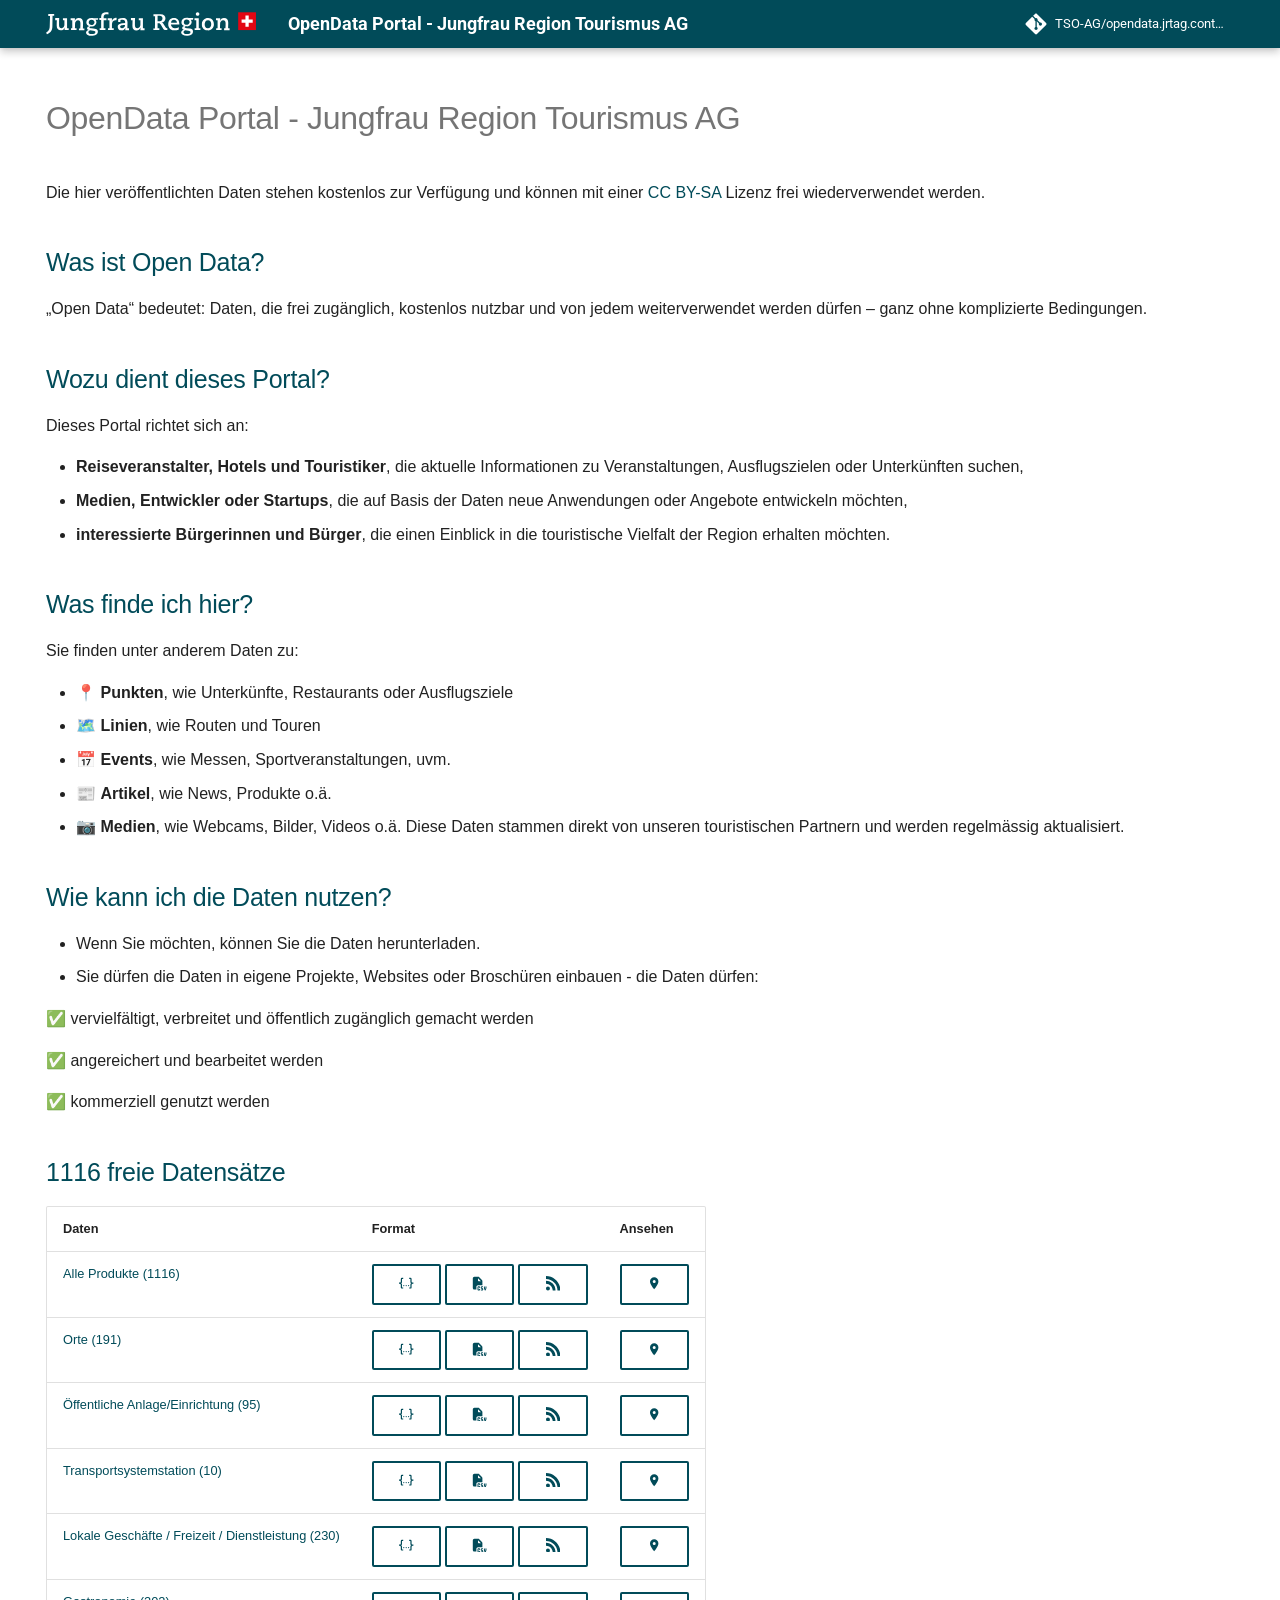
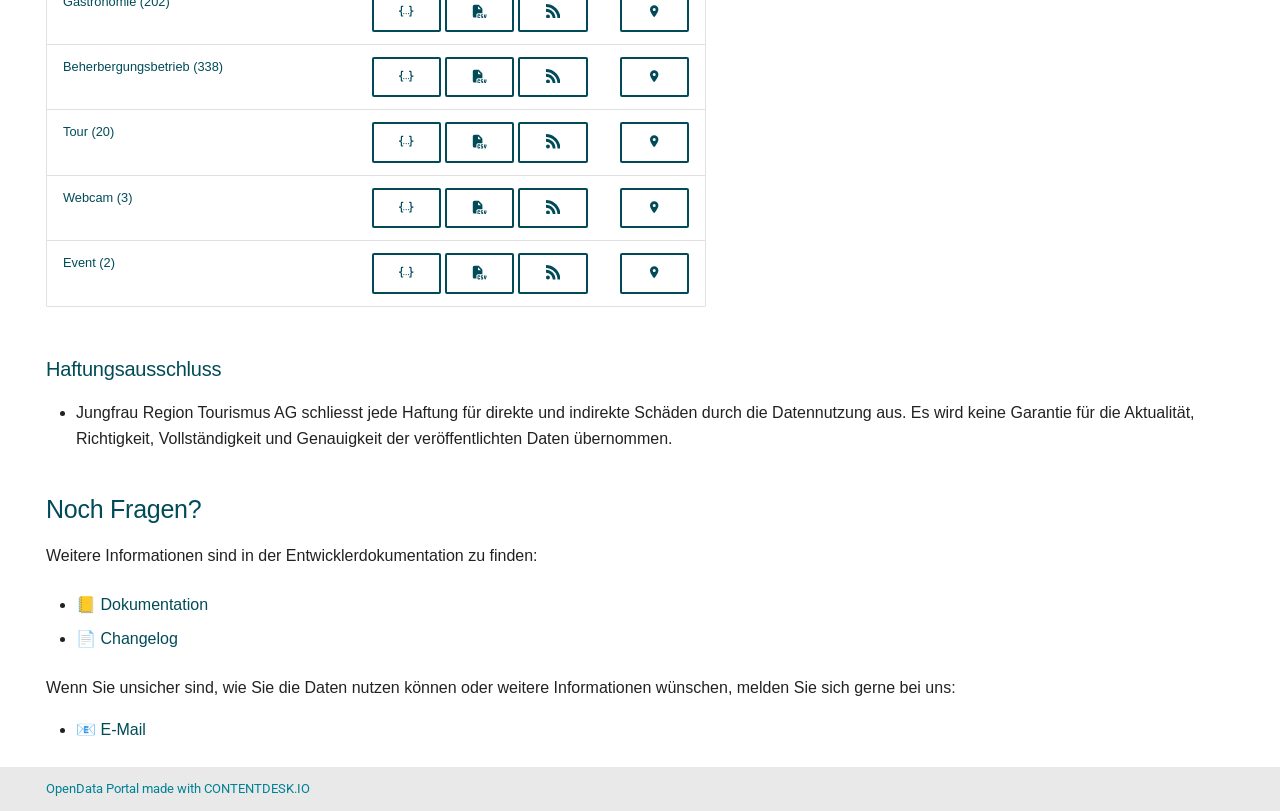
<file: index.html>
<!doctype html>
<html lang="en" class="no-js">
  <head>
    
      <meta charset="utf-8">
      <meta name="viewport" content="width=device-width,initial-scale=1">
      
        <meta name="description" content="Hier finden Sie öffentlich zugängliche touristische Datensätze wie Unterkünfte, Erlebnisse und Gastronomiebetriebe, bereitgestellt von Jungfrau Region Tourismus AG.">
      
      
      
        <link rel="canonical" href="https://opendata.jrtag.contentdesk.io/">
      
      
      
        <link rel="next" href="CHANGELOG-2.0/">
      
      
        
      
      
      <link rel="icon" href="assets/favicon-180-180.png">
      <meta name="generator" content="mkdocs-1.6.1, mkdocs-material-9.8.2">
    
    
      
        <title>OpenData Portal - Jungfrau Region Tourismus AG</title>
      
    
    
      <link rel="stylesheet" href="assets/stylesheets/main.57a0d79d.min.css">
      
      


    
    
      
    
    
      
        
        
        <link rel="preconnect" href="https://fonts.gstatic.com" crossorigin>
        <link rel="stylesheet" href="https://fonts.googleapis.com/css?family=Roboto:300,300i,400,400i,700,700i%7CRoboto+Mono:400,400i,700,700i&display=fallback">
        <style>:root{--md-text-font:"Roboto";--md-code-font:"Roboto Mono"}</style>
      
    
    
      <link rel="stylesheet" href="stylesheets/extra.css">
    
    <script>__md_scope=new URL(".",location),__md_hash=e=>[...e].reduce(((e,_)=>(e<<5)-e+_.charCodeAt(0)),0),__md_get=(e,_=localStorage,t=__md_scope)=>JSON.parse(_.getItem(t.pathname+"."+e)),__md_set=(e,_,t=localStorage,a=__md_scope)=>{try{t.setItem(a.pathname+"."+e,JSON.stringify(_))}catch(e){}}</script>
    
      

    
    
  </head>
  
  
    <body dir="ltr">
  
    
    <input class="md-toggle" data-md-toggle="drawer" type="checkbox" id="__drawer" autocomplete="off">
    <input class="md-toggle" data-md-toggle="search" type="checkbox" id="__search" autocomplete="off">
    <label class="md-overlay" for="__drawer"></label>
    <div data-md-component="skip">
      
        
        <a href="#opendata-portal-jungfrau-region-tourismus-ag" class="md-skip">
          Skip to content
        </a>
      
    </div>
    <div data-md-component="announce">
      
    </div>
    
    
      

  

<header class="md-header md-header--shadow" data-md-component="header">
  <nav class="md-header__inner md-grid" aria-label="Header">
    <a href="." title="OpenData Portal - Jungfrau Region Tourismus AG" class="md-header__button md-logo" aria-label="OpenData Portal - Jungfrau Region Tourismus AG" data-md-component="logo">
      
  <img src="assets/logo.svg" alt="logo">

    </a>
    <label class="md-header__button md-icon" for="__drawer">
      
      <svg xmlns="http://www.w3.org/2000/svg" viewBox="0 0 24 24"><path d="M3 6h18v2H3zm0 5h18v2H3zm0 5h18v2H3z"/></svg>
    </label>
    <div class="md-header__title" data-md-component="header-title">
      <div class="md-header__ellipsis">
        <div class="md-header__topic">
          <span class="md-ellipsis">
            OpenData Portal - Jungfrau Region Tourismus AG
          </span>
        </div>
        <div class="md-header__topic" data-md-component="header-topic">
          <span class="md-ellipsis">
            
              OpenData Portal - Jungfrau Region Tourismus AG
            
          </span>
        </div>
      </div>
    </div>
    
    
      <script>var palette=__md_get("__palette");if(palette&&palette.color){if("(prefers-color-scheme)"===palette.color.media){var media=matchMedia("(prefers-color-scheme: light)"),input=document.querySelector(media.matches?"[data-md-color-media='(prefers-color-scheme: light)']":"[data-md-color-media='(prefers-color-scheme: dark)']");palette.color.media=input.getAttribute("data-md-color-media"),palette.color.scheme=input.getAttribute("data-md-color-scheme"),palette.color.primary=input.getAttribute("data-md-color-primary"),palette.color.accent=input.getAttribute("data-md-color-accent")}for(var[key,value]of Object.entries(palette.color))document.body.setAttribute("data-md-color-"+key,value)}</script>
    
    
    
    
      <div class="md-header__source">
        <a href="https://github.com/TSO-AG/opendata.jrtag.contentdesk.io/" title="Go to repository" class="md-source" data-md-component="source">
  <div class="md-source__icon md-icon">
    
    <svg xmlns="http://www.w3.org/2000/svg" viewBox="0 0 448 512"><!--! Font Awesome Free 7.1.0 by @fontawesome - https://fontawesome.com License - https://fontawesome.com/license/free (Icons: CC BY 4.0, Fonts: SIL OFL 1.1, Code: MIT License) Copyright 2025 Fonticons, Inc.--><path d="M439.6 236.1 244 40.5c-5.4-5.5-12.8-8.5-20.4-8.5s-15 3-20.4 8.4L162.5 81l51.5 51.5c27.1-9.1 52.7 16.8 43.4 43.7l49.7 49.7c34.2-11.8 61.2 31 35.5 56.7-26.5 26.5-70.2-2.9-56-37.3L240.3 199v121.9c25.3 12.5 22.3 41.8 9.1 55-6.4 6.4-15.2 10.1-24.3 10.1s-17.8-3.6-24.3-10.1c-17.6-17.6-11.1-46.9 11.2-56v-123c-20.8-8.5-24.6-30.7-18.6-45L142.6 101 8.5 235.1C3 240.6 0 247.9 0 255.5s3 15 8.5 20.4l195.6 195.7c5.4 5.4 12.7 8.4 20.4 8.4s15-3 20.4-8.4l194.7-194.7c5.4-5.4 8.4-12.8 8.4-20.4s-3-15-8.4-20.4"/></svg>
  </div>
  <div class="md-source__repository">
    TSO-AG/opendata.jrtag.contentdesk.io
  </div>
</a>
      </div>
    
  </nav>
  
</header>
    
    <div class="md-container" data-md-component="container">
      
      
        
          
        
      
      <main class="md-main" data-md-component="main">
        <div class="md-main__inner md-grid">
          
            
              
                
              
              <div class="md-sidebar md-sidebar--primary" data-md-component="sidebar" data-md-type="navigation" hidden>
                <div class="md-sidebar__scrollwrap">
                  <div class="md-sidebar__inner">
                    



<nav class="md-nav md-nav--primary" aria-label="Navigation" data-md-level="0">
  <label class="md-nav__title" for="__drawer">
    <a href="." title="OpenData Portal - Jungfrau Region Tourismus AG" class="md-nav__button md-logo" aria-label="OpenData Portal - Jungfrau Region Tourismus AG" data-md-component="logo">
      
  <img src="assets/logo.svg" alt="logo">

    </a>
    OpenData Portal - Jungfrau Region Tourismus AG
  </label>
  
    <div class="md-nav__source">
      <a href="https://github.com/TSO-AG/opendata.jrtag.contentdesk.io/" title="Go to repository" class="md-source" data-md-component="source">
  <div class="md-source__icon md-icon">
    
    <svg xmlns="http://www.w3.org/2000/svg" viewBox="0 0 448 512"><!--! Font Awesome Free 7.1.0 by @fontawesome - https://fontawesome.com License - https://fontawesome.com/license/free (Icons: CC BY 4.0, Fonts: SIL OFL 1.1, Code: MIT License) Copyright 2025 Fonticons, Inc.--><path d="M439.6 236.1 244 40.5c-5.4-5.5-12.8-8.5-20.4-8.5s-15 3-20.4 8.4L162.5 81l51.5 51.5c27.1-9.1 52.7 16.8 43.4 43.7l49.7 49.7c34.2-11.8 61.2 31 35.5 56.7-26.5 26.5-70.2-2.9-56-37.3L240.3 199v121.9c25.3 12.5 22.3 41.8 9.1 55-6.4 6.4-15.2 10.1-24.3 10.1s-17.8-3.6-24.3-10.1c-17.6-17.6-11.1-46.9 11.2-56v-123c-20.8-8.5-24.6-30.7-18.6-45L142.6 101 8.5 235.1C3 240.6 0 247.9 0 255.5s3 15 8.5 20.4l195.6 195.7c5.4 5.4 12.7 8.4 20.4 8.4s15-3 20.4-8.4l194.7-194.7c5.4-5.4 8.4-12.8 8.4-20.4s-3-15-8.4-20.4"/></svg>
  </div>
  <div class="md-source__repository">
    TSO-AG/opendata.jrtag.contentdesk.io
  </div>
</a>
    </div>
  
  <ul class="md-nav__list" data-md-scrollfix>
    
      
      
  
  
    
  
  
  
    <li class="md-nav__item md-nav__item--active">
      
      <input class="md-nav__toggle md-toggle" type="checkbox" id="__toc">
      
      
        
      
      
        <label class="md-nav__link md-nav__link--active" for="__toc">
          
  
  
  <span class="md-ellipsis">
    
  
    OpenData Portal - Jungfrau Region Tourismus AG
  

    
  </span>
  
  

          <span class="md-nav__icon md-icon"></span>
        </label>
      
      <a href="." class="md-nav__link md-nav__link--active">
        
  
  
  <span class="md-ellipsis">
    
  
    OpenData Portal - Jungfrau Region Tourismus AG
  

    
  </span>
  
  

      </a>
      
        

<nav class="md-nav md-nav--secondary" aria-label="Table of contents">
  
  
  
    
  
  
    <label class="md-nav__title" for="__toc">
      <span class="md-nav__icon md-icon"></span>
      Table of contents
    </label>
    <ul class="md-nav__list" data-md-component="toc" data-md-scrollfix>
      
        <li class="md-nav__item">
  <a href="#was-ist-open-data" class="md-nav__link">
    <span class="md-ellipsis">
      
        Was ist Open Data?
      
    </span>
  </a>
  
</li>
      
        <li class="md-nav__item">
  <a href="#wozu-dient-dieses-portal" class="md-nav__link">
    <span class="md-ellipsis">
      
        Wozu dient dieses Portal?
      
    </span>
  </a>
  
</li>
      
        <li class="md-nav__item">
  <a href="#was-finde-ich-hier" class="md-nav__link">
    <span class="md-ellipsis">
      
        Was finde ich hier?
      
    </span>
  </a>
  
</li>
      
        <li class="md-nav__item">
  <a href="#wie-kann-ich-die-daten-nutzen" class="md-nav__link">
    <span class="md-ellipsis">
      
        Wie kann ich die Daten nutzen?
      
    </span>
  </a>
  
</li>
      
        <li class="md-nav__item">
  <a href="#1116-freie-datensatze" class="md-nav__link">
    <span class="md-ellipsis">
      
        1116 freie Datensätze
      
    </span>
  </a>
  
    <nav class="md-nav" aria-label="1116 freie Datensätze">
      <ul class="md-nav__list">
        
          <li class="md-nav__item">
  <a href="#haftungsausschluss" class="md-nav__link">
    <span class="md-ellipsis">
      
        Haftungsausschluss
      
    </span>
  </a>
  
</li>
        
      </ul>
    </nav>
  
</li>
      
        <li class="md-nav__item">
  <a href="#noch-fragen" class="md-nav__link">
    <span class="md-ellipsis">
      
        Noch Fragen?
      
    </span>
  </a>
  
</li>
      
    </ul>
  
</nav>
      
    </li>
  

    
      
      
  
  
  
  
    <li class="md-nav__item">
      <a href="CHANGELOG-2.0/" class="md-nav__link">
        
  
  
  <span class="md-ellipsis">
    
  
    Change log
  

    
  </span>
  
  

      </a>
    </li>
  

    
      
      
  
  
  
  
    <li class="md-nav__item">
      <a href="CHANGELOG-2.1/" class="md-nav__link">
        
  
  
  <span class="md-ellipsis">
    
  
    Changelog 2.1 - 2025-09-23
  

    
  </span>
  
  

      </a>
    </li>
  

    
      
      
  
  
  
  
    <li class="md-nav__item">
      <a href="changelog/" class="md-nav__link">
        
  
  
  <span class="md-ellipsis">
    
  
    Change log
  

    
  </span>
  
  

      </a>
    </li>
  

    
      
      
  
  
  
  
    <li class="md-nav__item">
      <a href="documentation/" class="md-nav__link">
        
  
  
  <span class="md-ellipsis">
    
  
    Documentation
  

    
  </span>
  
  

      </a>
    </li>
  

    
  </ul>
</nav>
                  </div>
                </div>
              </div>
            
            
              
                
              
              <div class="md-sidebar md-sidebar--secondary" data-md-component="sidebar" data-md-type="toc" hidden>
                <div class="md-sidebar__scrollwrap">
                  <div class="md-sidebar__inner">
                    

<nav class="md-nav md-nav--secondary" aria-label="Table of contents">
  
  
  
    
  
  
    <label class="md-nav__title" for="__toc">
      <span class="md-nav__icon md-icon"></span>
      Table of contents
    </label>
    <ul class="md-nav__list" data-md-component="toc" data-md-scrollfix>
      
        <li class="md-nav__item">
  <a href="#was-ist-open-data" class="md-nav__link">
    <span class="md-ellipsis">
      
        Was ist Open Data?
      
    </span>
  </a>
  
</li>
      
        <li class="md-nav__item">
  <a href="#wozu-dient-dieses-portal" class="md-nav__link">
    <span class="md-ellipsis">
      
        Wozu dient dieses Portal?
      
    </span>
  </a>
  
</li>
      
        <li class="md-nav__item">
  <a href="#was-finde-ich-hier" class="md-nav__link">
    <span class="md-ellipsis">
      
        Was finde ich hier?
      
    </span>
  </a>
  
</li>
      
        <li class="md-nav__item">
  <a href="#wie-kann-ich-die-daten-nutzen" class="md-nav__link">
    <span class="md-ellipsis">
      
        Wie kann ich die Daten nutzen?
      
    </span>
  </a>
  
</li>
      
        <li class="md-nav__item">
  <a href="#1116-freie-datensatze" class="md-nav__link">
    <span class="md-ellipsis">
      
        1116 freie Datensätze
      
    </span>
  </a>
  
    <nav class="md-nav" aria-label="1116 freie Datensätze">
      <ul class="md-nav__list">
        
          <li class="md-nav__item">
  <a href="#haftungsausschluss" class="md-nav__link">
    <span class="md-ellipsis">
      
        Haftungsausschluss
      
    </span>
  </a>
  
</li>
        
      </ul>
    </nav>
  
</li>
      
        <li class="md-nav__item">
  <a href="#noch-fragen" class="md-nav__link">
    <span class="md-ellipsis">
      
        Noch Fragen?
      
    </span>
  </a>
  
</li>
      
    </ul>
  
</nav>
                  </div>
                </div>
              </div>
            
          
          
            <div class="md-content" data-md-component="content">
              
              <article class="md-content__inner md-typeset">
                
                  
  



  
  


<h1 id="opendata-portal-jungfrau-region-tourismus-ag">OpenData Portal - Jungfrau Region Tourismus AG</h1>
<p>Die hier veröffentlichten Daten stehen kostenlos zur Verfügung und können mit einer <a href="https://creativecommons.org/licenses/by-sa/4.0/deed.de">CC BY-SA</a> Lizenz frei wiederverwendet werden. </p>
<h2 id="was-ist-open-data">Was ist Open Data?</h2>
<p>„Open Data“ bedeutet: Daten, die frei zugänglich, kostenlos nutzbar und von jedem weiterverwendet werden dürfen – ganz ohne komplizierte Bedingungen.</p>
<h2 id="wozu-dient-dieses-portal">Wozu dient dieses Portal?</h2>
<p>Dieses Portal richtet sich an:</p>
<ul>
<li><strong>Reiseveranstalter, Hotels und Touristiker</strong>, die aktuelle Informationen zu Veranstaltungen, Ausflugszielen oder Unterkünften suchen,</li>
<li><strong>Medien, Entwickler oder Startups</strong>, die auf Basis der Daten neue Anwendungen oder Angebote entwickeln möchten,</li>
<li><strong>interessierte Bürgerinnen und Bürger</strong>, die einen Einblick in die touristische Vielfalt der Region erhalten möchten.</li>
</ul>
<h2 id="was-finde-ich-hier">Was finde ich hier?</h2>
<p>Sie finden unter anderem Daten zu:</p>
<ul>
<li>📍 <strong>Punkten</strong>, wie Unterkünfte, Restaurants oder Ausflugsziele</li>
<li>🗺️ <strong>Linien</strong>, wie Routen und Touren</li>
<li>📅 <strong>Events</strong>, wie Messen, Sportveranstaltungen, uvm.</li>
<li>📰 <strong>Artikel</strong>, wie News, Produkte o.ä.</li>
<li>📷 <strong>Medien</strong>, wie Webcams, Bilder, Videos o.ä.
Diese Daten stammen direkt von unseren touristischen Partnern und werden regelmässig aktualisiert.</li>
</ul>
<h2 id="wie-kann-ich-die-daten-nutzen">Wie kann ich die Daten nutzen?</h2>
<ul>
<li>Wenn Sie möchten, können Sie die Daten herunterladen.</li>
<li>Sie dürfen die Daten in eigene Projekte, Websites oder Broschüren einbauen - die Daten dürfen:</li>
</ul>
<p>✅ vervielfältigt, verbreitet und öffentlich zugänglich gemacht werden</p>
<p>✅ angereichert und bearbeitet werden</p>
<p>✅ kommerziell genutzt werden</p>
<h2 id="1116-freie-datensatze">1116 freie Datensätze</h2>
<table>
<thead>
<tr>
<th>Daten</th>
<th>Format</th>
<th>Ansehen</th>
</tr>
</thead>
<tbody>
<tr>
<td><a href="/api/products.json">Alle Produkte (1116)</a></td>
<td><a class="md-button" href="/api/products.json"><span class="twemoji"><svg xmlns="http://www.w3.org/2000/svg" viewBox="0 0 24 24"><path d="M5 3h2v2H5v5a2 2 0 0 1-2 2 2 2 0 0 1 2 2v5h2v2H5c-1.07-.27-2-.9-2-2v-4a2 2 0 0 0-2-2H0v-2h1a2 2 0 0 0 2-2V5a2 2 0 0 1 2-2m14 0a2 2 0 0 1 2 2v4a2 2 0 0 0 2 2h1v2h-1a2 2 0 0 0-2 2v4a2 2 0 0 1-2 2h-2v-2h2v-5a2 2 0 0 1 2-2 2 2 0 0 1-2-2V5h-2V3zm-7 12a1 1 0 0 1 1 1 1 1 0 0 1-1 1 1 1 0 0 1-1-1 1 1 0 0 1 1-1m-4 0a1 1 0 0 1 1 1 1 1 0 0 1-1 1 1 1 0 0 1-1-1 1 1 0 0 1 1-1m8 0a1 1 0 0 1 1 1 1 1 0 0 1-1 1 1 1 0 0 1-1-1 1 1 0 0 1 1-1"/></svg></span></a> <a class="md-button" href="/api/products.csv"><span class="twemoji"><svg xmlns="http://www.w3.org/2000/svg" viewBox="0 0 576 512"><!--! Font Awesome Free 7.1.0 by @fontawesome - https://fontawesome.com License - https://fontawesome.com/license/free (Icons: CC BY 4.0, Fonts: SIL OFL 1.1, Code: MIT License) Copyright 2025 Fonticons, Inc.--><path d="M96 0C60.7 0 32 28.7 32 64v384c0 35.3 28.7 64 64 64h80V400c0-35.3 28.7-64 64-64h176V170.5c0-17-6.7-33.3-18.7-45.3L290.7 18.7C278.7 6.7 262.5 0 245.5 0zm261.5 176H264c-13.3 0-24-10.7-24-24V58.5zM264 380c-24.3 0-44 19.7-44 44v80c0 24.3 19.7 44 44 44h16c24.3 0 44-19.7 44-44v-8c0-11-9-20-20-20s-20 9-20 20v8c0 2.2-1.8 4-4 4h-16c-2.2 0-4-1.8-4-4v-80c0-2.2 1.8-4 4-4h16c2.2 0 4 1.8 4 4v8c0 11 9 20 20 20s20-9 20-20v-8c0-24.3-19.7-44-44-44zm136 0c-28.7 0-52 23.3-52 52s23.3 52 52 52c6.6 0 12 5.4 12 12s-5.4 12-12 12h-32c-11 0-20 9-20 20s9 20 20 20h32c28.7 0 52-23.3 52-52s-23.3-52-52-52c-6.6 0-12-5.4-12-12s5.4-12 12-12h24c11 0 20-9 20-20s-9-20-20-20zm96 0c-11 0-20 9-20 20v31.6c0 35.5 10.5 70.3 30.2 99.8l5.1 7.7c3.7 5.6 10 8.9 16.6 8.9s12.9-3.3 16.6-8.9l5.1-7.7c19.7-29.6 30.2-64.3 30.2-99.8V400c0-11-9-20-20-20s-20 9-20 20v31.6c0 19.6-4.1 38.9-12 56.7-7.9-17.8-12-37.1-12-56.7V400c0-11-9-20-20-20z"/></svg></span></a> <a class="md-button" href="/api/products.rss"><span class="twemoji"><svg xmlns="http://www.w3.org/2000/svg" viewBox="0 0 24 24"><path d="M19.199 24C19.199 13.467 10.533 4.8 0 4.8V0c13.165 0 24 10.835 24 24zM3.291 17.415a3.3 3.3 0 0 1 3.293 3.295A3.303 3.303 0 0 1 3.283 24C1.47 24 0 22.526 0 20.71s1.475-3.294 3.291-3.295M15.909 24h-4.665c0-6.169-5.075-11.245-11.244-11.245V8.09c8.727 0 15.909 7.184 15.909 15.91"/></svg></span></a></td>
<td><a class="md-button" href="/map/products.html"><span class="twemoji"><svg xmlns="http://www.w3.org/2000/svg" viewBox="0 0 24 24"><path d="M12 11.5A2.5 2.5 0 0 1 9.5 9 2.5 2.5 0 0 1 12 6.5 2.5 2.5 0 0 1 14.5 9a2.5 2.5 0 0 1-2.5 2.5M12 2a7 7 0 0 0-7 7c0 5.25 7 13 7 13s7-7.75 7-13a7 7 0 0 0-7-7"/></svg></span></a></td>
</tr>
<tr>
<td><a href="/api/Place.json">Orte (191)</a></td>
<td><a class="md-button" href="/api/Place.json"><span class="twemoji"><svg xmlns="http://www.w3.org/2000/svg" viewBox="0 0 24 24"><path d="M5 3h2v2H5v5a2 2 0 0 1-2 2 2 2 0 0 1 2 2v5h2v2H5c-1.07-.27-2-.9-2-2v-4a2 2 0 0 0-2-2H0v-2h1a2 2 0 0 0 2-2V5a2 2 0 0 1 2-2m14 0a2 2 0 0 1 2 2v4a2 2 0 0 0 2 2h1v2h-1a2 2 0 0 0-2 2v4a2 2 0 0 1-2 2h-2v-2h2v-5a2 2 0 0 1 2-2 2 2 0 0 1-2-2V5h-2V3zm-7 12a1 1 0 0 1 1 1 1 1 0 0 1-1 1 1 1 0 0 1-1-1 1 1 0 0 1 1-1m-4 0a1 1 0 0 1 1 1 1 1 0 0 1-1 1 1 1 0 0 1-1-1 1 1 0 0 1 1-1m8 0a1 1 0 0 1 1 1 1 1 0 0 1-1 1 1 1 0 0 1-1-1 1 1 0 0 1 1-1"/></svg></span></a> <a class="md-button" href="/api/Place.csv"><span class="twemoji"><svg xmlns="http://www.w3.org/2000/svg" viewBox="0 0 576 512"><!--! Font Awesome Free 7.1.0 by @fontawesome - https://fontawesome.com License - https://fontawesome.com/license/free (Icons: CC BY 4.0, Fonts: SIL OFL 1.1, Code: MIT License) Copyright 2025 Fonticons, Inc.--><path d="M96 0C60.7 0 32 28.7 32 64v384c0 35.3 28.7 64 64 64h80V400c0-35.3 28.7-64 64-64h176V170.5c0-17-6.7-33.3-18.7-45.3L290.7 18.7C278.7 6.7 262.5 0 245.5 0zm261.5 176H264c-13.3 0-24-10.7-24-24V58.5zM264 380c-24.3 0-44 19.7-44 44v80c0 24.3 19.7 44 44 44h16c24.3 0 44-19.7 44-44v-8c0-11-9-20-20-20s-20 9-20 20v8c0 2.2-1.8 4-4 4h-16c-2.2 0-4-1.8-4-4v-80c0-2.2 1.8-4 4-4h16c2.2 0 4 1.8 4 4v8c0 11 9 20 20 20s20-9 20-20v-8c0-24.3-19.7-44-44-44zm136 0c-28.7 0-52 23.3-52 52s23.3 52 52 52c6.6 0 12 5.4 12 12s-5.4 12-12 12h-32c-11 0-20 9-20 20s9 20 20 20h32c28.7 0 52-23.3 52-52s-23.3-52-52-52c-6.6 0-12-5.4-12-12s5.4-12 12-12h24c11 0 20-9 20-20s-9-20-20-20zm96 0c-11 0-20 9-20 20v31.6c0 35.5 10.5 70.3 30.2 99.8l5.1 7.7c3.7 5.6 10 8.9 16.6 8.9s12.9-3.3 16.6-8.9l5.1-7.7c19.7-29.6 30.2-64.3 30.2-99.8V400c0-11-9-20-20-20s-20 9-20 20v31.6c0 19.6-4.1 38.9-12 56.7-7.9-17.8-12-37.1-12-56.7V400c0-11-9-20-20-20z"/></svg></span></a> <a class="md-button" href="/api/Place.rss"><span class="twemoji"><svg xmlns="http://www.w3.org/2000/svg" viewBox="0 0 24 24"><path d="M19.199 24C19.199 13.467 10.533 4.8 0 4.8V0c13.165 0 24 10.835 24 24zM3.291 17.415a3.3 3.3 0 0 1 3.293 3.295A3.303 3.303 0 0 1 3.283 24C1.47 24 0 22.526 0 20.71s1.475-3.294 3.291-3.295M15.909 24h-4.665c0-6.169-5.075-11.245-11.244-11.245V8.09c8.727 0 15.909 7.184 15.909 15.91"/></svg></span></a></td>
<td><a class="md-button" href="/map/Place.html"><span class="twemoji"><svg xmlns="http://www.w3.org/2000/svg" viewBox="0 0 24 24"><path d="M12 11.5A2.5 2.5 0 0 1 9.5 9 2.5 2.5 0 0 1 12 6.5 2.5 2.5 0 0 1 14.5 9a2.5 2.5 0 0 1-2.5 2.5M12 2a7 7 0 0 0-7 7c0 5.25 7 13 7 13s7-7.75 7-13a7 7 0 0 0-7-7"/></svg></span></a></td>
</tr>
<tr>
<td><a href="/api/CivicStructure.json">Öffentliche Anlage/Einrichtung (95)</a></td>
<td><a class="md-button" href="/api/CivicStructure.json"><span class="twemoji"><svg xmlns="http://www.w3.org/2000/svg" viewBox="0 0 24 24"><path d="M5 3h2v2H5v5a2 2 0 0 1-2 2 2 2 0 0 1 2 2v5h2v2H5c-1.07-.27-2-.9-2-2v-4a2 2 0 0 0-2-2H0v-2h1a2 2 0 0 0 2-2V5a2 2 0 0 1 2-2m14 0a2 2 0 0 1 2 2v4a2 2 0 0 0 2 2h1v2h-1a2 2 0 0 0-2 2v4a2 2 0 0 1-2 2h-2v-2h2v-5a2 2 0 0 1 2-2 2 2 0 0 1-2-2V5h-2V3zm-7 12a1 1 0 0 1 1 1 1 1 0 0 1-1 1 1 1 0 0 1-1-1 1 1 0 0 1 1-1m-4 0a1 1 0 0 1 1 1 1 1 0 0 1-1 1 1 1 0 0 1-1-1 1 1 0 0 1 1-1m8 0a1 1 0 0 1 1 1 1 1 0 0 1-1 1 1 1 0 0 1-1-1 1 1 0 0 1 1-1"/></svg></span></a> <a class="md-button" href="/api/CivicStructure.csv"><span class="twemoji"><svg xmlns="http://www.w3.org/2000/svg" viewBox="0 0 576 512"><!--! Font Awesome Free 7.1.0 by @fontawesome - https://fontawesome.com License - https://fontawesome.com/license/free (Icons: CC BY 4.0, Fonts: SIL OFL 1.1, Code: MIT License) Copyright 2025 Fonticons, Inc.--><path d="M96 0C60.7 0 32 28.7 32 64v384c0 35.3 28.7 64 64 64h80V400c0-35.3 28.7-64 64-64h176V170.5c0-17-6.7-33.3-18.7-45.3L290.7 18.7C278.7 6.7 262.5 0 245.5 0zm261.5 176H264c-13.3 0-24-10.7-24-24V58.5zM264 380c-24.3 0-44 19.7-44 44v80c0 24.3 19.7 44 44 44h16c24.3 0 44-19.7 44-44v-8c0-11-9-20-20-20s-20 9-20 20v8c0 2.2-1.8 4-4 4h-16c-2.2 0-4-1.8-4-4v-80c0-2.2 1.8-4 4-4h16c2.2 0 4 1.8 4 4v8c0 11 9 20 20 20s20-9 20-20v-8c0-24.3-19.7-44-44-44zm136 0c-28.7 0-52 23.3-52 52s23.3 52 52 52c6.6 0 12 5.4 12 12s-5.4 12-12 12h-32c-11 0-20 9-20 20s9 20 20 20h32c28.7 0 52-23.3 52-52s-23.3-52-52-52c-6.6 0-12-5.4-12-12s5.4-12 12-12h24c11 0 20-9 20-20s-9-20-20-20zm96 0c-11 0-20 9-20 20v31.6c0 35.5 10.5 70.3 30.2 99.8l5.1 7.7c3.7 5.6 10 8.9 16.6 8.9s12.9-3.3 16.6-8.9l5.1-7.7c19.7-29.6 30.2-64.3 30.2-99.8V400c0-11-9-20-20-20s-20 9-20 20v31.6c0 19.6-4.1 38.9-12 56.7-7.9-17.8-12-37.1-12-56.7V400c0-11-9-20-20-20z"/></svg></span></a> <a class="md-button" href="/api/CivicStructure.rss"><span class="twemoji"><svg xmlns="http://www.w3.org/2000/svg" viewBox="0 0 24 24"><path d="M19.199 24C19.199 13.467 10.533 4.8 0 4.8V0c13.165 0 24 10.835 24 24zM3.291 17.415a3.3 3.3 0 0 1 3.293 3.295A3.303 3.303 0 0 1 3.283 24C1.47 24 0 22.526 0 20.71s1.475-3.294 3.291-3.295M15.909 24h-4.665c0-6.169-5.075-11.245-11.244-11.245V8.09c8.727 0 15.909 7.184 15.909 15.91"/></svg></span></a></td>
<td><a class="md-button" href="/map/CivicStructure.html"><span class="twemoji"><svg xmlns="http://www.w3.org/2000/svg" viewBox="0 0 24 24"><path d="M12 11.5A2.5 2.5 0 0 1 9.5 9 2.5 2.5 0 0 1 12 6.5 2.5 2.5 0 0 1 14.5 9a2.5 2.5 0 0 1-2.5 2.5M12 2a7 7 0 0 0-7 7c0 5.25 7 13 7 13s7-7.75 7-13a7 7 0 0 0-7-7"/></svg></span></a></td>
</tr>
<tr>
<td><a href="/api/TransportationSystem.json">Transportsystemstation (10)</a></td>
<td><a class="md-button" href="/api/TransportationSystem.json"><span class="twemoji"><svg xmlns="http://www.w3.org/2000/svg" viewBox="0 0 24 24"><path d="M5 3h2v2H5v5a2 2 0 0 1-2 2 2 2 0 0 1 2 2v5h2v2H5c-1.07-.27-2-.9-2-2v-4a2 2 0 0 0-2-2H0v-2h1a2 2 0 0 0 2-2V5a2 2 0 0 1 2-2m14 0a2 2 0 0 1 2 2v4a2 2 0 0 0 2 2h1v2h-1a2 2 0 0 0-2 2v4a2 2 0 0 1-2 2h-2v-2h2v-5a2 2 0 0 1 2-2 2 2 0 0 1-2-2V5h-2V3zm-7 12a1 1 0 0 1 1 1 1 1 0 0 1-1 1 1 1 0 0 1-1-1 1 1 0 0 1 1-1m-4 0a1 1 0 0 1 1 1 1 1 0 0 1-1 1 1 1 0 0 1-1-1 1 1 0 0 1 1-1m8 0a1 1 0 0 1 1 1 1 1 0 0 1-1 1 1 1 0 0 1-1-1 1 1 0 0 1 1-1"/></svg></span></a> <a class="md-button" href="/api/TransportationSystem.csv"><span class="twemoji"><svg xmlns="http://www.w3.org/2000/svg" viewBox="0 0 576 512"><!--! Font Awesome Free 7.1.0 by @fontawesome - https://fontawesome.com License - https://fontawesome.com/license/free (Icons: CC BY 4.0, Fonts: SIL OFL 1.1, Code: MIT License) Copyright 2025 Fonticons, Inc.--><path d="M96 0C60.7 0 32 28.7 32 64v384c0 35.3 28.7 64 64 64h80V400c0-35.3 28.7-64 64-64h176V170.5c0-17-6.7-33.3-18.7-45.3L290.7 18.7C278.7 6.7 262.5 0 245.5 0zm261.5 176H264c-13.3 0-24-10.7-24-24V58.5zM264 380c-24.3 0-44 19.7-44 44v80c0 24.3 19.7 44 44 44h16c24.3 0 44-19.7 44-44v-8c0-11-9-20-20-20s-20 9-20 20v8c0 2.2-1.8 4-4 4h-16c-2.2 0-4-1.8-4-4v-80c0-2.2 1.8-4 4-4h16c2.2 0 4 1.8 4 4v8c0 11 9 20 20 20s20-9 20-20v-8c0-24.3-19.7-44-44-44zm136 0c-28.7 0-52 23.3-52 52s23.3 52 52 52c6.6 0 12 5.4 12 12s-5.4 12-12 12h-32c-11 0-20 9-20 20s9 20 20 20h32c28.7 0 52-23.3 52-52s-23.3-52-52-52c-6.6 0-12-5.4-12-12s5.4-12 12-12h24c11 0 20-9 20-20s-9-20-20-20zm96 0c-11 0-20 9-20 20v31.6c0 35.5 10.5 70.3 30.2 99.8l5.1 7.7c3.7 5.6 10 8.9 16.6 8.9s12.9-3.3 16.6-8.9l5.1-7.7c19.7-29.6 30.2-64.3 30.2-99.8V400c0-11-9-20-20-20s-20 9-20 20v31.6c0 19.6-4.1 38.9-12 56.7-7.9-17.8-12-37.1-12-56.7V400c0-11-9-20-20-20z"/></svg></span></a> <a class="md-button" href="/api/TransportationSystem.rss"><span class="twemoji"><svg xmlns="http://www.w3.org/2000/svg" viewBox="0 0 24 24"><path d="M19.199 24C19.199 13.467 10.533 4.8 0 4.8V0c13.165 0 24 10.835 24 24zM3.291 17.415a3.3 3.3 0 0 1 3.293 3.295A3.303 3.303 0 0 1 3.283 24C1.47 24 0 22.526 0 20.71s1.475-3.294 3.291-3.295M15.909 24h-4.665c0-6.169-5.075-11.245-11.244-11.245V8.09c8.727 0 15.909 7.184 15.909 15.91"/></svg></span></a></td>
<td><a class="md-button" href="/map/TransportationSystem.html"><span class="twemoji"><svg xmlns="http://www.w3.org/2000/svg" viewBox="0 0 24 24"><path d="M12 11.5A2.5 2.5 0 0 1 9.5 9 2.5 2.5 0 0 1 12 6.5 2.5 2.5 0 0 1 14.5 9a2.5 2.5 0 0 1-2.5 2.5M12 2a7 7 0 0 0-7 7c0 5.25 7 13 7 13s7-7.75 7-13a7 7 0 0 0-7-7"/></svg></span></a></td>
</tr>
<tr>
<td><a href="/api/LocalBusiness.json">Lokale Geschäfte / Freizeit / Dienstleistung (230)</a></td>
<td><a class="md-button" href="/api/LocalBusiness.json"><span class="twemoji"><svg xmlns="http://www.w3.org/2000/svg" viewBox="0 0 24 24"><path d="M5 3h2v2H5v5a2 2 0 0 1-2 2 2 2 0 0 1 2 2v5h2v2H5c-1.07-.27-2-.9-2-2v-4a2 2 0 0 0-2-2H0v-2h1a2 2 0 0 0 2-2V5a2 2 0 0 1 2-2m14 0a2 2 0 0 1 2 2v4a2 2 0 0 0 2 2h1v2h-1a2 2 0 0 0-2 2v4a2 2 0 0 1-2 2h-2v-2h2v-5a2 2 0 0 1 2-2 2 2 0 0 1-2-2V5h-2V3zm-7 12a1 1 0 0 1 1 1 1 1 0 0 1-1 1 1 1 0 0 1-1-1 1 1 0 0 1 1-1m-4 0a1 1 0 0 1 1 1 1 1 0 0 1-1 1 1 1 0 0 1-1-1 1 1 0 0 1 1-1m8 0a1 1 0 0 1 1 1 1 1 0 0 1-1 1 1 1 0 0 1-1-1 1 1 0 0 1 1-1"/></svg></span></a> <a class="md-button" href="/api/LocalBusiness.csv"><span class="twemoji"><svg xmlns="http://www.w3.org/2000/svg" viewBox="0 0 576 512"><!--! Font Awesome Free 7.1.0 by @fontawesome - https://fontawesome.com License - https://fontawesome.com/license/free (Icons: CC BY 4.0, Fonts: SIL OFL 1.1, Code: MIT License) Copyright 2025 Fonticons, Inc.--><path d="M96 0C60.7 0 32 28.7 32 64v384c0 35.3 28.7 64 64 64h80V400c0-35.3 28.7-64 64-64h176V170.5c0-17-6.7-33.3-18.7-45.3L290.7 18.7C278.7 6.7 262.5 0 245.5 0zm261.5 176H264c-13.3 0-24-10.7-24-24V58.5zM264 380c-24.3 0-44 19.7-44 44v80c0 24.3 19.7 44 44 44h16c24.3 0 44-19.7 44-44v-8c0-11-9-20-20-20s-20 9-20 20v8c0 2.2-1.8 4-4 4h-16c-2.2 0-4-1.8-4-4v-80c0-2.2 1.8-4 4-4h16c2.2 0 4 1.8 4 4v8c0 11 9 20 20 20s20-9 20-20v-8c0-24.3-19.7-44-44-44zm136 0c-28.7 0-52 23.3-52 52s23.3 52 52 52c6.6 0 12 5.4 12 12s-5.4 12-12 12h-32c-11 0-20 9-20 20s9 20 20 20h32c28.7 0 52-23.3 52-52s-23.3-52-52-52c-6.6 0-12-5.4-12-12s5.4-12 12-12h24c11 0 20-9 20-20s-9-20-20-20zm96 0c-11 0-20 9-20 20v31.6c0 35.5 10.5 70.3 30.2 99.8l5.1 7.7c3.7 5.6 10 8.9 16.6 8.9s12.9-3.3 16.6-8.9l5.1-7.7c19.7-29.6 30.2-64.3 30.2-99.8V400c0-11-9-20-20-20s-20 9-20 20v31.6c0 19.6-4.1 38.9-12 56.7-7.9-17.8-12-37.1-12-56.7V400c0-11-9-20-20-20z"/></svg></span></a> <a class="md-button" href="/api/LocalBusiness.rss"><span class="twemoji"><svg xmlns="http://www.w3.org/2000/svg" viewBox="0 0 24 24"><path d="M19.199 24C19.199 13.467 10.533 4.8 0 4.8V0c13.165 0 24 10.835 24 24zM3.291 17.415a3.3 3.3 0 0 1 3.293 3.295A3.303 3.303 0 0 1 3.283 24C1.47 24 0 22.526 0 20.71s1.475-3.294 3.291-3.295M15.909 24h-4.665c0-6.169-5.075-11.245-11.244-11.245V8.09c8.727 0 15.909 7.184 15.909 15.91"/></svg></span></a></td>
<td><a class="md-button" href="/map/LocalBusiness.html"><span class="twemoji"><svg xmlns="http://www.w3.org/2000/svg" viewBox="0 0 24 24"><path d="M12 11.5A2.5 2.5 0 0 1 9.5 9 2.5 2.5 0 0 1 12 6.5 2.5 2.5 0 0 1 14.5 9a2.5 2.5 0 0 1-2.5 2.5M12 2a7 7 0 0 0-7 7c0 5.25 7 13 7 13s7-7.75 7-13a7 7 0 0 0-7-7"/></svg></span></a></td>
</tr>
<tr>
<td><a href="/api/FoodEstablishment.json">Gastronomie (202)</a></td>
<td><a class="md-button" href="/api/FoodEstablishment.json"><span class="twemoji"><svg xmlns="http://www.w3.org/2000/svg" viewBox="0 0 24 24"><path d="M5 3h2v2H5v5a2 2 0 0 1-2 2 2 2 0 0 1 2 2v5h2v2H5c-1.07-.27-2-.9-2-2v-4a2 2 0 0 0-2-2H0v-2h1a2 2 0 0 0 2-2V5a2 2 0 0 1 2-2m14 0a2 2 0 0 1 2 2v4a2 2 0 0 0 2 2h1v2h-1a2 2 0 0 0-2 2v4a2 2 0 0 1-2 2h-2v-2h2v-5a2 2 0 0 1 2-2 2 2 0 0 1-2-2V5h-2V3zm-7 12a1 1 0 0 1 1 1 1 1 0 0 1-1 1 1 1 0 0 1-1-1 1 1 0 0 1 1-1m-4 0a1 1 0 0 1 1 1 1 1 0 0 1-1 1 1 1 0 0 1-1-1 1 1 0 0 1 1-1m8 0a1 1 0 0 1 1 1 1 1 0 0 1-1 1 1 1 0 0 1-1-1 1 1 0 0 1 1-1"/></svg></span></a> <a class="md-button" href="/api/FoodEstablishment.csv"><span class="twemoji"><svg xmlns="http://www.w3.org/2000/svg" viewBox="0 0 576 512"><!--! Font Awesome Free 7.1.0 by @fontawesome - https://fontawesome.com License - https://fontawesome.com/license/free (Icons: CC BY 4.0, Fonts: SIL OFL 1.1, Code: MIT License) Copyright 2025 Fonticons, Inc.--><path d="M96 0C60.7 0 32 28.7 32 64v384c0 35.3 28.7 64 64 64h80V400c0-35.3 28.7-64 64-64h176V170.5c0-17-6.7-33.3-18.7-45.3L290.7 18.7C278.7 6.7 262.5 0 245.5 0zm261.5 176H264c-13.3 0-24-10.7-24-24V58.5zM264 380c-24.3 0-44 19.7-44 44v80c0 24.3 19.7 44 44 44h16c24.3 0 44-19.7 44-44v-8c0-11-9-20-20-20s-20 9-20 20v8c0 2.2-1.8 4-4 4h-16c-2.2 0-4-1.8-4-4v-80c0-2.2 1.8-4 4-4h16c2.2 0 4 1.8 4 4v8c0 11 9 20 20 20s20-9 20-20v-8c0-24.3-19.7-44-44-44zm136 0c-28.7 0-52 23.3-52 52s23.3 52 52 52c6.6 0 12 5.4 12 12s-5.4 12-12 12h-32c-11 0-20 9-20 20s9 20 20 20h32c28.7 0 52-23.3 52-52s-23.3-52-52-52c-6.6 0-12-5.4-12-12s5.4-12 12-12h24c11 0 20-9 20-20s-9-20-20-20zm96 0c-11 0-20 9-20 20v31.6c0 35.5 10.5 70.3 30.2 99.8l5.1 7.7c3.7 5.6 10 8.9 16.6 8.9s12.9-3.3 16.6-8.9l5.1-7.7c19.7-29.6 30.2-64.3 30.2-99.8V400c0-11-9-20-20-20s-20 9-20 20v31.6c0 19.6-4.1 38.9-12 56.7-7.9-17.8-12-37.1-12-56.7V400c0-11-9-20-20-20z"/></svg></span></a> <a class="md-button" href="/api/FoodEstablishment.rss"><span class="twemoji"><svg xmlns="http://www.w3.org/2000/svg" viewBox="0 0 24 24"><path d="M19.199 24C19.199 13.467 10.533 4.8 0 4.8V0c13.165 0 24 10.835 24 24zM3.291 17.415a3.3 3.3 0 0 1 3.293 3.295A3.303 3.303 0 0 1 3.283 24C1.47 24 0 22.526 0 20.71s1.475-3.294 3.291-3.295M15.909 24h-4.665c0-6.169-5.075-11.245-11.244-11.245V8.09c8.727 0 15.909 7.184 15.909 15.91"/></svg></span></a></td>
<td><a class="md-button" href="/map/FoodEstablishment.html"><span class="twemoji"><svg xmlns="http://www.w3.org/2000/svg" viewBox="0 0 24 24"><path d="M12 11.5A2.5 2.5 0 0 1 9.5 9 2.5 2.5 0 0 1 12 6.5 2.5 2.5 0 0 1 14.5 9a2.5 2.5 0 0 1-2.5 2.5M12 2a7 7 0 0 0-7 7c0 5.25 7 13 7 13s7-7.75 7-13a7 7 0 0 0-7-7"/></svg></span></a></td>
</tr>
<tr>
<td><a href="/api/LodgingBusiness.json">Beherbergungsbetrieb (338)</a></td>
<td><a class="md-button" href="/api/LodgingBusiness.json"><span class="twemoji"><svg xmlns="http://www.w3.org/2000/svg" viewBox="0 0 24 24"><path d="M5 3h2v2H5v5a2 2 0 0 1-2 2 2 2 0 0 1 2 2v5h2v2H5c-1.07-.27-2-.9-2-2v-4a2 2 0 0 0-2-2H0v-2h1a2 2 0 0 0 2-2V5a2 2 0 0 1 2-2m14 0a2 2 0 0 1 2 2v4a2 2 0 0 0 2 2h1v2h-1a2 2 0 0 0-2 2v4a2 2 0 0 1-2 2h-2v-2h2v-5a2 2 0 0 1 2-2 2 2 0 0 1-2-2V5h-2V3zm-7 12a1 1 0 0 1 1 1 1 1 0 0 1-1 1 1 1 0 0 1-1-1 1 1 0 0 1 1-1m-4 0a1 1 0 0 1 1 1 1 1 0 0 1-1 1 1 1 0 0 1-1-1 1 1 0 0 1 1-1m8 0a1 1 0 0 1 1 1 1 1 0 0 1-1 1 1 1 0 0 1-1-1 1 1 0 0 1 1-1"/></svg></span></a> <a class="md-button" href="/api/LodgingBusiness.csv"><span class="twemoji"><svg xmlns="http://www.w3.org/2000/svg" viewBox="0 0 576 512"><!--! Font Awesome Free 7.1.0 by @fontawesome - https://fontawesome.com License - https://fontawesome.com/license/free (Icons: CC BY 4.0, Fonts: SIL OFL 1.1, Code: MIT License) Copyright 2025 Fonticons, Inc.--><path d="M96 0C60.7 0 32 28.7 32 64v384c0 35.3 28.7 64 64 64h80V400c0-35.3 28.7-64 64-64h176V170.5c0-17-6.7-33.3-18.7-45.3L290.7 18.7C278.7 6.7 262.5 0 245.5 0zm261.5 176H264c-13.3 0-24-10.7-24-24V58.5zM264 380c-24.3 0-44 19.7-44 44v80c0 24.3 19.7 44 44 44h16c24.3 0 44-19.7 44-44v-8c0-11-9-20-20-20s-20 9-20 20v8c0 2.2-1.8 4-4 4h-16c-2.2 0-4-1.8-4-4v-80c0-2.2 1.8-4 4-4h16c2.2 0 4 1.8 4 4v8c0 11 9 20 20 20s20-9 20-20v-8c0-24.3-19.7-44-44-44zm136 0c-28.7 0-52 23.3-52 52s23.3 52 52 52c6.6 0 12 5.4 12 12s-5.4 12-12 12h-32c-11 0-20 9-20 20s9 20 20 20h32c28.7 0 52-23.3 52-52s-23.3-52-52-52c-6.6 0-12-5.4-12-12s5.4-12 12-12h24c11 0 20-9 20-20s-9-20-20-20zm96 0c-11 0-20 9-20 20v31.6c0 35.5 10.5 70.3 30.2 99.8l5.1 7.7c3.7 5.6 10 8.9 16.6 8.9s12.9-3.3 16.6-8.9l5.1-7.7c19.7-29.6 30.2-64.3 30.2-99.8V400c0-11-9-20-20-20s-20 9-20 20v31.6c0 19.6-4.1 38.9-12 56.7-7.9-17.8-12-37.1-12-56.7V400c0-11-9-20-20-20z"/></svg></span></a> <a class="md-button" href="/api/LodgingBusiness.rss"><span class="twemoji"><svg xmlns="http://www.w3.org/2000/svg" viewBox="0 0 24 24"><path d="M19.199 24C19.199 13.467 10.533 4.8 0 4.8V0c13.165 0 24 10.835 24 24zM3.291 17.415a3.3 3.3 0 0 1 3.293 3.295A3.303 3.303 0 0 1 3.283 24C1.47 24 0 22.526 0 20.71s1.475-3.294 3.291-3.295M15.909 24h-4.665c0-6.169-5.075-11.245-11.244-11.245V8.09c8.727 0 15.909 7.184 15.909 15.91"/></svg></span></a></td>
<td><a class="md-button" href="/map/LodgingBusiness.html"><span class="twemoji"><svg xmlns="http://www.w3.org/2000/svg" viewBox="0 0 24 24"><path d="M12 11.5A2.5 2.5 0 0 1 9.5 9 2.5 2.5 0 0 1 12 6.5 2.5 2.5 0 0 1 14.5 9a2.5 2.5 0 0 1-2.5 2.5M12 2a7 7 0 0 0-7 7c0 5.25 7 13 7 13s7-7.75 7-13a7 7 0 0 0-7-7"/></svg></span></a></td>
</tr>
<tr>
<td><a href="/api/Tour.json">Tour (20)</a></td>
<td><a class="md-button" href="/api/Tour.json"><span class="twemoji"><svg xmlns="http://www.w3.org/2000/svg" viewBox="0 0 24 24"><path d="M5 3h2v2H5v5a2 2 0 0 1-2 2 2 2 0 0 1 2 2v5h2v2H5c-1.07-.27-2-.9-2-2v-4a2 2 0 0 0-2-2H0v-2h1a2 2 0 0 0 2-2V5a2 2 0 0 1 2-2m14 0a2 2 0 0 1 2 2v4a2 2 0 0 0 2 2h1v2h-1a2 2 0 0 0-2 2v4a2 2 0 0 1-2 2h-2v-2h2v-5a2 2 0 0 1 2-2 2 2 0 0 1-2-2V5h-2V3zm-7 12a1 1 0 0 1 1 1 1 1 0 0 1-1 1 1 1 0 0 1-1-1 1 1 0 0 1 1-1m-4 0a1 1 0 0 1 1 1 1 1 0 0 1-1 1 1 1 0 0 1-1-1 1 1 0 0 1 1-1m8 0a1 1 0 0 1 1 1 1 1 0 0 1-1 1 1 1 0 0 1-1-1 1 1 0 0 1 1-1"/></svg></span></a> <a class="md-button" href="/api/Tour.csv"><span class="twemoji"><svg xmlns="http://www.w3.org/2000/svg" viewBox="0 0 576 512"><!--! Font Awesome Free 7.1.0 by @fontawesome - https://fontawesome.com License - https://fontawesome.com/license/free (Icons: CC BY 4.0, Fonts: SIL OFL 1.1, Code: MIT License) Copyright 2025 Fonticons, Inc.--><path d="M96 0C60.7 0 32 28.7 32 64v384c0 35.3 28.7 64 64 64h80V400c0-35.3 28.7-64 64-64h176V170.5c0-17-6.7-33.3-18.7-45.3L290.7 18.7C278.7 6.7 262.5 0 245.5 0zm261.5 176H264c-13.3 0-24-10.7-24-24V58.5zM264 380c-24.3 0-44 19.7-44 44v80c0 24.3 19.7 44 44 44h16c24.3 0 44-19.7 44-44v-8c0-11-9-20-20-20s-20 9-20 20v8c0 2.2-1.8 4-4 4h-16c-2.2 0-4-1.8-4-4v-80c0-2.2 1.8-4 4-4h16c2.2 0 4 1.8 4 4v8c0 11 9 20 20 20s20-9 20-20v-8c0-24.3-19.7-44-44-44zm136 0c-28.7 0-52 23.3-52 52s23.3 52 52 52c6.6 0 12 5.4 12 12s-5.4 12-12 12h-32c-11 0-20 9-20 20s9 20 20 20h32c28.7 0 52-23.3 52-52s-23.3-52-52-52c-6.6 0-12-5.4-12-12s5.4-12 12-12h24c11 0 20-9 20-20s-9-20-20-20zm96 0c-11 0-20 9-20 20v31.6c0 35.5 10.5 70.3 30.2 99.8l5.1 7.7c3.7 5.6 10 8.9 16.6 8.9s12.9-3.3 16.6-8.9l5.1-7.7c19.7-29.6 30.2-64.3 30.2-99.8V400c0-11-9-20-20-20s-20 9-20 20v31.6c0 19.6-4.1 38.9-12 56.7-7.9-17.8-12-37.1-12-56.7V400c0-11-9-20-20-20z"/></svg></span></a> <a class="md-button" href="/api/Tour.rss"><span class="twemoji"><svg xmlns="http://www.w3.org/2000/svg" viewBox="0 0 24 24"><path d="M19.199 24C19.199 13.467 10.533 4.8 0 4.8V0c13.165 0 24 10.835 24 24zM3.291 17.415a3.3 3.3 0 0 1 3.293 3.295A3.303 3.303 0 0 1 3.283 24C1.47 24 0 22.526 0 20.71s1.475-3.294 3.291-3.295M15.909 24h-4.665c0-6.169-5.075-11.245-11.244-11.245V8.09c8.727 0 15.909 7.184 15.909 15.91"/></svg></span></a></td>
<td><a class="md-button" href="/map/Tour.html"><span class="twemoji"><svg xmlns="http://www.w3.org/2000/svg" viewBox="0 0 24 24"><path d="M12 11.5A2.5 2.5 0 0 1 9.5 9 2.5 2.5 0 0 1 12 6.5 2.5 2.5 0 0 1 14.5 9a2.5 2.5 0 0 1-2.5 2.5M12 2a7 7 0 0 0-7 7c0 5.25 7 13 7 13s7-7.75 7-13a7 7 0 0 0-7-7"/></svg></span></a></td>
</tr>
<tr>
<td><a href="/api/Webcam.json">Webcam (3)</a></td>
<td><a class="md-button" href="/api/Webcam.json"><span class="twemoji"><svg xmlns="http://www.w3.org/2000/svg" viewBox="0 0 24 24"><path d="M5 3h2v2H5v5a2 2 0 0 1-2 2 2 2 0 0 1 2 2v5h2v2H5c-1.07-.27-2-.9-2-2v-4a2 2 0 0 0-2-2H0v-2h1a2 2 0 0 0 2-2V5a2 2 0 0 1 2-2m14 0a2 2 0 0 1 2 2v4a2 2 0 0 0 2 2h1v2h-1a2 2 0 0 0-2 2v4a2 2 0 0 1-2 2h-2v-2h2v-5a2 2 0 0 1 2-2 2 2 0 0 1-2-2V5h-2V3zm-7 12a1 1 0 0 1 1 1 1 1 0 0 1-1 1 1 1 0 0 1-1-1 1 1 0 0 1 1-1m-4 0a1 1 0 0 1 1 1 1 1 0 0 1-1 1 1 1 0 0 1-1-1 1 1 0 0 1 1-1m8 0a1 1 0 0 1 1 1 1 1 0 0 1-1 1 1 1 0 0 1-1-1 1 1 0 0 1 1-1"/></svg></span></a> <a class="md-button" href="/api/Webcam.csv"><span class="twemoji"><svg xmlns="http://www.w3.org/2000/svg" viewBox="0 0 576 512"><!--! Font Awesome Free 7.1.0 by @fontawesome - https://fontawesome.com License - https://fontawesome.com/license/free (Icons: CC BY 4.0, Fonts: SIL OFL 1.1, Code: MIT License) Copyright 2025 Fonticons, Inc.--><path d="M96 0C60.7 0 32 28.7 32 64v384c0 35.3 28.7 64 64 64h80V400c0-35.3 28.7-64 64-64h176V170.5c0-17-6.7-33.3-18.7-45.3L290.7 18.7C278.7 6.7 262.5 0 245.5 0zm261.5 176H264c-13.3 0-24-10.7-24-24V58.5zM264 380c-24.3 0-44 19.7-44 44v80c0 24.3 19.7 44 44 44h16c24.3 0 44-19.7 44-44v-8c0-11-9-20-20-20s-20 9-20 20v8c0 2.2-1.8 4-4 4h-16c-2.2 0-4-1.8-4-4v-80c0-2.2 1.8-4 4-4h16c2.2 0 4 1.8 4 4v8c0 11 9 20 20 20s20-9 20-20v-8c0-24.3-19.7-44-44-44zm136 0c-28.7 0-52 23.3-52 52s23.3 52 52 52c6.6 0 12 5.4 12 12s-5.4 12-12 12h-32c-11 0-20 9-20 20s9 20 20 20h32c28.7 0 52-23.3 52-52s-23.3-52-52-52c-6.6 0-12-5.4-12-12s5.4-12 12-12h24c11 0 20-9 20-20s-9-20-20-20zm96 0c-11 0-20 9-20 20v31.6c0 35.5 10.5 70.3 30.2 99.8l5.1 7.7c3.7 5.6 10 8.9 16.6 8.9s12.9-3.3 16.6-8.9l5.1-7.7c19.7-29.6 30.2-64.3 30.2-99.8V400c0-11-9-20-20-20s-20 9-20 20v31.6c0 19.6-4.1 38.9-12 56.7-7.9-17.8-12-37.1-12-56.7V400c0-11-9-20-20-20z"/></svg></span></a> <a class="md-button" href="/api/Webcam.rss"><span class="twemoji"><svg xmlns="http://www.w3.org/2000/svg" viewBox="0 0 24 24"><path d="M19.199 24C19.199 13.467 10.533 4.8 0 4.8V0c13.165 0 24 10.835 24 24zM3.291 17.415a3.3 3.3 0 0 1 3.293 3.295A3.303 3.303 0 0 1 3.283 24C1.47 24 0 22.526 0 20.71s1.475-3.294 3.291-3.295M15.909 24h-4.665c0-6.169-5.075-11.245-11.244-11.245V8.09c8.727 0 15.909 7.184 15.909 15.91"/></svg></span></a></td>
<td><a class="md-button" href="/map/Webcam.html"><span class="twemoji"><svg xmlns="http://www.w3.org/2000/svg" viewBox="0 0 24 24"><path d="M12 11.5A2.5 2.5 0 0 1 9.5 9 2.5 2.5 0 0 1 12 6.5 2.5 2.5 0 0 1 14.5 9a2.5 2.5 0 0 1-2.5 2.5M12 2a7 7 0 0 0-7 7c0 5.25 7 13 7 13s7-7.75 7-13a7 7 0 0 0-7-7"/></svg></span></a></td>
</tr>
<tr>
<td><a href="/api/Event.json">Event (2)</a></td>
<td><a class="md-button" href="/api/Event.json"><span class="twemoji"><svg xmlns="http://www.w3.org/2000/svg" viewBox="0 0 24 24"><path d="M5 3h2v2H5v5a2 2 0 0 1-2 2 2 2 0 0 1 2 2v5h2v2H5c-1.07-.27-2-.9-2-2v-4a2 2 0 0 0-2-2H0v-2h1a2 2 0 0 0 2-2V5a2 2 0 0 1 2-2m14 0a2 2 0 0 1 2 2v4a2 2 0 0 0 2 2h1v2h-1a2 2 0 0 0-2 2v4a2 2 0 0 1-2 2h-2v-2h2v-5a2 2 0 0 1 2-2 2 2 0 0 1-2-2V5h-2V3zm-7 12a1 1 0 0 1 1 1 1 1 0 0 1-1 1 1 1 0 0 1-1-1 1 1 0 0 1 1-1m-4 0a1 1 0 0 1 1 1 1 1 0 0 1-1 1 1 1 0 0 1-1-1 1 1 0 0 1 1-1m8 0a1 1 0 0 1 1 1 1 1 0 0 1-1 1 1 1 0 0 1-1-1 1 1 0 0 1 1-1"/></svg></span></a> <a class="md-button" href="/api/Event.csv"><span class="twemoji"><svg xmlns="http://www.w3.org/2000/svg" viewBox="0 0 576 512"><!--! Font Awesome Free 7.1.0 by @fontawesome - https://fontawesome.com License - https://fontawesome.com/license/free (Icons: CC BY 4.0, Fonts: SIL OFL 1.1, Code: MIT License) Copyright 2025 Fonticons, Inc.--><path d="M96 0C60.7 0 32 28.7 32 64v384c0 35.3 28.7 64 64 64h80V400c0-35.3 28.7-64 64-64h176V170.5c0-17-6.7-33.3-18.7-45.3L290.7 18.7C278.7 6.7 262.5 0 245.5 0zm261.5 176H264c-13.3 0-24-10.7-24-24V58.5zM264 380c-24.3 0-44 19.7-44 44v80c0 24.3 19.7 44 44 44h16c24.3 0 44-19.7 44-44v-8c0-11-9-20-20-20s-20 9-20 20v8c0 2.2-1.8 4-4 4h-16c-2.2 0-4-1.8-4-4v-80c0-2.2 1.8-4 4-4h16c2.2 0 4 1.8 4 4v8c0 11 9 20 20 20s20-9 20-20v-8c0-24.3-19.7-44-44-44zm136 0c-28.7 0-52 23.3-52 52s23.3 52 52 52c6.6 0 12 5.4 12 12s-5.4 12-12 12h-32c-11 0-20 9-20 20s9 20 20 20h32c28.7 0 52-23.3 52-52s-23.3-52-52-52c-6.6 0-12-5.4-12-12s5.4-12 12-12h24c11 0 20-9 20-20s-9-20-20-20zm96 0c-11 0-20 9-20 20v31.6c0 35.5 10.5 70.3 30.2 99.8l5.1 7.7c3.7 5.6 10 8.9 16.6 8.9s12.9-3.3 16.6-8.9l5.1-7.7c19.7-29.6 30.2-64.3 30.2-99.8V400c0-11-9-20-20-20s-20 9-20 20v31.6c0 19.6-4.1 38.9-12 56.7-7.9-17.8-12-37.1-12-56.7V400c0-11-9-20-20-20z"/></svg></span></a> <a class="md-button" href="/api/Event.rss"><span class="twemoji"><svg xmlns="http://www.w3.org/2000/svg" viewBox="0 0 24 24"><path d="M19.199 24C19.199 13.467 10.533 4.8 0 4.8V0c13.165 0 24 10.835 24 24zM3.291 17.415a3.3 3.3 0 0 1 3.293 3.295A3.303 3.303 0 0 1 3.283 24C1.47 24 0 22.526 0 20.71s1.475-3.294 3.291-3.295M15.909 24h-4.665c0-6.169-5.075-11.245-11.244-11.245V8.09c8.727 0 15.909 7.184 15.909 15.91"/></svg></span></a></td>
<td><a class="md-button" href="/map/Event.html"><span class="twemoji"><svg xmlns="http://www.w3.org/2000/svg" viewBox="0 0 24 24"><path d="M12 11.5A2.5 2.5 0 0 1 9.5 9 2.5 2.5 0 0 1 12 6.5 2.5 2.5 0 0 1 14.5 9a2.5 2.5 0 0 1-2.5 2.5M12 2a7 7 0 0 0-7 7c0 5.25 7 13 7 13s7-7.75 7-13a7 7 0 0 0-7-7"/></svg></span></a></td>
</tr>
</tbody>
</table>
<h3 id="haftungsausschluss">Haftungsausschluss</h3>
<ul>
<li>Jungfrau Region Tourismus AG schliesst jede Haftung für direkte und indirekte Schäden durch die Datennutzung aus. Es wird keine Garantie für die Aktualität, Richtigkeit, Vollständigkeit und Genauigkeit der veröffentlichten Daten übernommen.</li>
</ul>
<h2 id="noch-fragen">Noch Fragen?</h2>
<p>Weitere Informationen sind in der Entwicklerdokumentation zu finden:</p>
<ul>
<li>
<p><a href="documentation">📒 Dokumentation</a></p>
</li>
<li>
<p><a href="changelog">📄 Changelog </a></p>
</li>
</ul>
<p>Wenn Sie unsicher sind, wie Sie die Daten nutzen können oder weitere Informationen wünschen, melden Sie sich gerne bei uns:</p>
<ul>
<li>📧 <a href="mailto:tourismus@jungfrauregion.swiss">E-Mail</a></li>
</ul>







  
  




  



                
              </article>
            </div>
          
          
  <script>var tabs=__md_get("__tabs");if(Array.isArray(tabs))e:for(var set of document.querySelectorAll(".tabbed-set")){var labels=set.querySelector(".tabbed-labels");for(var tab of tabs)for(var label of labels.getElementsByTagName("label"))if(label.innerText.trim()===tab){var input=document.getElementById(label.htmlFor);input.checked=!0;continue e}}</script>

<script>var target=document.getElementById(location.hash.slice(1));target&&target.name&&(target.checked=target.name.startsWith("__tabbed_"))</script>
        </div>
        
      </main>
      
        <footer class="md-footer">
  
  <div class="md-footer-meta md-typeset">
    <div class="md-footer-meta__inner md-grid">
      
<!-- Copyright and theme information -->
<div class="md-copyright">
  
    <div class="md-copyright__highlight">
      OpenData Portal made with <a href="https://contentdesk.io">CONTENTDESK.IO</a>
    </div>
  
</div>
      
    </div>
  </div>
</footer>
      
    </div>
    <div class="md-dialog" data-md-component="dialog">
      <div class="md-dialog__inner md-typeset"></div>
    </div>
    
    
    
      
      
      <script id="__config" type="application/json">{"annotate": null, "base": ".", "features": ["content.tabs.link", "content.code.copy"], "search": "assets/javascripts/workers/search.a7633da7.min.js", "tags": null, "translations": {"clipboard.copied": "Copied to clipboard", "clipboard.copy": "Copy to clipboard", "search.result.more.one": "1 more on this page", "search.result.more.other": "# more on this page", "search.result.none": "No matching documents", "search.result.one": "1 matching document", "search.result.other": "# matching documents", "search.result.placeholder": "Type to start searching", "search.result.term.missing": "Missing", "select.version": "Select version"}, "version": null}</script>
    
    
      <script src="assets/javascripts/bundle.a5f9d56c.min.js"></script>
      
    
  </body>
</html>
</file>
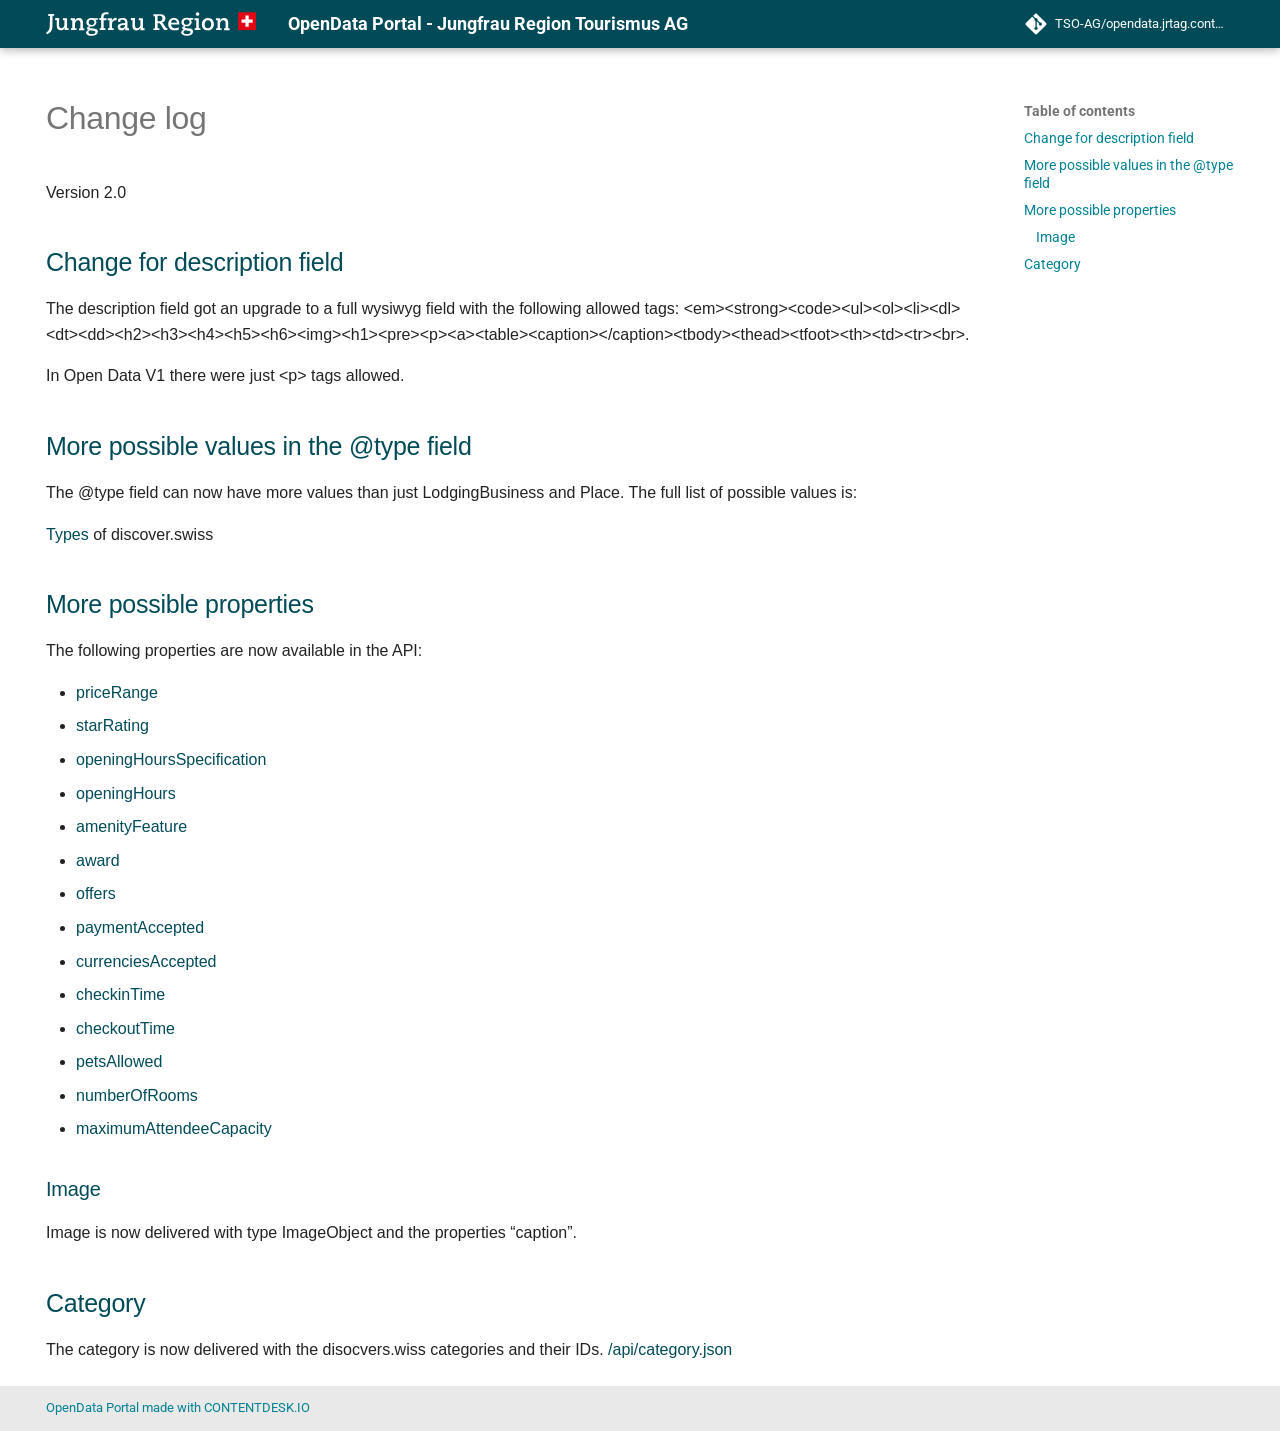
<file: CHANGELOG-2.0/index.html>
<!doctype html>
<html lang="en" class="no-js">
  <head>
    
      <meta charset="utf-8">
      <meta name="viewport" content="width=device-width,initial-scale=1">
      
      
      
        <link rel="canonical" href="https://opendata.jrtag.contentdesk.io/CHANGELOG-2.0/">
      
      
        <link rel="prev" href="..">
      
      
        <link rel="next" href="../CHANGELOG-2.1/">
      
      
        
      
      
      <link rel="icon" href="../assets/favicon-180-180.png">
      <meta name="generator" content="mkdocs-1.6.1, mkdocs-material-9.8.2">
    
    
      
        <title>Change log - OpenData Portal - Jungfrau Region Tourismus AG</title>
      
    
    
      <link rel="stylesheet" href="../assets/stylesheets/main.57a0d79d.min.css">
      
      


    
    
      
    
    
      
        
        
        <link rel="preconnect" href="https://fonts.gstatic.com" crossorigin>
        <link rel="stylesheet" href="https://fonts.googleapis.com/css?family=Roboto:300,300i,400,400i,700,700i%7CRoboto+Mono:400,400i,700,700i&display=fallback">
        <style>:root{--md-text-font:"Roboto";--md-code-font:"Roboto Mono"}</style>
      
    
    
      <link rel="stylesheet" href="../stylesheets/extra.css">
    
    <script>__md_scope=new URL("..",location),__md_hash=e=>[...e].reduce(((e,_)=>(e<<5)-e+_.charCodeAt(0)),0),__md_get=(e,_=localStorage,t=__md_scope)=>JSON.parse(_.getItem(t.pathname+"."+e)),__md_set=(e,_,t=localStorage,a=__md_scope)=>{try{t.setItem(a.pathname+"."+e,JSON.stringify(_))}catch(e){}}</script>
    
      

    
    
  </head>
  
  
    <body dir="ltr">
  
    
    <input class="md-toggle" data-md-toggle="drawer" type="checkbox" id="__drawer" autocomplete="off">
    <input class="md-toggle" data-md-toggle="search" type="checkbox" id="__search" autocomplete="off">
    <label class="md-overlay" for="__drawer"></label>
    <div data-md-component="skip">
      
        
        <a href="#change-log" class="md-skip">
          Skip to content
        </a>
      
    </div>
    <div data-md-component="announce">
      
    </div>
    
    
      

  

<header class="md-header md-header--shadow" data-md-component="header">
  <nav class="md-header__inner md-grid" aria-label="Header">
    <a href=".." title="OpenData Portal - Jungfrau Region Tourismus AG" class="md-header__button md-logo" aria-label="OpenData Portal - Jungfrau Region Tourismus AG" data-md-component="logo">
      
  <img src="../assets/logo.svg" alt="logo">

    </a>
    <label class="md-header__button md-icon" for="__drawer">
      
      <svg xmlns="http://www.w3.org/2000/svg" viewBox="0 0 24 24"><path d="M3 6h18v2H3zm0 5h18v2H3zm0 5h18v2H3z"/></svg>
    </label>
    <div class="md-header__title" data-md-component="header-title">
      <div class="md-header__ellipsis">
        <div class="md-header__topic">
          <span class="md-ellipsis">
            OpenData Portal - Jungfrau Region Tourismus AG
          </span>
        </div>
        <div class="md-header__topic" data-md-component="header-topic">
          <span class="md-ellipsis">
            
              Change log
            
          </span>
        </div>
      </div>
    </div>
    
    
      <script>var palette=__md_get("__palette");if(palette&&palette.color){if("(prefers-color-scheme)"===palette.color.media){var media=matchMedia("(prefers-color-scheme: light)"),input=document.querySelector(media.matches?"[data-md-color-media='(prefers-color-scheme: light)']":"[data-md-color-media='(prefers-color-scheme: dark)']");palette.color.media=input.getAttribute("data-md-color-media"),palette.color.scheme=input.getAttribute("data-md-color-scheme"),palette.color.primary=input.getAttribute("data-md-color-primary"),palette.color.accent=input.getAttribute("data-md-color-accent")}for(var[key,value]of Object.entries(palette.color))document.body.setAttribute("data-md-color-"+key,value)}</script>
    
    
    
    
      <div class="md-header__source">
        <a href="https://github.com/TSO-AG/opendata.jrtag.contentdesk.io/" title="Go to repository" class="md-source" data-md-component="source">
  <div class="md-source__icon md-icon">
    
    <svg xmlns="http://www.w3.org/2000/svg" viewBox="0 0 448 512"><!--! Font Awesome Free 7.1.0 by @fontawesome - https://fontawesome.com License - https://fontawesome.com/license/free (Icons: CC BY 4.0, Fonts: SIL OFL 1.1, Code: MIT License) Copyright 2025 Fonticons, Inc.--><path d="M439.6 236.1 244 40.5c-5.4-5.5-12.8-8.5-20.4-8.5s-15 3-20.4 8.4L162.5 81l51.5 51.5c27.1-9.1 52.7 16.8 43.4 43.7l49.7 49.7c34.2-11.8 61.2 31 35.5 56.7-26.5 26.5-70.2-2.9-56-37.3L240.3 199v121.9c25.3 12.5 22.3 41.8 9.1 55-6.4 6.4-15.2 10.1-24.3 10.1s-17.8-3.6-24.3-10.1c-17.6-17.6-11.1-46.9 11.2-56v-123c-20.8-8.5-24.6-30.7-18.6-45L142.6 101 8.5 235.1C3 240.6 0 247.9 0 255.5s3 15 8.5 20.4l195.6 195.7c5.4 5.4 12.7 8.4 20.4 8.4s15-3 20.4-8.4l194.7-194.7c5.4-5.4 8.4-12.8 8.4-20.4s-3-15-8.4-20.4"/></svg>
  </div>
  <div class="md-source__repository">
    TSO-AG/opendata.jrtag.contentdesk.io
  </div>
</a>
      </div>
    
  </nav>
  
</header>
    
    <div class="md-container" data-md-component="container">
      
      
        
          
        
      
      <main class="md-main" data-md-component="main">
        <div class="md-main__inner md-grid">
          
            
              
                
              
              <div class="md-sidebar md-sidebar--primary" data-md-component="sidebar" data-md-type="navigation" hidden>
                <div class="md-sidebar__scrollwrap">
                  <div class="md-sidebar__inner">
                    



<nav class="md-nav md-nav--primary" aria-label="Navigation" data-md-level="0">
  <label class="md-nav__title" for="__drawer">
    <a href=".." title="OpenData Portal - Jungfrau Region Tourismus AG" class="md-nav__button md-logo" aria-label="OpenData Portal - Jungfrau Region Tourismus AG" data-md-component="logo">
      
  <img src="../assets/logo.svg" alt="logo">

    </a>
    OpenData Portal - Jungfrau Region Tourismus AG
  </label>
  
    <div class="md-nav__source">
      <a href="https://github.com/TSO-AG/opendata.jrtag.contentdesk.io/" title="Go to repository" class="md-source" data-md-component="source">
  <div class="md-source__icon md-icon">
    
    <svg xmlns="http://www.w3.org/2000/svg" viewBox="0 0 448 512"><!--! Font Awesome Free 7.1.0 by @fontawesome - https://fontawesome.com License - https://fontawesome.com/license/free (Icons: CC BY 4.0, Fonts: SIL OFL 1.1, Code: MIT License) Copyright 2025 Fonticons, Inc.--><path d="M439.6 236.1 244 40.5c-5.4-5.5-12.8-8.5-20.4-8.5s-15 3-20.4 8.4L162.5 81l51.5 51.5c27.1-9.1 52.7 16.8 43.4 43.7l49.7 49.7c34.2-11.8 61.2 31 35.5 56.7-26.5 26.5-70.2-2.9-56-37.3L240.3 199v121.9c25.3 12.5 22.3 41.8 9.1 55-6.4 6.4-15.2 10.1-24.3 10.1s-17.8-3.6-24.3-10.1c-17.6-17.6-11.1-46.9 11.2-56v-123c-20.8-8.5-24.6-30.7-18.6-45L142.6 101 8.5 235.1C3 240.6 0 247.9 0 255.5s3 15 8.5 20.4l195.6 195.7c5.4 5.4 12.7 8.4 20.4 8.4s15-3 20.4-8.4l194.7-194.7c5.4-5.4 8.4-12.8 8.4-20.4s-3-15-8.4-20.4"/></svg>
  </div>
  <div class="md-source__repository">
    TSO-AG/opendata.jrtag.contentdesk.io
  </div>
</a>
    </div>
  
  <ul class="md-nav__list" data-md-scrollfix>
    
      
      
  
  
  
  
    <li class="md-nav__item">
      <a href=".." class="md-nav__link">
        
  
  
  <span class="md-ellipsis">
    
  
    OpenData Portal - Jungfrau Region Tourismus AG
  

    
  </span>
  
  

      </a>
    </li>
  

    
      
      
  
  
    
  
  
  
    <li class="md-nav__item md-nav__item--active">
      
      <input class="md-nav__toggle md-toggle" type="checkbox" id="__toc">
      
      
        
      
      
        <label class="md-nav__link md-nav__link--active" for="__toc">
          
  
  
  <span class="md-ellipsis">
    
  
    Change log
  

    
  </span>
  
  

          <span class="md-nav__icon md-icon"></span>
        </label>
      
      <a href="./" class="md-nav__link md-nav__link--active">
        
  
  
  <span class="md-ellipsis">
    
  
    Change log
  

    
  </span>
  
  

      </a>
      
        

<nav class="md-nav md-nav--secondary" aria-label="Table of contents">
  
  
  
    
  
  
    <label class="md-nav__title" for="__toc">
      <span class="md-nav__icon md-icon"></span>
      Table of contents
    </label>
    <ul class="md-nav__list" data-md-component="toc" data-md-scrollfix>
      
        <li class="md-nav__item">
  <a href="#change-for-description-field" class="md-nav__link">
    <span class="md-ellipsis">
      
        Change for description field
      
    </span>
  </a>
  
</li>
      
        <li class="md-nav__item">
  <a href="#more-possible-values-in-the-type-field" class="md-nav__link">
    <span class="md-ellipsis">
      
        More possible values in the @type field
      
    </span>
  </a>
  
</li>
      
        <li class="md-nav__item">
  <a href="#more-possible-properties" class="md-nav__link">
    <span class="md-ellipsis">
      
        More possible properties
      
    </span>
  </a>
  
    <nav class="md-nav" aria-label="More possible properties">
      <ul class="md-nav__list">
        
          <li class="md-nav__item">
  <a href="#image" class="md-nav__link">
    <span class="md-ellipsis">
      
        Image
      
    </span>
  </a>
  
</li>
        
      </ul>
    </nav>
  
</li>
      
        <li class="md-nav__item">
  <a href="#category" class="md-nav__link">
    <span class="md-ellipsis">
      
        Category
      
    </span>
  </a>
  
</li>
      
    </ul>
  
</nav>
      
    </li>
  

    
      
      
  
  
  
  
    <li class="md-nav__item">
      <a href="../CHANGELOG-2.1/" class="md-nav__link">
        
  
  
  <span class="md-ellipsis">
    
  
    Changelog 2.1 - 2025-09-23
  

    
  </span>
  
  

      </a>
    </li>
  

    
      
      
  
  
  
  
    <li class="md-nav__item">
      <a href="../changelog/" class="md-nav__link">
        
  
  
  <span class="md-ellipsis">
    
  
    Change log
  

    
  </span>
  
  

      </a>
    </li>
  

    
      
      
  
  
  
  
    <li class="md-nav__item">
      <a href="../documentation/" class="md-nav__link">
        
  
  
  <span class="md-ellipsis">
    
  
    Documentation
  

    
  </span>
  
  

      </a>
    </li>
  

    
  </ul>
</nav>
                  </div>
                </div>
              </div>
            
            
              
                
              
              <div class="md-sidebar md-sidebar--secondary" data-md-component="sidebar" data-md-type="toc" >
                <div class="md-sidebar__scrollwrap">
                  <div class="md-sidebar__inner">
                    

<nav class="md-nav md-nav--secondary" aria-label="Table of contents">
  
  
  
    
  
  
    <label class="md-nav__title" for="__toc">
      <span class="md-nav__icon md-icon"></span>
      Table of contents
    </label>
    <ul class="md-nav__list" data-md-component="toc" data-md-scrollfix>
      
        <li class="md-nav__item">
  <a href="#change-for-description-field" class="md-nav__link">
    <span class="md-ellipsis">
      
        Change for description field
      
    </span>
  </a>
  
</li>
      
        <li class="md-nav__item">
  <a href="#more-possible-values-in-the-type-field" class="md-nav__link">
    <span class="md-ellipsis">
      
        More possible values in the @type field
      
    </span>
  </a>
  
</li>
      
        <li class="md-nav__item">
  <a href="#more-possible-properties" class="md-nav__link">
    <span class="md-ellipsis">
      
        More possible properties
      
    </span>
  </a>
  
    <nav class="md-nav" aria-label="More possible properties">
      <ul class="md-nav__list">
        
          <li class="md-nav__item">
  <a href="#image" class="md-nav__link">
    <span class="md-ellipsis">
      
        Image
      
    </span>
  </a>
  
</li>
        
      </ul>
    </nav>
  
</li>
      
        <li class="md-nav__item">
  <a href="#category" class="md-nav__link">
    <span class="md-ellipsis">
      
        Category
      
    </span>
  </a>
  
</li>
      
    </ul>
  
</nav>
                  </div>
                </div>
              </div>
            
          
          
            <div class="md-content" data-md-component="content">
              
              <article class="md-content__inner md-typeset">
                
                  
  



  
  


<h1 id="change-log">Change log</h1>
<p>Version 2.0</p>
<h2 id="change-for-description-field">Change for description field</h2>
<p>The description field got an upgrade to a full wysiwyg field with the following allowed tags: &lt;em&gt;&lt;strong&gt;&lt;code&gt;&lt;ul&gt;&lt;ol&gt;&lt;li&gt;&lt;dl&gt;&lt;dt&gt;&lt;dd&gt;&lt;h2&gt;&lt;h3&gt;&lt;h4&gt;&lt;h5&gt;&lt;h6&gt;&lt;img&gt;&lt;h1&gt;&lt;pre&gt;&lt;p&gt;&lt;a&gt;&lt;table&gt;&lt;caption&gt;&lt;/caption&gt;&lt;tbody&gt;&lt;thead&gt;&lt;tfoot&gt;&lt;th&gt;&lt;td&gt;&lt;tr&gt;&lt;br&gt;.</p>
<p>In Open Data V1 there were just &lt;p&gt; tags allowed.</p>
<h2 id="more-possible-values-in-the-type-field">More possible values in the @type field</h2>
<p>The @type field can now have more values than just LodgingBusiness and Place. The full list of possible values is:</p>
<p><a href="https://docs.discover.swiss/dev/concepts/content-organization/types-and-additionaltypes/">Types</a> of discover.swiss</p>
<h2 id="more-possible-properties">More possible properties</h2>
<p>The following properties are now available in the API:</p>
<ul>
<li><a href="https://schema.org/priceRange">priceRange</a></li>
<li><a href="https://schema.org/starRating">starRating</a></li>
<li><a href="https://schema.org/openingHoursSpecification">openingHoursSpecification</a></li>
<li><a href="https://schema.org/openingHours">openingHours</a></li>
<li><a href="https://schema.org/amenityFeature">amenityFeature</a></li>
<li><a href="https://schema.org/award">award</a></li>
<li><a href="https://schema.org/offers">offers</a></li>
<li><a href="https://schema.org/paymentAccepted">paymentAccepted</a></li>
<li><a href="https://schema.org/currenciesAccepted">currenciesAccepted</a></li>
<li><a href="https://schema.org/checkinTime">checkinTime</a></li>
<li><a href="https://schema.org/checkoutTime">checkoutTime</a></li>
<li><a href="https://schema.org/petsAllowed">petsAllowed</a></li>
<li><a href="https://schema.org/numberOfRooms">numberOfRooms</a></li>
<li><a href="https://schema.org/maximumAttendeeCapacity">maximumAttendeeCapacity</a></li>
</ul>
<h3 id="image">Image</h3>
<p>Image is now delivered with type ImageObject and the properties “caption”. </p>
<h2 id="category">Category</h2>
<p>The category is now delivered with the disocvers.wiss categories and their IDs. <a href="/api/category.json">/api/category.json</a></p>







  
  




  



                
              </article>
            </div>
          
          
  <script>var tabs=__md_get("__tabs");if(Array.isArray(tabs))e:for(var set of document.querySelectorAll(".tabbed-set")){var labels=set.querySelector(".tabbed-labels");for(var tab of tabs)for(var label of labels.getElementsByTagName("label"))if(label.innerText.trim()===tab){var input=document.getElementById(label.htmlFor);input.checked=!0;continue e}}</script>

<script>var target=document.getElementById(location.hash.slice(1));target&&target.name&&(target.checked=target.name.startsWith("__tabbed_"))</script>
        </div>
        
      </main>
      
        <footer class="md-footer">
  
  <div class="md-footer-meta md-typeset">
    <div class="md-footer-meta__inner md-grid">
      
<!-- Copyright and theme information -->
<div class="md-copyright">
  
    <div class="md-copyright__highlight">
      OpenData Portal made with <a href="https://contentdesk.io">CONTENTDESK.IO</a>
    </div>
  
</div>
      
    </div>
  </div>
</footer>
      
    </div>
    <div class="md-dialog" data-md-component="dialog">
      <div class="md-dialog__inner md-typeset"></div>
    </div>
    
    
    
      
      
      <script id="__config" type="application/json">{"annotate": null, "base": "..", "features": ["content.tabs.link", "content.code.copy"], "search": "../assets/javascripts/workers/search.a7633da7.min.js", "tags": null, "translations": {"clipboard.copied": "Copied to clipboard", "clipboard.copy": "Copy to clipboard", "search.result.more.one": "1 more on this page", "search.result.more.other": "# more on this page", "search.result.none": "No matching documents", "search.result.one": "1 matching document", "search.result.other": "# matching documents", "search.result.placeholder": "Type to start searching", "search.result.term.missing": "Missing", "select.version": "Select version"}, "version": null}</script>
    
    
      <script src="../assets/javascripts/bundle.a5f9d56c.min.js"></script>
      
    
  </body>
</html>
</file>
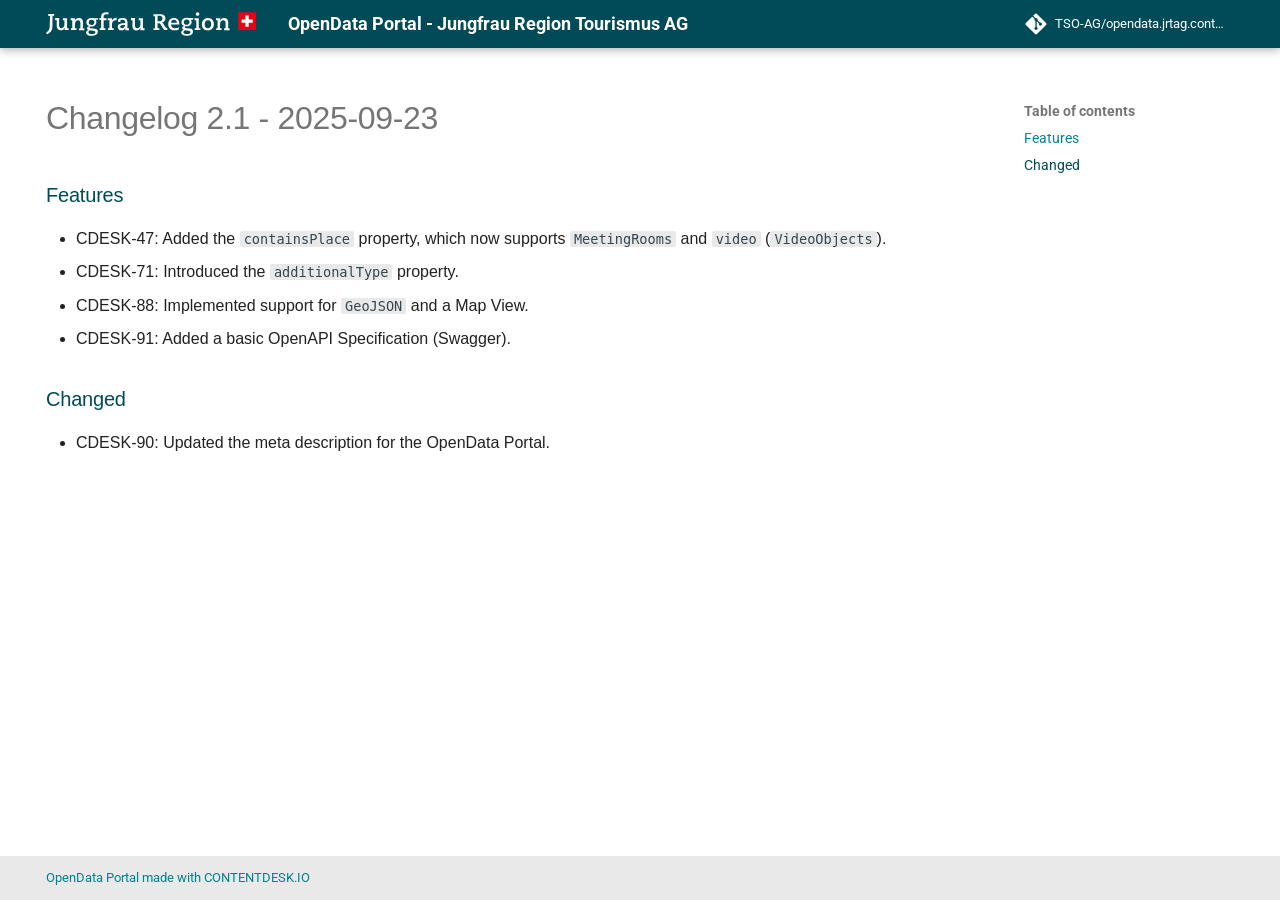
<file: CHANGELOG-2.1/index.html>
<!doctype html>
<html lang="en" class="no-js">
  <head>
    
      <meta charset="utf-8">
      <meta name="viewport" content="width=device-width,initial-scale=1">
      
      
      
        <link rel="canonical" href="https://opendata.jrtag.contentdesk.io/CHANGELOG-2.1/">
      
      
        <link rel="prev" href="../CHANGELOG-2.0/">
      
      
        <link rel="next" href="../changelog/">
      
      
        
      
      
      <link rel="icon" href="../assets/favicon-180-180.png">
      <meta name="generator" content="mkdocs-1.6.1, mkdocs-material-9.8.2">
    
    
      
        <title>Changelog 2.1 - 2025-09-23 - OpenData Portal - Jungfrau Region Tourismus AG</title>
      
    
    
      <link rel="stylesheet" href="../assets/stylesheets/main.57a0d79d.min.css">
      
      


    
    
      
    
    
      
        
        
        <link rel="preconnect" href="https://fonts.gstatic.com" crossorigin>
        <link rel="stylesheet" href="https://fonts.googleapis.com/css?family=Roboto:300,300i,400,400i,700,700i%7CRoboto+Mono:400,400i,700,700i&display=fallback">
        <style>:root{--md-text-font:"Roboto";--md-code-font:"Roboto Mono"}</style>
      
    
    
      <link rel="stylesheet" href="../stylesheets/extra.css">
    
    <script>__md_scope=new URL("..",location),__md_hash=e=>[...e].reduce(((e,_)=>(e<<5)-e+_.charCodeAt(0)),0),__md_get=(e,_=localStorage,t=__md_scope)=>JSON.parse(_.getItem(t.pathname+"."+e)),__md_set=(e,_,t=localStorage,a=__md_scope)=>{try{t.setItem(a.pathname+"."+e,JSON.stringify(_))}catch(e){}}</script>
    
      

    
    
  </head>
  
  
    <body dir="ltr">
  
    
    <input class="md-toggle" data-md-toggle="drawer" type="checkbox" id="__drawer" autocomplete="off">
    <input class="md-toggle" data-md-toggle="search" type="checkbox" id="__search" autocomplete="off">
    <label class="md-overlay" for="__drawer"></label>
    <div data-md-component="skip">
      
        
        <a href="#changelog-21-2025-09-23" class="md-skip">
          Skip to content
        </a>
      
    </div>
    <div data-md-component="announce">
      
    </div>
    
    
      

  

<header class="md-header md-header--shadow" data-md-component="header">
  <nav class="md-header__inner md-grid" aria-label="Header">
    <a href=".." title="OpenData Portal - Jungfrau Region Tourismus AG" class="md-header__button md-logo" aria-label="OpenData Portal - Jungfrau Region Tourismus AG" data-md-component="logo">
      
  <img src="../assets/logo.svg" alt="logo">

    </a>
    <label class="md-header__button md-icon" for="__drawer">
      
      <svg xmlns="http://www.w3.org/2000/svg" viewBox="0 0 24 24"><path d="M3 6h18v2H3zm0 5h18v2H3zm0 5h18v2H3z"/></svg>
    </label>
    <div class="md-header__title" data-md-component="header-title">
      <div class="md-header__ellipsis">
        <div class="md-header__topic">
          <span class="md-ellipsis">
            OpenData Portal - Jungfrau Region Tourismus AG
          </span>
        </div>
        <div class="md-header__topic" data-md-component="header-topic">
          <span class="md-ellipsis">
            
              Changelog 2.1 - 2025-09-23
            
          </span>
        </div>
      </div>
    </div>
    
    
      <script>var palette=__md_get("__palette");if(palette&&palette.color){if("(prefers-color-scheme)"===palette.color.media){var media=matchMedia("(prefers-color-scheme: light)"),input=document.querySelector(media.matches?"[data-md-color-media='(prefers-color-scheme: light)']":"[data-md-color-media='(prefers-color-scheme: dark)']");palette.color.media=input.getAttribute("data-md-color-media"),palette.color.scheme=input.getAttribute("data-md-color-scheme"),palette.color.primary=input.getAttribute("data-md-color-primary"),palette.color.accent=input.getAttribute("data-md-color-accent")}for(var[key,value]of Object.entries(palette.color))document.body.setAttribute("data-md-color-"+key,value)}</script>
    
    
    
    
      <div class="md-header__source">
        <a href="https://github.com/TSO-AG/opendata.jrtag.contentdesk.io/" title="Go to repository" class="md-source" data-md-component="source">
  <div class="md-source__icon md-icon">
    
    <svg xmlns="http://www.w3.org/2000/svg" viewBox="0 0 448 512"><!--! Font Awesome Free 7.1.0 by @fontawesome - https://fontawesome.com License - https://fontawesome.com/license/free (Icons: CC BY 4.0, Fonts: SIL OFL 1.1, Code: MIT License) Copyright 2025 Fonticons, Inc.--><path d="M439.6 236.1 244 40.5c-5.4-5.5-12.8-8.5-20.4-8.5s-15 3-20.4 8.4L162.5 81l51.5 51.5c27.1-9.1 52.7 16.8 43.4 43.7l49.7 49.7c34.2-11.8 61.2 31 35.5 56.7-26.5 26.5-70.2-2.9-56-37.3L240.3 199v121.9c25.3 12.5 22.3 41.8 9.1 55-6.4 6.4-15.2 10.1-24.3 10.1s-17.8-3.6-24.3-10.1c-17.6-17.6-11.1-46.9 11.2-56v-123c-20.8-8.5-24.6-30.7-18.6-45L142.6 101 8.5 235.1C3 240.6 0 247.9 0 255.5s3 15 8.5 20.4l195.6 195.7c5.4 5.4 12.7 8.4 20.4 8.4s15-3 20.4-8.4l194.7-194.7c5.4-5.4 8.4-12.8 8.4-20.4s-3-15-8.4-20.4"/></svg>
  </div>
  <div class="md-source__repository">
    TSO-AG/opendata.jrtag.contentdesk.io
  </div>
</a>
      </div>
    
  </nav>
  
</header>
    
    <div class="md-container" data-md-component="container">
      
      
        
          
        
      
      <main class="md-main" data-md-component="main">
        <div class="md-main__inner md-grid">
          
            
              
                
              
              <div class="md-sidebar md-sidebar--primary" data-md-component="sidebar" data-md-type="navigation" hidden>
                <div class="md-sidebar__scrollwrap">
                  <div class="md-sidebar__inner">
                    



<nav class="md-nav md-nav--primary" aria-label="Navigation" data-md-level="0">
  <label class="md-nav__title" for="__drawer">
    <a href=".." title="OpenData Portal - Jungfrau Region Tourismus AG" class="md-nav__button md-logo" aria-label="OpenData Portal - Jungfrau Region Tourismus AG" data-md-component="logo">
      
  <img src="../assets/logo.svg" alt="logo">

    </a>
    OpenData Portal - Jungfrau Region Tourismus AG
  </label>
  
    <div class="md-nav__source">
      <a href="https://github.com/TSO-AG/opendata.jrtag.contentdesk.io/" title="Go to repository" class="md-source" data-md-component="source">
  <div class="md-source__icon md-icon">
    
    <svg xmlns="http://www.w3.org/2000/svg" viewBox="0 0 448 512"><!--! Font Awesome Free 7.1.0 by @fontawesome - https://fontawesome.com License - https://fontawesome.com/license/free (Icons: CC BY 4.0, Fonts: SIL OFL 1.1, Code: MIT License) Copyright 2025 Fonticons, Inc.--><path d="M439.6 236.1 244 40.5c-5.4-5.5-12.8-8.5-20.4-8.5s-15 3-20.4 8.4L162.5 81l51.5 51.5c27.1-9.1 52.7 16.8 43.4 43.7l49.7 49.7c34.2-11.8 61.2 31 35.5 56.7-26.5 26.5-70.2-2.9-56-37.3L240.3 199v121.9c25.3 12.5 22.3 41.8 9.1 55-6.4 6.4-15.2 10.1-24.3 10.1s-17.8-3.6-24.3-10.1c-17.6-17.6-11.1-46.9 11.2-56v-123c-20.8-8.5-24.6-30.7-18.6-45L142.6 101 8.5 235.1C3 240.6 0 247.9 0 255.5s3 15 8.5 20.4l195.6 195.7c5.4 5.4 12.7 8.4 20.4 8.4s15-3 20.4-8.4l194.7-194.7c5.4-5.4 8.4-12.8 8.4-20.4s-3-15-8.4-20.4"/></svg>
  </div>
  <div class="md-source__repository">
    TSO-AG/opendata.jrtag.contentdesk.io
  </div>
</a>
    </div>
  
  <ul class="md-nav__list" data-md-scrollfix>
    
      
      
  
  
  
  
    <li class="md-nav__item">
      <a href=".." class="md-nav__link">
        
  
  
  <span class="md-ellipsis">
    
  
    OpenData Portal - Jungfrau Region Tourismus AG
  

    
  </span>
  
  

      </a>
    </li>
  

    
      
      
  
  
  
  
    <li class="md-nav__item">
      <a href="../CHANGELOG-2.0/" class="md-nav__link">
        
  
  
  <span class="md-ellipsis">
    
  
    Change log
  

    
  </span>
  
  

      </a>
    </li>
  

    
      
      
  
  
    
  
  
  
    <li class="md-nav__item md-nav__item--active">
      
      <input class="md-nav__toggle md-toggle" type="checkbox" id="__toc">
      
      
        
      
      
        <label class="md-nav__link md-nav__link--active" for="__toc">
          
  
  
  <span class="md-ellipsis">
    
  
    Changelog 2.1 - 2025-09-23
  

    
  </span>
  
  

          <span class="md-nav__icon md-icon"></span>
        </label>
      
      <a href="./" class="md-nav__link md-nav__link--active">
        
  
  
  <span class="md-ellipsis">
    
  
    Changelog 2.1 - 2025-09-23
  

    
  </span>
  
  

      </a>
      
        

<nav class="md-nav md-nav--secondary" aria-label="Table of contents">
  
  
  
    
  
  
    <label class="md-nav__title" for="__toc">
      <span class="md-nav__icon md-icon"></span>
      Table of contents
    </label>
    <ul class="md-nav__list" data-md-component="toc" data-md-scrollfix>
      
        <li class="md-nav__item">
  <a href="#features" class="md-nav__link">
    <span class="md-ellipsis">
      
        Features
      
    </span>
  </a>
  
</li>
      
        <li class="md-nav__item">
  <a href="#changed" class="md-nav__link">
    <span class="md-ellipsis">
      
        Changed
      
    </span>
  </a>
  
</li>
      
    </ul>
  
</nav>
      
    </li>
  

    
      
      
  
  
  
  
    <li class="md-nav__item">
      <a href="../changelog/" class="md-nav__link">
        
  
  
  <span class="md-ellipsis">
    
  
    Change log
  

    
  </span>
  
  

      </a>
    </li>
  

    
      
      
  
  
  
  
    <li class="md-nav__item">
      <a href="../documentation/" class="md-nav__link">
        
  
  
  <span class="md-ellipsis">
    
  
    Documentation
  

    
  </span>
  
  

      </a>
    </li>
  

    
  </ul>
</nav>
                  </div>
                </div>
              </div>
            
            
              
                
              
              <div class="md-sidebar md-sidebar--secondary" data-md-component="sidebar" data-md-type="toc" >
                <div class="md-sidebar__scrollwrap">
                  <div class="md-sidebar__inner">
                    

<nav class="md-nav md-nav--secondary" aria-label="Table of contents">
  
  
  
    
  
  
    <label class="md-nav__title" for="__toc">
      <span class="md-nav__icon md-icon"></span>
      Table of contents
    </label>
    <ul class="md-nav__list" data-md-component="toc" data-md-scrollfix>
      
        <li class="md-nav__item">
  <a href="#features" class="md-nav__link">
    <span class="md-ellipsis">
      
        Features
      
    </span>
  </a>
  
</li>
      
        <li class="md-nav__item">
  <a href="#changed" class="md-nav__link">
    <span class="md-ellipsis">
      
        Changed
      
    </span>
  </a>
  
</li>
      
    </ul>
  
</nav>
                  </div>
                </div>
              </div>
            
          
          
            <div class="md-content" data-md-component="content">
              
              <article class="md-content__inner md-typeset">
                
                  
  



  
  


<h1 id="changelog-21-2025-09-23">Changelog 2.1 - 2025-09-23</h1>
<h3 id="features">Features</h3>
<ul>
<li>CDESK-47: Added the <code>containsPlace</code> property, which now supports <code>MeetingRooms</code> and <code>video</code> (<code>VideoObjects</code>).</li>
<li>CDESK-71: Introduced the <code>additionalType</code> property.</li>
<li>CDESK-88: Implemented support for <code>GeoJSON</code> and a Map View.</li>
<li>CDESK-91: Added a basic OpenAPI Specification (Swagger).</li>
</ul>
<h3 id="changed">Changed</h3>
<ul>
<li>CDESK-90: Updated the meta description for the OpenData Portal.</li>
</ul>







  
  




  



                
              </article>
            </div>
          
          
  <script>var tabs=__md_get("__tabs");if(Array.isArray(tabs))e:for(var set of document.querySelectorAll(".tabbed-set")){var labels=set.querySelector(".tabbed-labels");for(var tab of tabs)for(var label of labels.getElementsByTagName("label"))if(label.innerText.trim()===tab){var input=document.getElementById(label.htmlFor);input.checked=!0;continue e}}</script>

<script>var target=document.getElementById(location.hash.slice(1));target&&target.name&&(target.checked=target.name.startsWith("__tabbed_"))</script>
        </div>
        
      </main>
      
        <footer class="md-footer">
  
  <div class="md-footer-meta md-typeset">
    <div class="md-footer-meta__inner md-grid">
      
<!-- Copyright and theme information -->
<div class="md-copyright">
  
    <div class="md-copyright__highlight">
      OpenData Portal made with <a href="https://contentdesk.io">CONTENTDESK.IO</a>
    </div>
  
</div>
      
    </div>
  </div>
</footer>
      
    </div>
    <div class="md-dialog" data-md-component="dialog">
      <div class="md-dialog__inner md-typeset"></div>
    </div>
    
    
    
      
      
      <script id="__config" type="application/json">{"annotate": null, "base": "..", "features": ["content.tabs.link", "content.code.copy"], "search": "../assets/javascripts/workers/search.a7633da7.min.js", "tags": null, "translations": {"clipboard.copied": "Copied to clipboard", "clipboard.copy": "Copy to clipboard", "search.result.more.one": "1 more on this page", "search.result.more.other": "# more on this page", "search.result.none": "No matching documents", "search.result.one": "1 matching document", "search.result.other": "# matching documents", "search.result.placeholder": "Type to start searching", "search.result.term.missing": "Missing", "select.version": "Select version"}, "version": null}</script>
    
    
      <script src="../assets/javascripts/bundle.a5f9d56c.min.js"></script>
      
    
  </body>
</html>
</file>
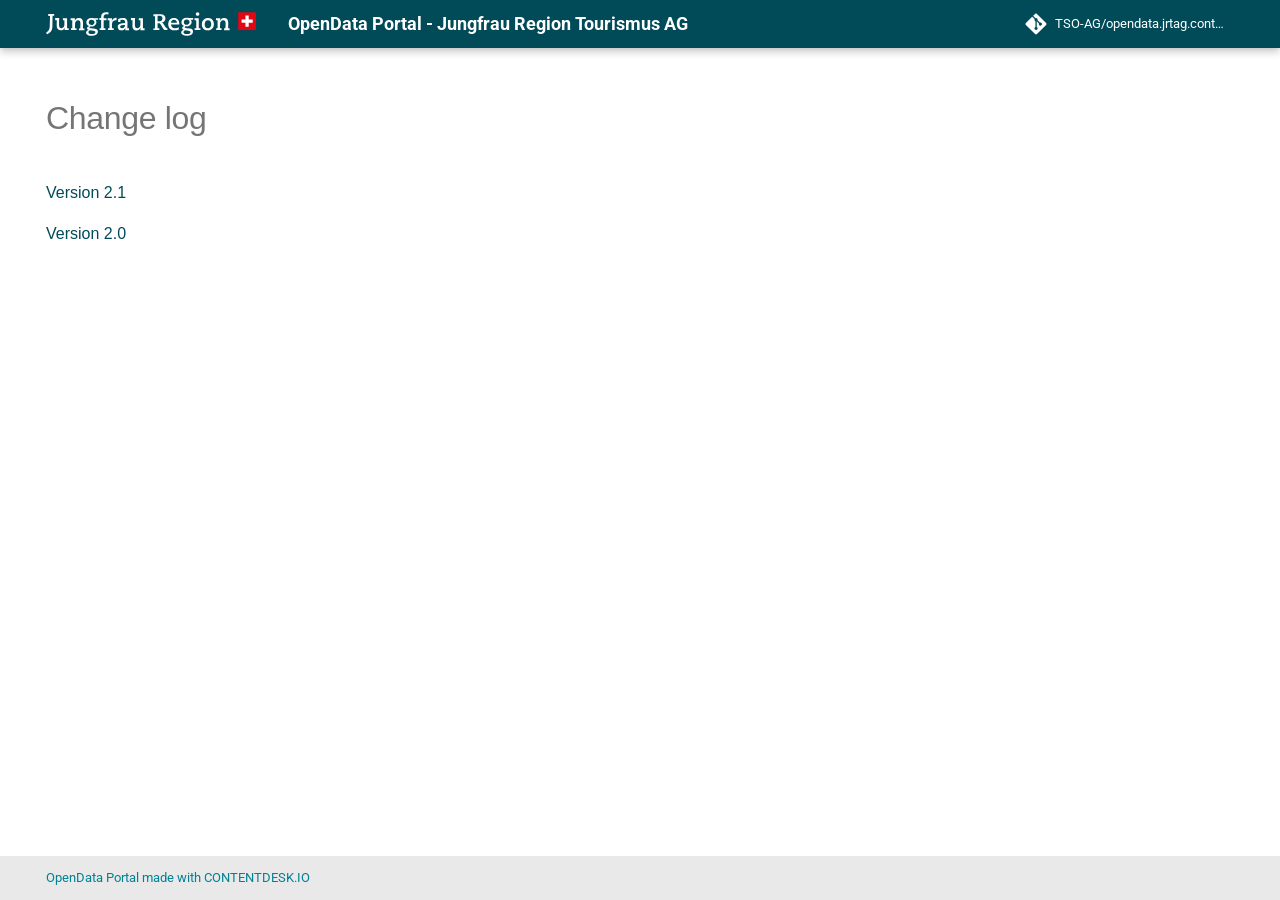
<file: changelog/index.html>
<!doctype html>
<html lang="en" class="no-js">
  <head>
    
      <meta charset="utf-8">
      <meta name="viewport" content="width=device-width,initial-scale=1">
      
      
      
        <link rel="canonical" href="https://opendata.jrtag.contentdesk.io/changelog/">
      
      
        <link rel="prev" href="../CHANGELOG-2.1/">
      
      
        <link rel="next" href="../documentation/">
      
      
        
      
      
      <link rel="icon" href="../assets/favicon-180-180.png">
      <meta name="generator" content="mkdocs-1.6.1, mkdocs-material-9.8.2">
    
    
      
        <title>Change log - OpenData Portal - Jungfrau Region Tourismus AG</title>
      
    
    
      <link rel="stylesheet" href="../assets/stylesheets/main.57a0d79d.min.css">
      
      


    
    
      
    
    
      
        
        
        <link rel="preconnect" href="https://fonts.gstatic.com" crossorigin>
        <link rel="stylesheet" href="https://fonts.googleapis.com/css?family=Roboto:300,300i,400,400i,700,700i%7CRoboto+Mono:400,400i,700,700i&display=fallback">
        <style>:root{--md-text-font:"Roboto";--md-code-font:"Roboto Mono"}</style>
      
    
    
      <link rel="stylesheet" href="../stylesheets/extra.css">
    
    <script>__md_scope=new URL("..",location),__md_hash=e=>[...e].reduce(((e,_)=>(e<<5)-e+_.charCodeAt(0)),0),__md_get=(e,_=localStorage,t=__md_scope)=>JSON.parse(_.getItem(t.pathname+"."+e)),__md_set=(e,_,t=localStorage,a=__md_scope)=>{try{t.setItem(a.pathname+"."+e,JSON.stringify(_))}catch(e){}}</script>
    
      

    
    
  </head>
  
  
    <body dir="ltr">
  
    
    <input class="md-toggle" data-md-toggle="drawer" type="checkbox" id="__drawer" autocomplete="off">
    <input class="md-toggle" data-md-toggle="search" type="checkbox" id="__search" autocomplete="off">
    <label class="md-overlay" for="__drawer"></label>
    <div data-md-component="skip">
      
        
        <a href="#change-log" class="md-skip">
          Skip to content
        </a>
      
    </div>
    <div data-md-component="announce">
      
    </div>
    
    
      

  

<header class="md-header md-header--shadow" data-md-component="header">
  <nav class="md-header__inner md-grid" aria-label="Header">
    <a href=".." title="OpenData Portal - Jungfrau Region Tourismus AG" class="md-header__button md-logo" aria-label="OpenData Portal - Jungfrau Region Tourismus AG" data-md-component="logo">
      
  <img src="../assets/logo.svg" alt="logo">

    </a>
    <label class="md-header__button md-icon" for="__drawer">
      
      <svg xmlns="http://www.w3.org/2000/svg" viewBox="0 0 24 24"><path d="M3 6h18v2H3zm0 5h18v2H3zm0 5h18v2H3z"/></svg>
    </label>
    <div class="md-header__title" data-md-component="header-title">
      <div class="md-header__ellipsis">
        <div class="md-header__topic">
          <span class="md-ellipsis">
            OpenData Portal - Jungfrau Region Tourismus AG
          </span>
        </div>
        <div class="md-header__topic" data-md-component="header-topic">
          <span class="md-ellipsis">
            
              Change log
            
          </span>
        </div>
      </div>
    </div>
    
    
      <script>var palette=__md_get("__palette");if(palette&&palette.color){if("(prefers-color-scheme)"===palette.color.media){var media=matchMedia("(prefers-color-scheme: light)"),input=document.querySelector(media.matches?"[data-md-color-media='(prefers-color-scheme: light)']":"[data-md-color-media='(prefers-color-scheme: dark)']");palette.color.media=input.getAttribute("data-md-color-media"),palette.color.scheme=input.getAttribute("data-md-color-scheme"),palette.color.primary=input.getAttribute("data-md-color-primary"),palette.color.accent=input.getAttribute("data-md-color-accent")}for(var[key,value]of Object.entries(palette.color))document.body.setAttribute("data-md-color-"+key,value)}</script>
    
    
    
    
      <div class="md-header__source">
        <a href="https://github.com/TSO-AG/opendata.jrtag.contentdesk.io/" title="Go to repository" class="md-source" data-md-component="source">
  <div class="md-source__icon md-icon">
    
    <svg xmlns="http://www.w3.org/2000/svg" viewBox="0 0 448 512"><!--! Font Awesome Free 7.1.0 by @fontawesome - https://fontawesome.com License - https://fontawesome.com/license/free (Icons: CC BY 4.0, Fonts: SIL OFL 1.1, Code: MIT License) Copyright 2025 Fonticons, Inc.--><path d="M439.6 236.1 244 40.5c-5.4-5.5-12.8-8.5-20.4-8.5s-15 3-20.4 8.4L162.5 81l51.5 51.5c27.1-9.1 52.7 16.8 43.4 43.7l49.7 49.7c34.2-11.8 61.2 31 35.5 56.7-26.5 26.5-70.2-2.9-56-37.3L240.3 199v121.9c25.3 12.5 22.3 41.8 9.1 55-6.4 6.4-15.2 10.1-24.3 10.1s-17.8-3.6-24.3-10.1c-17.6-17.6-11.1-46.9 11.2-56v-123c-20.8-8.5-24.6-30.7-18.6-45L142.6 101 8.5 235.1C3 240.6 0 247.9 0 255.5s3 15 8.5 20.4l195.6 195.7c5.4 5.4 12.7 8.4 20.4 8.4s15-3 20.4-8.4l194.7-194.7c5.4-5.4 8.4-12.8 8.4-20.4s-3-15-8.4-20.4"/></svg>
  </div>
  <div class="md-source__repository">
    TSO-AG/opendata.jrtag.contentdesk.io
  </div>
</a>
      </div>
    
  </nav>
  
</header>
    
    <div class="md-container" data-md-component="container">
      
      
        
          
        
      
      <main class="md-main" data-md-component="main">
        <div class="md-main__inner md-grid">
          
            
              
                
              
              <div class="md-sidebar md-sidebar--primary" data-md-component="sidebar" data-md-type="navigation" hidden>
                <div class="md-sidebar__scrollwrap">
                  <div class="md-sidebar__inner">
                    



<nav class="md-nav md-nav--primary" aria-label="Navigation" data-md-level="0">
  <label class="md-nav__title" for="__drawer">
    <a href=".." title="OpenData Portal - Jungfrau Region Tourismus AG" class="md-nav__button md-logo" aria-label="OpenData Portal - Jungfrau Region Tourismus AG" data-md-component="logo">
      
  <img src="../assets/logo.svg" alt="logo">

    </a>
    OpenData Portal - Jungfrau Region Tourismus AG
  </label>
  
    <div class="md-nav__source">
      <a href="https://github.com/TSO-AG/opendata.jrtag.contentdesk.io/" title="Go to repository" class="md-source" data-md-component="source">
  <div class="md-source__icon md-icon">
    
    <svg xmlns="http://www.w3.org/2000/svg" viewBox="0 0 448 512"><!--! Font Awesome Free 7.1.0 by @fontawesome - https://fontawesome.com License - https://fontawesome.com/license/free (Icons: CC BY 4.0, Fonts: SIL OFL 1.1, Code: MIT License) Copyright 2025 Fonticons, Inc.--><path d="M439.6 236.1 244 40.5c-5.4-5.5-12.8-8.5-20.4-8.5s-15 3-20.4 8.4L162.5 81l51.5 51.5c27.1-9.1 52.7 16.8 43.4 43.7l49.7 49.7c34.2-11.8 61.2 31 35.5 56.7-26.5 26.5-70.2-2.9-56-37.3L240.3 199v121.9c25.3 12.5 22.3 41.8 9.1 55-6.4 6.4-15.2 10.1-24.3 10.1s-17.8-3.6-24.3-10.1c-17.6-17.6-11.1-46.9 11.2-56v-123c-20.8-8.5-24.6-30.7-18.6-45L142.6 101 8.5 235.1C3 240.6 0 247.9 0 255.5s3 15 8.5 20.4l195.6 195.7c5.4 5.4 12.7 8.4 20.4 8.4s15-3 20.4-8.4l194.7-194.7c5.4-5.4 8.4-12.8 8.4-20.4s-3-15-8.4-20.4"/></svg>
  </div>
  <div class="md-source__repository">
    TSO-AG/opendata.jrtag.contentdesk.io
  </div>
</a>
    </div>
  
  <ul class="md-nav__list" data-md-scrollfix>
    
      
      
  
  
  
  
    <li class="md-nav__item">
      <a href=".." class="md-nav__link">
        
  
  
  <span class="md-ellipsis">
    
  
    OpenData Portal - Jungfrau Region Tourismus AG
  

    
  </span>
  
  

      </a>
    </li>
  

    
      
      
  
  
  
  
    <li class="md-nav__item">
      <a href="../CHANGELOG-2.0/" class="md-nav__link">
        
  
  
  <span class="md-ellipsis">
    
  
    Change log
  

    
  </span>
  
  

      </a>
    </li>
  

    
      
      
  
  
  
  
    <li class="md-nav__item">
      <a href="../CHANGELOG-2.1/" class="md-nav__link">
        
  
  
  <span class="md-ellipsis">
    
  
    Changelog 2.1 - 2025-09-23
  

    
  </span>
  
  

      </a>
    </li>
  

    
      
      
  
  
    
  
  
  
    <li class="md-nav__item md-nav__item--active">
      
      <input class="md-nav__toggle md-toggle" type="checkbox" id="__toc">
      
      
        
      
      
      <a href="./" class="md-nav__link md-nav__link--active">
        
  
  
  <span class="md-ellipsis">
    
  
    Change log
  

    
  </span>
  
  

      </a>
      
    </li>
  

    
      
      
  
  
  
  
    <li class="md-nav__item">
      <a href="../documentation/" class="md-nav__link">
        
  
  
  <span class="md-ellipsis">
    
  
    Documentation
  

    
  </span>
  
  

      </a>
    </li>
  

    
  </ul>
</nav>
                  </div>
                </div>
              </div>
            
            
              
                
              
              <div class="md-sidebar md-sidebar--secondary" data-md-component="sidebar" data-md-type="toc" >
                <div class="md-sidebar__scrollwrap">
                  <div class="md-sidebar__inner">
                    

<nav class="md-nav md-nav--secondary" aria-label="Table of contents">
  
  
  
    
  
  
</nav>
                  </div>
                </div>
              </div>
            
          
          
            <div class="md-content" data-md-component="content">
              
              <article class="md-content__inner md-typeset">
                
                  
  



  
  


<h1 id="change-log">Change log</h1>
<p><a href="../CHANGELOG-2.1/">Version 2.1</a></p>
<p><a href="../CHANGELOG-2.0/">Version 2.0</a></p>







  
  




  



                
              </article>
            </div>
          
          
  <script>var tabs=__md_get("__tabs");if(Array.isArray(tabs))e:for(var set of document.querySelectorAll(".tabbed-set")){var labels=set.querySelector(".tabbed-labels");for(var tab of tabs)for(var label of labels.getElementsByTagName("label"))if(label.innerText.trim()===tab){var input=document.getElementById(label.htmlFor);input.checked=!0;continue e}}</script>

<script>var target=document.getElementById(location.hash.slice(1));target&&target.name&&(target.checked=target.name.startsWith("__tabbed_"))</script>
        </div>
        
      </main>
      
        <footer class="md-footer">
  
  <div class="md-footer-meta md-typeset">
    <div class="md-footer-meta__inner md-grid">
      
<!-- Copyright and theme information -->
<div class="md-copyright">
  
    <div class="md-copyright__highlight">
      OpenData Portal made with <a href="https://contentdesk.io">CONTENTDESK.IO</a>
    </div>
  
</div>
      
    </div>
  </div>
</footer>
      
    </div>
    <div class="md-dialog" data-md-component="dialog">
      <div class="md-dialog__inner md-typeset"></div>
    </div>
    
    
    
      
      
      <script id="__config" type="application/json">{"annotate": null, "base": "..", "features": ["content.tabs.link", "content.code.copy"], "search": "../assets/javascripts/workers/search.a7633da7.min.js", "tags": null, "translations": {"clipboard.copied": "Copied to clipboard", "clipboard.copy": "Copy to clipboard", "search.result.more.one": "1 more on this page", "search.result.more.other": "# more on this page", "search.result.none": "No matching documents", "search.result.one": "1 matching document", "search.result.other": "# matching documents", "search.result.placeholder": "Type to start searching", "search.result.term.missing": "Missing", "select.version": "Select version"}, "version": null}</script>
    
    
      <script src="../assets/javascripts/bundle.a5f9d56c.min.js"></script>
      
    
  </body>
</html>
</file>
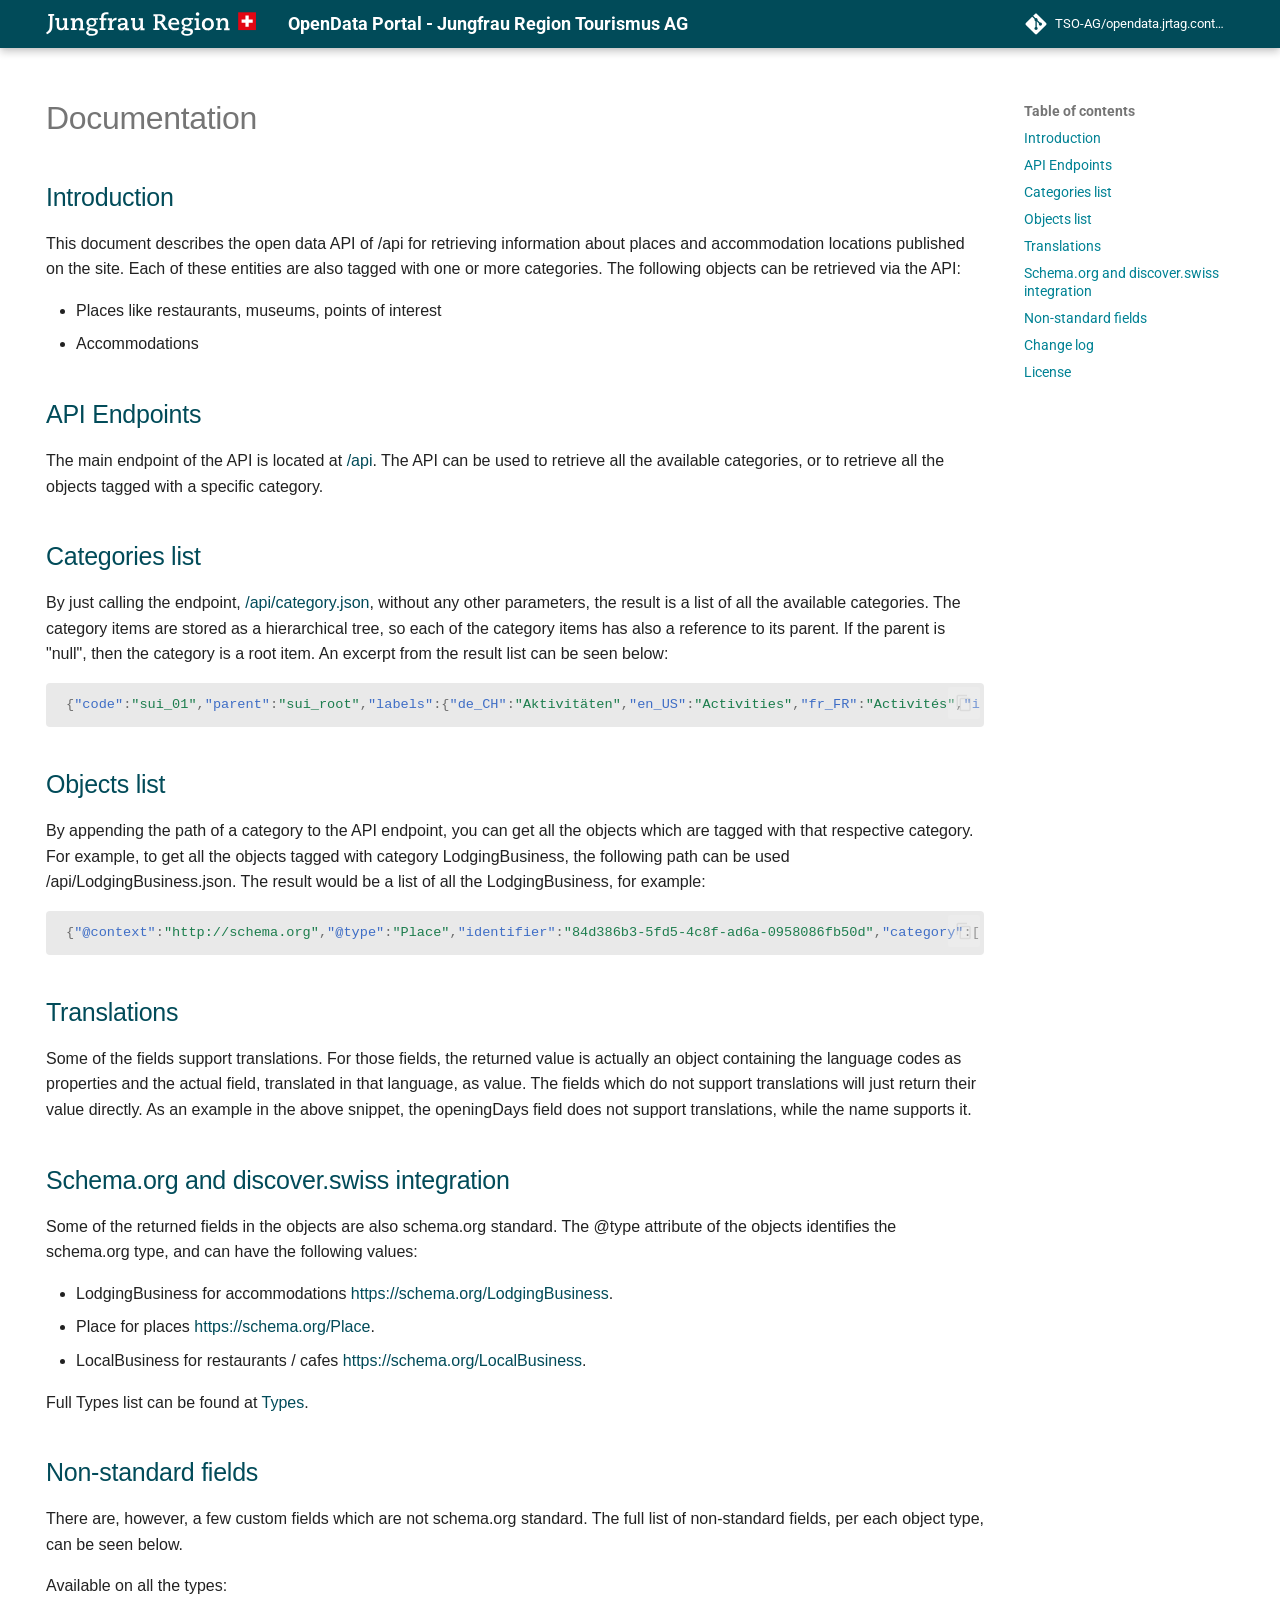
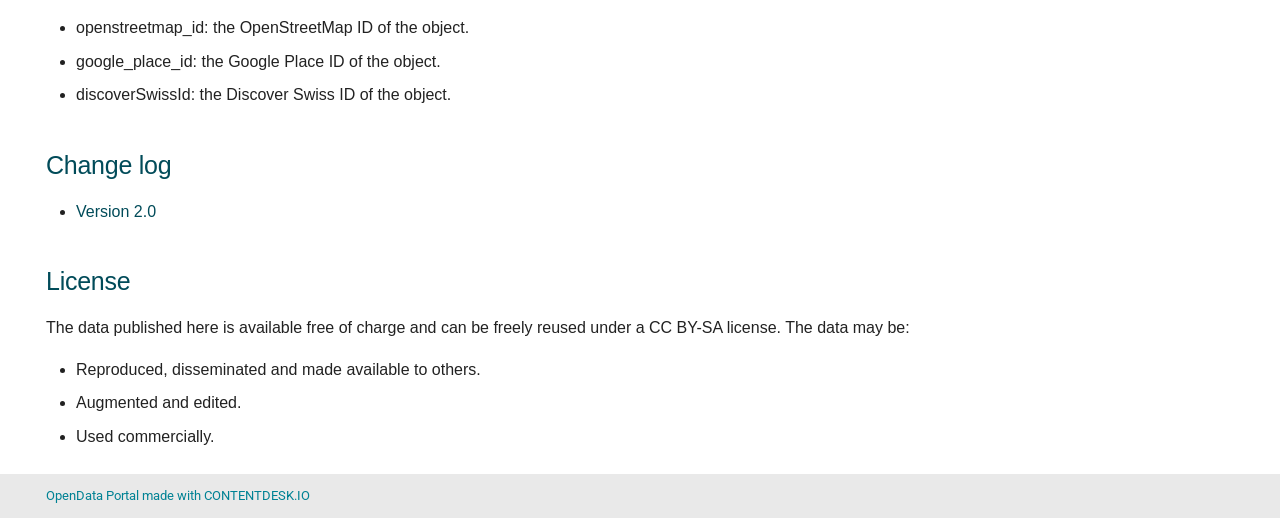
<file: documentation/index.html>
<!doctype html>
<html lang="en" class="no-js">
  <head>
    
      <meta charset="utf-8">
      <meta name="viewport" content="width=device-width,initial-scale=1">
      
      
      
        <link rel="canonical" href="https://opendata.jrtag.contentdesk.io/documentation/">
      
      
        <link rel="prev" href="../changelog/">
      
      
      
        
      
      
      <link rel="icon" href="../assets/favicon-180-180.png">
      <meta name="generator" content="mkdocs-1.6.1, mkdocs-material-9.8.2">
    
    
      
        <title>Documentation - OpenData Portal - Jungfrau Region Tourismus AG</title>
      
    
    
      <link rel="stylesheet" href="../assets/stylesheets/main.57a0d79d.min.css">
      
      


    
    
      
    
    
      
        
        
        <link rel="preconnect" href="https://fonts.gstatic.com" crossorigin>
        <link rel="stylesheet" href="https://fonts.googleapis.com/css?family=Roboto:300,300i,400,400i,700,700i%7CRoboto+Mono:400,400i,700,700i&display=fallback">
        <style>:root{--md-text-font:"Roboto";--md-code-font:"Roboto Mono"}</style>
      
    
    
      <link rel="stylesheet" href="../stylesheets/extra.css">
    
    <script>__md_scope=new URL("..",location),__md_hash=e=>[...e].reduce(((e,_)=>(e<<5)-e+_.charCodeAt(0)),0),__md_get=(e,_=localStorage,t=__md_scope)=>JSON.parse(_.getItem(t.pathname+"."+e)),__md_set=(e,_,t=localStorage,a=__md_scope)=>{try{t.setItem(a.pathname+"."+e,JSON.stringify(_))}catch(e){}}</script>
    
      

    
    
  </head>
  
  
    <body dir="ltr">
  
    
    <input class="md-toggle" data-md-toggle="drawer" type="checkbox" id="__drawer" autocomplete="off">
    <input class="md-toggle" data-md-toggle="search" type="checkbox" id="__search" autocomplete="off">
    <label class="md-overlay" for="__drawer"></label>
    <div data-md-component="skip">
      
        
        <a href="#documentation" class="md-skip">
          Skip to content
        </a>
      
    </div>
    <div data-md-component="announce">
      
    </div>
    
    
      

  

<header class="md-header md-header--shadow" data-md-component="header">
  <nav class="md-header__inner md-grid" aria-label="Header">
    <a href=".." title="OpenData Portal - Jungfrau Region Tourismus AG" class="md-header__button md-logo" aria-label="OpenData Portal - Jungfrau Region Tourismus AG" data-md-component="logo">
      
  <img src="../assets/logo.svg" alt="logo">

    </a>
    <label class="md-header__button md-icon" for="__drawer">
      
      <svg xmlns="http://www.w3.org/2000/svg" viewBox="0 0 24 24"><path d="M3 6h18v2H3zm0 5h18v2H3zm0 5h18v2H3z"/></svg>
    </label>
    <div class="md-header__title" data-md-component="header-title">
      <div class="md-header__ellipsis">
        <div class="md-header__topic">
          <span class="md-ellipsis">
            OpenData Portal - Jungfrau Region Tourismus AG
          </span>
        </div>
        <div class="md-header__topic" data-md-component="header-topic">
          <span class="md-ellipsis">
            
              Documentation
            
          </span>
        </div>
      </div>
    </div>
    
    
      <script>var palette=__md_get("__palette");if(palette&&palette.color){if("(prefers-color-scheme)"===palette.color.media){var media=matchMedia("(prefers-color-scheme: light)"),input=document.querySelector(media.matches?"[data-md-color-media='(prefers-color-scheme: light)']":"[data-md-color-media='(prefers-color-scheme: dark)']");palette.color.media=input.getAttribute("data-md-color-media"),palette.color.scheme=input.getAttribute("data-md-color-scheme"),palette.color.primary=input.getAttribute("data-md-color-primary"),palette.color.accent=input.getAttribute("data-md-color-accent")}for(var[key,value]of Object.entries(palette.color))document.body.setAttribute("data-md-color-"+key,value)}</script>
    
    
    
    
      <div class="md-header__source">
        <a href="https://github.com/TSO-AG/opendata.jrtag.contentdesk.io/" title="Go to repository" class="md-source" data-md-component="source">
  <div class="md-source__icon md-icon">
    
    <svg xmlns="http://www.w3.org/2000/svg" viewBox="0 0 448 512"><!--! Font Awesome Free 7.1.0 by @fontawesome - https://fontawesome.com License - https://fontawesome.com/license/free (Icons: CC BY 4.0, Fonts: SIL OFL 1.1, Code: MIT License) Copyright 2025 Fonticons, Inc.--><path d="M439.6 236.1 244 40.5c-5.4-5.5-12.8-8.5-20.4-8.5s-15 3-20.4 8.4L162.5 81l51.5 51.5c27.1-9.1 52.7 16.8 43.4 43.7l49.7 49.7c34.2-11.8 61.2 31 35.5 56.7-26.5 26.5-70.2-2.9-56-37.3L240.3 199v121.9c25.3 12.5 22.3 41.8 9.1 55-6.4 6.4-15.2 10.1-24.3 10.1s-17.8-3.6-24.3-10.1c-17.6-17.6-11.1-46.9 11.2-56v-123c-20.8-8.5-24.6-30.7-18.6-45L142.6 101 8.5 235.1C3 240.6 0 247.9 0 255.5s3 15 8.5 20.4l195.6 195.7c5.4 5.4 12.7 8.4 20.4 8.4s15-3 20.4-8.4l194.7-194.7c5.4-5.4 8.4-12.8 8.4-20.4s-3-15-8.4-20.4"/></svg>
  </div>
  <div class="md-source__repository">
    TSO-AG/opendata.jrtag.contentdesk.io
  </div>
</a>
      </div>
    
  </nav>
  
</header>
    
    <div class="md-container" data-md-component="container">
      
      
        
          
        
      
      <main class="md-main" data-md-component="main">
        <div class="md-main__inner md-grid">
          
            
              
                
              
              <div class="md-sidebar md-sidebar--primary" data-md-component="sidebar" data-md-type="navigation" hidden>
                <div class="md-sidebar__scrollwrap">
                  <div class="md-sidebar__inner">
                    



<nav class="md-nav md-nav--primary" aria-label="Navigation" data-md-level="0">
  <label class="md-nav__title" for="__drawer">
    <a href=".." title="OpenData Portal - Jungfrau Region Tourismus AG" class="md-nav__button md-logo" aria-label="OpenData Portal - Jungfrau Region Tourismus AG" data-md-component="logo">
      
  <img src="../assets/logo.svg" alt="logo">

    </a>
    OpenData Portal - Jungfrau Region Tourismus AG
  </label>
  
    <div class="md-nav__source">
      <a href="https://github.com/TSO-AG/opendata.jrtag.contentdesk.io/" title="Go to repository" class="md-source" data-md-component="source">
  <div class="md-source__icon md-icon">
    
    <svg xmlns="http://www.w3.org/2000/svg" viewBox="0 0 448 512"><!--! Font Awesome Free 7.1.0 by @fontawesome - https://fontawesome.com License - https://fontawesome.com/license/free (Icons: CC BY 4.0, Fonts: SIL OFL 1.1, Code: MIT License) Copyright 2025 Fonticons, Inc.--><path d="M439.6 236.1 244 40.5c-5.4-5.5-12.8-8.5-20.4-8.5s-15 3-20.4 8.4L162.5 81l51.5 51.5c27.1-9.1 52.7 16.8 43.4 43.7l49.7 49.7c34.2-11.8 61.2 31 35.5 56.7-26.5 26.5-70.2-2.9-56-37.3L240.3 199v121.9c25.3 12.5 22.3 41.8 9.1 55-6.4 6.4-15.2 10.1-24.3 10.1s-17.8-3.6-24.3-10.1c-17.6-17.6-11.1-46.9 11.2-56v-123c-20.8-8.5-24.6-30.7-18.6-45L142.6 101 8.5 235.1C3 240.6 0 247.9 0 255.5s3 15 8.5 20.4l195.6 195.7c5.4 5.4 12.7 8.4 20.4 8.4s15-3 20.4-8.4l194.7-194.7c5.4-5.4 8.4-12.8 8.4-20.4s-3-15-8.4-20.4"/></svg>
  </div>
  <div class="md-source__repository">
    TSO-AG/opendata.jrtag.contentdesk.io
  </div>
</a>
    </div>
  
  <ul class="md-nav__list" data-md-scrollfix>
    
      
      
  
  
  
  
    <li class="md-nav__item">
      <a href=".." class="md-nav__link">
        
  
  
  <span class="md-ellipsis">
    
  
    OpenData Portal - Jungfrau Region Tourismus AG
  

    
  </span>
  
  

      </a>
    </li>
  

    
      
      
  
  
  
  
    <li class="md-nav__item">
      <a href="../CHANGELOG-2.0/" class="md-nav__link">
        
  
  
  <span class="md-ellipsis">
    
  
    Change log
  

    
  </span>
  
  

      </a>
    </li>
  

    
      
      
  
  
  
  
    <li class="md-nav__item">
      <a href="../CHANGELOG-2.1/" class="md-nav__link">
        
  
  
  <span class="md-ellipsis">
    
  
    Changelog 2.1 - 2025-09-23
  

    
  </span>
  
  

      </a>
    </li>
  

    
      
      
  
  
  
  
    <li class="md-nav__item">
      <a href="../changelog/" class="md-nav__link">
        
  
  
  <span class="md-ellipsis">
    
  
    Change log
  

    
  </span>
  
  

      </a>
    </li>
  

    
      
      
  
  
    
  
  
  
    <li class="md-nav__item md-nav__item--active">
      
      <input class="md-nav__toggle md-toggle" type="checkbox" id="__toc">
      
      
        
      
      
        <label class="md-nav__link md-nav__link--active" for="__toc">
          
  
  
  <span class="md-ellipsis">
    
  
    Documentation
  

    
  </span>
  
  

          <span class="md-nav__icon md-icon"></span>
        </label>
      
      <a href="./" class="md-nav__link md-nav__link--active">
        
  
  
  <span class="md-ellipsis">
    
  
    Documentation
  

    
  </span>
  
  

      </a>
      
        

<nav class="md-nav md-nav--secondary" aria-label="Table of contents">
  
  
  
    
  
  
    <label class="md-nav__title" for="__toc">
      <span class="md-nav__icon md-icon"></span>
      Table of contents
    </label>
    <ul class="md-nav__list" data-md-component="toc" data-md-scrollfix>
      
        <li class="md-nav__item">
  <a href="#introduction" class="md-nav__link">
    <span class="md-ellipsis">
      
        Introduction
      
    </span>
  </a>
  
</li>
      
        <li class="md-nav__item">
  <a href="#api-endpoints" class="md-nav__link">
    <span class="md-ellipsis">
      
        API Endpoints
      
    </span>
  </a>
  
</li>
      
        <li class="md-nav__item">
  <a href="#categories-list" class="md-nav__link">
    <span class="md-ellipsis">
      
        Categories list
      
    </span>
  </a>
  
</li>
      
        <li class="md-nav__item">
  <a href="#objects-list" class="md-nav__link">
    <span class="md-ellipsis">
      
        Objects list
      
    </span>
  </a>
  
</li>
      
        <li class="md-nav__item">
  <a href="#translations" class="md-nav__link">
    <span class="md-ellipsis">
      
        Translations
      
    </span>
  </a>
  
</li>
      
        <li class="md-nav__item">
  <a href="#schemaorg-and-discoverswiss-integration" class="md-nav__link">
    <span class="md-ellipsis">
      
        Schema.org and discover.swiss integration
      
    </span>
  </a>
  
</li>
      
        <li class="md-nav__item">
  <a href="#non-standard-fields" class="md-nav__link">
    <span class="md-ellipsis">
      
        Non-standard fields
      
    </span>
  </a>
  
</li>
      
        <li class="md-nav__item">
  <a href="#change-log" class="md-nav__link">
    <span class="md-ellipsis">
      
        Change log
      
    </span>
  </a>
  
</li>
      
        <li class="md-nav__item">
  <a href="#license" class="md-nav__link">
    <span class="md-ellipsis">
      
        License
      
    </span>
  </a>
  
</li>
      
    </ul>
  
</nav>
      
    </li>
  

    
  </ul>
</nav>
                  </div>
                </div>
              </div>
            
            
              
                
              
              <div class="md-sidebar md-sidebar--secondary" data-md-component="sidebar" data-md-type="toc" >
                <div class="md-sidebar__scrollwrap">
                  <div class="md-sidebar__inner">
                    

<nav class="md-nav md-nav--secondary" aria-label="Table of contents">
  
  
  
    
  
  
    <label class="md-nav__title" for="__toc">
      <span class="md-nav__icon md-icon"></span>
      Table of contents
    </label>
    <ul class="md-nav__list" data-md-component="toc" data-md-scrollfix>
      
        <li class="md-nav__item">
  <a href="#introduction" class="md-nav__link">
    <span class="md-ellipsis">
      
        Introduction
      
    </span>
  </a>
  
</li>
      
        <li class="md-nav__item">
  <a href="#api-endpoints" class="md-nav__link">
    <span class="md-ellipsis">
      
        API Endpoints
      
    </span>
  </a>
  
</li>
      
        <li class="md-nav__item">
  <a href="#categories-list" class="md-nav__link">
    <span class="md-ellipsis">
      
        Categories list
      
    </span>
  </a>
  
</li>
      
        <li class="md-nav__item">
  <a href="#objects-list" class="md-nav__link">
    <span class="md-ellipsis">
      
        Objects list
      
    </span>
  </a>
  
</li>
      
        <li class="md-nav__item">
  <a href="#translations" class="md-nav__link">
    <span class="md-ellipsis">
      
        Translations
      
    </span>
  </a>
  
</li>
      
        <li class="md-nav__item">
  <a href="#schemaorg-and-discoverswiss-integration" class="md-nav__link">
    <span class="md-ellipsis">
      
        Schema.org and discover.swiss integration
      
    </span>
  </a>
  
</li>
      
        <li class="md-nav__item">
  <a href="#non-standard-fields" class="md-nav__link">
    <span class="md-ellipsis">
      
        Non-standard fields
      
    </span>
  </a>
  
</li>
      
        <li class="md-nav__item">
  <a href="#change-log" class="md-nav__link">
    <span class="md-ellipsis">
      
        Change log
      
    </span>
  </a>
  
</li>
      
        <li class="md-nav__item">
  <a href="#license" class="md-nav__link">
    <span class="md-ellipsis">
      
        License
      
    </span>
  </a>
  
</li>
      
    </ul>
  
</nav>
                  </div>
                </div>
              </div>
            
          
          
            <div class="md-content" data-md-component="content">
              
              <article class="md-content__inner md-typeset">
                
                  
  



  
  


<h1 id="documentation">Documentation</h1>
<h2 id="introduction">Introduction</h2>
<p>This document describes the open data API of /api for retrieving information about places and accommodation locations published on the site. Each of these entities are also tagged with one or more categories. The following objects can be retrieved via the API:</p>
<ul>
<li>Places like restaurants, museums, points of interest</li>
<li>Accommodations</li>
</ul>
<h2 id="api-endpoints">API Endpoints</h2>
<p>The main endpoint of the API is located at <a href="/api">/api</a>. The API can be used to retrieve all the available categories, or to retrieve all the objects tagged with a specific category.</p>
<h2 id="categories-list">Categories list</h2>
<p>By just calling the endpoint, <a href="/api/category.json">/api/category.json</a>, without any other parameters, the result is a list of all the available categories. The category items are stored as a hierarchical tree, so each of the category items has also a reference to its parent. If the parent is "null", then the category is a root item. An excerpt from the result list can be seen below:</p>
<div class="language-json highlight"><pre><span></span><code><span id="__span-0-1"><a id="__codelineno-0-1" name="__codelineno-0-1" href="#__codelineno-0-1"></a><span class="p">{</span><span class="nt">"code"</span><span class="p">:</span><span class="s2">"sui_01"</span><span class="p">,</span><span class="nt">"parent"</span><span class="p">:</span><span class="s2">"sui_root"</span><span class="p">,</span><span class="nt">"labels"</span><span class="p">:{</span><span class="nt">"de_CH"</span><span class="p">:</span><span class="s2">"Aktivitäten"</span><span class="p">,</span><span class="nt">"en_US"</span><span class="p">:</span><span class="s2">"Activities"</span><span class="p">,</span><span class="nt">"fr_FR"</span><span class="p">:</span><span class="s2">"Activités"</span><span class="p">,</span><span class="nt">"it_IT"</span><span class="p">:</span><span class="s2">"Attività"</span><span class="p">}}</span>
</span></code></pre></div>
<h2 id="objects-list">Objects list</h2>
<p>By appending the path of a category to the API endpoint, you can get all the objects which are tagged with that respective category. For example, to get all the objects tagged with category LodgingBusiness, the following path can be used /api/LodgingBusiness.json. The result would be a list of all the LodgingBusiness, for example:</p>
<div class="language-json highlight"><pre><span></span><code><span id="__span-1-1"><a id="__codelineno-1-1" name="__codelineno-1-1" href="#__codelineno-1-1"></a><span class="p">{</span><span class="nt">"@context"</span><span class="p">:</span><span class="s2">"http://schema.org"</span><span class="p">,</span><span class="nt">"@type"</span><span class="p">:</span><span class="s2">"Place"</span><span class="p">,</span><span class="nt">"identifier"</span><span class="p">:</span><span class="s2">"84d386b3-5fd5-4c8f-ad6a-0958086fb50d"</span><span class="p">,</span><span class="nt">"category"</span><span class="p">:[</span><span class="s2">"sui_01"</span><span class="p">,</span><span class="s2">"sui_0101"</span><span class="p">],</span><span class="nt">"dateCreated"</span><span class="p">:</span><span class="s2">"2021-06-16T14:04:14+02:00"</span><span class="p">,</span><span class="nt">"dateModified"</span><span class="p">:</span><span class="s2">"2022-06-20T22:19:49+02:00"</span><span class="p">,</span><span class="nt">"name"</span><span class="p">:{</span><span class="nt">"de_CH"</span><span class="p">:</span><span class="s2">"Swissyurt"</span><span class="p">,</span><span class="nt">"en_US"</span><span class="p">:</span><span class="s2">"Swissyurt"</span><span class="p">,</span><span class="nt">"fr_FR"</span><span class="p">:</span><span class="s2">"Swissyurt"</span><span class="p">,</span><span class="nt">"it_IT"</span><span class="p">:</span><span class="s2">"Swissyurt"</span><span class="p">},</span><span class="nt">"disambiguatingDescription"</span><span class="p">:{</span><span class="nt">"de_CH"</span><span class="p">:</span><span class="s2">"Die liebevoll selbst gebaute Jurte \u00abSwissyurt\u00bb ausserhalb von Bischofszell ist eine kleine runde Oase, um die Seele baumeln zu lassen. Für Entdeckerinnen und Naturliebhaber! "</span><span class="p">},</span><span class="nt">"description"</span><span class="p">:{</span><span class="nt">"de_CH"</span><span class="p">:</span><span class="s2">"Das von den Gastgebern selbst errichtete \u00abZelt\u00bb, das seinen Ursprung bei den Nomaden in Zentralasien hat, beherbergt auf rund 20 Quadratmetern bis zu vier Personen. Eingerichtet ist die Swissyurt ähnlich einem kleinen Studio – nur mit einer Prise mehr Abenteuer. So kocht man etwa auf einem zweiflammigen Gasrechaud vor dem Eingang und heizt an kälteren Tagen mit einem Holzofen. \n\nAuf der Terrasse geniesst man einen herrlichen Blick auf die Flusslandschaft der Sitter und ist umgeben von Wiesen, Wald und Feldern. Ein kleiner Holzkohlengrill lädt zum sommerlichen Grillplausch, ein Spielplatz zum Schaukeln und Wippen. Ein eigenes WC und Dusche befinden sich im 30 Meter entfernten Wohnhaus. "</span><span class="p">},</span><span class="nt">"license"</span><span class="p">:</span><span class="s2">"cc0"</span><span class="p">,</span><span class="nt">"address"</span><span class="p">:{</span><span class="nt">"addressCountry"</span><span class="p">:</span><span class="s2">"ch"</span><span class="p">,</span><span class="nt">"addressLocality"</span><span class="p">:</span><span class="s2">"Bischofszell / Eberswil"</span><span class="p">,</span><span class="nt">"postalCode"</span><span class="p">:</span><span class="s2">"9220"</span><span class="p">,</span><span class="nt">"streetAddress"</span><span class="p">:</span><span class="s2">"Eberswilerstrasse 15 A"</span><span class="p">,</span><span class="nt">"telephone"</span><span class="p">:</span><span class="s2">"+41 71 422 12 15"</span><span class="p">,</span><span class="nt">"email"</span><span class="p">:</span><span class="s2">"swissyurt@gmail.com"</span><span class="p">,</span><span class="nt">"url"</span><span class="p">:</span><span class="s2">"http://swissyurt.business.site/?utm_source=tgt.pim.tso.ch\u0026utm_medium=Standard\u0026utm_campaign=DestinationData\u0026utm_source=ost.pim.tso.ch\u0026utm_medium=Standard\u0026utm_campaign=DestinationData"</span><span class="p">},</span><span class="nt">"geo"</span><span class="p">:{</span><span class="nt">"@type"</span><span class="p">:</span><span class="s2">"GeoCoordinates"</span><span class="p">,</span><span class="nt">"latitude"</span><span class="p">:</span><span class="s2">"47.5017361"</span><span class="p">,</span><span class="nt">"longitude"</span><span class="p">:</span><span class="s2">"9.2613015"</span><span class="p">},</span><span class="nt">"openstreetmap_id"</span><span class="p">:</span><span class="s2">"6284663052"</span><span class="p">,</span><span class="nt">"google_place_id"</span><span class="p">:</span><span class="s2">"ChIJpWbCvHvkmkcRt6XfVtCVjQw"</span><span class="p">,</span><span class="nt">"image"</span><span class="p">:</span><span class="s2">"https://ostpimtsoch.sos-ch-dk-2.exoscale-cdn.com/catalog/1/b/3/d/1b3dda6a4a5e1b03eb7b9a0330cf2e4c6e6a603e_04f5b6aa4bb81856fcdc1207994010d7.JPG"</span><span class="p">,</span><span class="nt">"Opens"</span><span class="p">:[</span><span class="s2">"Friday"</span><span class="p">,</span><span class="s2">"Monday"</span><span class="p">,</span><span class="s2">"Saturday"</span><span class="p">,</span><span class="s2">"Sunday"</span><span class="p">,</span><span class="s2">"Thursday"</span><span class="p">,</span><span class="s2">"Tuesday"</span><span class="p">,</span><span class="s2">"Wednesday"</span><span class="p">]}</span>
</span></code></pre></div>
<h2 id="translations">Translations</h2>
<p>Some of the fields support translations. For those fields, the returned value is actually an object containing the language codes as properties and the actual field, translated in that language, as value. The fields which do not support translations will just return their value directly. As an example in the above snippet, the openingDays field does not support translations, while the name supports it.</p>
<h2 id="schemaorg-and-discoverswiss-integration">Schema.org and discover.swiss integration</h2>
<p>Some of the returned fields in the objects are also schema.org standard. The @type attribute of the objects identifies the schema.org type, and can have the following values:</p>
<ul>
<li>LodgingBusiness for accommodations <a href="https://schema.org/LodgingBusiness">https://schema.org/LodgingBusiness</a>.</li>
<li>Place for places <a href="https://schema.org/Place">https://schema.org/Place</a>.</li>
<li>LocalBusiness for restaurants / cafes <a href="https://schema.org/LocalBusiness">https://schema.org/LocalBusiness</a>.</li>
</ul>
<p>Full Types list can be found at <a href="https://docs.discover.swiss/dev/concepts/content-organization/types-and-additionaltypes/">Types</a>.</p>
<h2 id="non-standard-fields">Non-standard fields</h2>
<p>There are, however, a few custom fields which are not schema.org standard. The full list of non-standard fields, per each object type, can be seen below.</p>
<p>Available on all the types:</p>
<ul>
<li>openstreetmap_id: the OpenStreetMap ID of the object.</li>
<li>google_place_id: the Google Place ID of the object.</li>
<li>discoverSwissId: the Discover Swiss ID of the object.</li>
</ul>
<h2 id="change-log">Change log</h2>
<ul>
<li><a href="/changelog">Version 2.0 </a></li>
</ul>
<h2 id="license">License</h2>
<p>The data published here is available free of charge and can be freely reused under a CC BY-SA license. The data may be:</p>
<ul>
<li>Reproduced, disseminated and made available to others.</li>
<li>Augmented and edited.</li>
<li>Used commercially.</li>
</ul>







  
  




  



                
              </article>
            </div>
          
          
  <script>var tabs=__md_get("__tabs");if(Array.isArray(tabs))e:for(var set of document.querySelectorAll(".tabbed-set")){var labels=set.querySelector(".tabbed-labels");for(var tab of tabs)for(var label of labels.getElementsByTagName("label"))if(label.innerText.trim()===tab){var input=document.getElementById(label.htmlFor);input.checked=!0;continue e}}</script>

<script>var target=document.getElementById(location.hash.slice(1));target&&target.name&&(target.checked=target.name.startsWith("__tabbed_"))</script>
        </div>
        
      </main>
      
        <footer class="md-footer">
  
  <div class="md-footer-meta md-typeset">
    <div class="md-footer-meta__inner md-grid">
      
<!-- Copyright and theme information -->
<div class="md-copyright">
  
    <div class="md-copyright__highlight">
      OpenData Portal made with <a href="https://contentdesk.io">CONTENTDESK.IO</a>
    </div>
  
</div>
      
    </div>
  </div>
</footer>
      
    </div>
    <div class="md-dialog" data-md-component="dialog">
      <div class="md-dialog__inner md-typeset"></div>
    </div>
    
    
    
      
      
      <script id="__config" type="application/json">{"annotate": null, "base": "..", "features": ["content.tabs.link", "content.code.copy"], "search": "../assets/javascripts/workers/search.a7633da7.min.js", "tags": null, "translations": {"clipboard.copied": "Copied to clipboard", "clipboard.copy": "Copy to clipboard", "search.result.more.one": "1 more on this page", "search.result.more.other": "# more on this page", "search.result.none": "No matching documents", "search.result.one": "1 matching document", "search.result.other": "# matching documents", "search.result.placeholder": "Type to start searching", "search.result.term.missing": "Missing", "select.version": "Select version"}, "version": null}</script>
    
    
      <script src="../assets/javascripts/bundle.a5f9d56c.min.js"></script>
      
    
  </body>
</html>
</file>
<file: stylesheets/extra.css>
:root {
  --md-primary-fg-color: #014B59;
  --md-code-bg-color:#e9e9e9;
  --md-accent-fg-color:#008294;
}

/* Hintergrundfarbe der gesamten Seite */
body {
  background-color: #ffffff;
} 

/* Header*/
.md-header, .md-header--shadow {
  background-color: var(--md-primary-fg-color) !important;
}

/* Schriftart und -größe für den Hauptinhalt */
.md-content, .markdown-body {
  font-family: "Segoe UI", sans-serif;
  font-size: 16px;
  line-height: 1.6;
}

/* Navigation links */
.md-nav__link {
  color: var(--md-accent-fg-color);
}
.md-nav__link:hover {
  color: var(--md-accent-fg-color);
  text-decoration: underline;
}

/* Aktiver Navigationseintrag */
.md-nav__item--active > .md-nav__link {
  font-weight: bold;
  color: #cc0000;
}

/* Überschriften */
h1, h2, h3, h4, h5 {
  font-weight: 600;
  color: var(--md-primary-fg-color);
}
/* Allgemeine Links im Text */
a {
  color: var(--md-bg-fg-color);
  text-decoration: none;
  transition: color 0.3s ease;
}

a.md-nav_link {
  color: var(--md-accent-fg-color);
  text-decoration: none;
  transition: color 0.3s ease;
}

a:hover {
  color: var(--md-accent-fg-color);
  text-decoration: underline;
}

a.md-nav_link:hover {
  color: var(--md-accent-fg-color);
  text-decoration: underline;
}

/* Footer*/
.md-footer {
  background-color: #e9e9e9;
  color: var(--md-accent-fg-color);
}
.md-footer-meta {
  background-color: #e9e9e9;
  color: var(--md-accent-fg-color);
}

.md-copyright,
.md-copyright__highlight,
.md-copyright__highlight a {
  color: var(--md-accent-fg-color);
}

html .md-footer-meta.md-typeset a {
  color: var(--md-accent-fg-color);
  text-decoration: none;
}

html .md-footer-meta.md-typeset a:hover {
  color: var(--md-accent-fg-color);
  text-decoration: underline;
}


/* Code-Blöcke */
code, pre {
  background-color: #e9e9e9;
  border-radius: 4px;
  padding: 2px 4px;
  font-family: Consolas, Monaco, monospace;
}
</file>
<file: assets/stylesheets/main.57a0d79d.min.css>
@charset "UTF-8";html{box-sizing:border-box;-webkit-text-size-adjust:none;-moz-text-size-adjust:none;text-size-adjust:none}*,:after,:before{box-sizing:inherit}@media(prefers-reduced-motion){*,:after,:before{transition:none!important}}body{margin:0;-webkit-font-smoothing:antialiased;-moz-osx-font-smoothing:grayscale;--md-text-font-family:var(--md-text-font, _),
    -apple-system, BlinkMacSystemFont, Helvetica, Arial, sans-serif;--md-code-font-family:var(--md-code-font, _),
    SFMono-Regular, Consolas, Menlo, monospace}.md-typeset code:not(.focus-visible),a,button,input,label{-webkit-tap-highlight-color:transparent}a{color:inherit;text-decoration:none}hr{box-sizing:initial;display:block;height:.05rem;padding:0;overflow:visible;border:0}small{font-size:80%}sub,sup{line-height:1em}img{border-style:none}table{border-spacing:0;border-collapse:initial}td,th{font-weight:400;vertical-align:top}button{padding:0;margin:0;font-family:inherit;font-size:inherit;background:#0000;border:0}input{border:0;outline:none}:root{--md-primary-fg-color:#4051b5;--md-primary-fg-color--light:#5d6cc0;--md-primary-fg-color--dark:#303fa1;--md-primary-bg-color:#fff;--md-primary-bg-color--light:#ffffffb3;--md-accent-fg-color:#526cfe;--md-accent-fg-color--transparent:#526cfe1a;--md-accent-bg-color:#fff;--md-accent-bg-color--light:#ffffffb3;--md-typeset-table-sort-icon:url("data:image/svg+xml;charset=utf-8,<svg xmlns='http://www.w3.org/2000/svg' viewBox='0 0 24 24'><path d='m18 21-4-4h3V7h-3l4-4 4 4h-3v10h3M2 19v-2h10v2M2 13v-2h7v2M2 7V5h4v2z'/></svg>");--md-typeset-table-sort-icon--asc:url("data:image/svg+xml;charset=utf-8,<svg xmlns='http://www.w3.org/2000/svg' viewBox='0 0 24 24'><path d='M19 17h3l-4 4-4-4h3V3h2M2 17h10v2H2M6 5v2H2V5m0 6h7v2H2z'/></svg>");--md-typeset-table-sort-icon--desc:url("data:image/svg+xml;charset=utf-8,<svg xmlns='http://www.w3.org/2000/svg' viewBox='0 0 24 24'><path d='M19 7h3l-4-4-4 4h3v14h2M2 17h10v2H2M6 5v2H2V5m0 6h7v2H2z'/></svg>")}[data-md-color-scheme=default]{color-scheme:light}[data-md-color-scheme=default] img[src$="#gh-dark-mode-only"],[data-md-color-scheme=default] img[src$="#only-dark"]{display:none}:root,[data-md-color-scheme=default]{--md-hue:225deg;--md-default-fg-color:#000000de;--md-default-fg-color--light:#0000008a;--md-default-fg-color--lighter:#00000052;--md-default-fg-color--lightest:#00000012;--md-default-bg-color:#fff;--md-default-bg-color--light:#ffffffb3;--md-default-bg-color--lighter:#ffffff4d;--md-default-bg-color--lightest:#ffffff1f;--md-code-fg-color:#36464e;--md-code-bg-color:#f5f5f5;--md-code-bg-color--light:#f5f5f5b3;--md-code-bg-color--lighter:#f5f5f54d;--md-code-hl-color:#4287ff;--md-code-hl-color--light:#4287ff1a;--md-code-hl-number-color:#d52a2a;--md-code-hl-special-color:#db1457;--md-code-hl-function-color:#a846b9;--md-code-hl-constant-color:#6e59d9;--md-code-hl-keyword-color:#3f6ec6;--md-code-hl-string-color:#1c7d4d;--md-code-hl-name-color:var(--md-code-fg-color);--md-code-hl-operator-color:var(--md-default-fg-color--light);--md-code-hl-punctuation-color:var(--md-default-fg-color--light);--md-code-hl-comment-color:var(--md-default-fg-color--light);--md-code-hl-generic-color:var(--md-default-fg-color--light);--md-code-hl-variable-color:var(--md-default-fg-color--light);--md-typeset-color:var(--md-default-fg-color);--md-typeset-a-color:var(--md-primary-fg-color);--md-typeset-del-color:#f5503d26;--md-typeset-ins-color:#0bd57026;--md-typeset-kbd-color:#fafafa;--md-typeset-kbd-accent-color:#fff;--md-typeset-kbd-border-color:#b8b8b8;--md-typeset-mark-color:#ffff0080;--md-typeset-table-color:#0000001f;--md-typeset-table-color--light:#00000009;--md-admonition-fg-color:var(--md-default-fg-color);--md-admonition-bg-color:var(--md-default-bg-color);--md-warning-fg-color:#000000de;--md-warning-bg-color:#ff9;--md-footer-fg-color:#fff;--md-footer-fg-color--light:#ffffffb3;--md-footer-fg-color--lighter:#ffffff73;--md-footer-bg-color:#000000de;--md-footer-bg-color--dark:#00000052;--md-shadow-z1:0 0.2rem 0.5rem #0000000d,
    0 0 0.05rem #0000001a;--md-shadow-z2:0 0.2rem 0.5rem #0000001a,
    0 0 0.05rem #00000040;--md-shadow-z3:0 0.2rem 0.5rem #0003,
    0 0 0.05rem #00000059}.md-icon svg{display:block;width:1.2rem;height:1.2rem;fill:currentcolor}aside,body,input{font-family:var(--md-text-font-family);font-feature-settings:"kern","liga";color:var(--md-typeset-color)}code,kbd,pre{font-family:var(--md-code-font-family);font-feature-settings:"kern"}.md-typeset{font-size:.8rem;line-height:1.6;overflow-wrap:break-word;-webkit-print-color-adjust:exact;color-adjust:exact}@media print{.md-typeset{font-size:.68rem}.md-typeset code,.md-typeset kbd,.md-typeset pre{white-space:pre-wrap}}.md-typeset blockquote,.md-typeset dl,.md-typeset figure,.md-typeset ol,.md-typeset pre,.md-typeset ul{margin-top:1em;margin-bottom:1em}.md-typeset h1{margin:0 0 1.25em;font-size:2em;line-height:1.3;color:var(--md-default-fg-color--light)}.md-typeset h1,.md-typeset h2{font-weight:300;letter-spacing:-.01em}.md-typeset h2{margin:1.6em 0 .64em;font-size:1.5625em;line-height:1.4}.md-typeset h3{margin:1.6em 0 .8em;font-size:1.25em;font-weight:400;line-height:1.5;letter-spacing:-.01em}.md-typeset h2+h3{margin-top:.8em}.md-typeset h4{margin:1em 0;font-weight:700;letter-spacing:-.01em}.md-typeset h5,.md-typeset h6{margin:1.25em 0;font-size:.8em;font-weight:700;color:var(--md-default-fg-color--light);letter-spacing:-.01em}.md-typeset h5{text-transform:uppercase}.md-typeset h5 code{text-transform:none}.md-typeset hr{display:flow-root;margin:1.5em 0;border-bottom:.05rem solid var(--md-default-fg-color--lightest)}.md-typeset a{color:var(--md-typeset-a-color);word-break:break-word}.md-typeset a,.md-typeset a:before{transition:color 125ms}.md-typeset a:focus,.md-typeset a:hover{color:var(--md-accent-fg-color)}.md-typeset a:focus code,.md-typeset a:hover code{color:var(--md-accent-fg-color);background-color:var(--md-accent-fg-color--transparent)}.md-typeset a code{color:var(--md-typeset-a-color)}.md-typeset a.focus-visible{outline-color:var(--md-accent-fg-color);outline-offset:.2rem}.md-typeset code,.md-typeset kbd,.md-typeset pre{font-variant-ligatures:none;color:var(--md-code-fg-color);direction:ltr;transition:background-color 125ms}.md-typeset code{padding:0 .2941176471em;font-size:.85em;word-break:break-word;background-color:var(--md-code-bg-color);border-radius:.1rem;-webkit-box-decoration-break:clone;box-decoration-break:clone;transition:color 125ms,background-color 125ms}.md-typeset code:not(.focus-visible){outline:none}.md-typeset pre{position:relative;display:flow-root;line-height:1.4}.md-typeset pre>code{display:block;padding:.7720588235em 1.1764705882em;margin:0;overflow:auto;word-break:normal;touch-action:auto;scrollbar-color:var(--md-default-fg-color--lighter) #0000;scrollbar-width:thin;outline-color:var(--md-accent-fg-color);box-shadow:none;-webkit-box-decoration-break:slice;box-decoration-break:slice}.md-typeset pre>code:hover{scrollbar-color:var(--md-accent-fg-color) #0000}.md-typeset pre>code::-webkit-scrollbar{width:.2rem;height:.2rem}.md-typeset pre>code::-webkit-scrollbar-thumb{background-color:var(--md-default-fg-color--lighter)}.md-typeset pre>code::-webkit-scrollbar-thumb:hover{background-color:var(--md-accent-fg-color)}.md-typeset kbd{display:inline-block;padding:0 .6666666667em;font-size:.75em;color:var(--md-default-fg-color);word-break:break-word;vertical-align:text-top;background-color:var(--md-typeset-kbd-color);border-radius:.1rem;box-shadow:0 .1rem 0 .05rem var(--md-typeset-kbd-border-color),0 .1rem 0 var(--md-typeset-kbd-border-color),0 -.1rem .2rem var(--md-typeset-kbd-accent-color) inset}.md-typeset mark{color:inherit;word-break:break-word;background-color:var(--md-typeset-mark-color);-webkit-box-decoration-break:clone;box-decoration-break:clone}.md-typeset abbr{text-decoration:none;cursor:help}.md-typeset [data-preview],.md-typeset abbr{border-bottom:.05rem dotted var(--md-default-fg-color--light)}.md-typeset small{opacity:.75}[dir=ltr] .md-typeset sub,[dir=ltr] .md-typeset sup{margin-left:.078125em}[dir=rtl] .md-typeset sub,[dir=rtl] .md-typeset sup{margin-right:.078125em}[dir=ltr] .md-typeset blockquote{padding-left:.6rem;border-left:.2rem solid var(--md-default-fg-color--lighter)}[dir=rtl] .md-typeset blockquote{padding-right:.6rem;border-right:.2rem solid var(--md-default-fg-color--lighter)}.md-typeset blockquote{margin-left:0;margin-right:0;color:var(--md-default-fg-color--light)}.md-typeset ul{list-style-type:disc}.md-typeset ul[type]{list-style-type:revert-layer}[dir=ltr] .md-typeset ol,[dir=ltr] .md-typeset ol li ol,[dir=ltr] .md-typeset ol li ul,[dir=ltr] .md-typeset ul,[dir=ltr] .md-typeset ul li ol,[dir=ltr] .md-typeset ul li ul{margin-left:.625em}[dir=rtl] .md-typeset ol,[dir=rtl] .md-typeset ol li ol,[dir=rtl] .md-typeset ol li ul,[dir=rtl] .md-typeset ul,[dir=rtl] .md-typeset ul li ol,[dir=rtl] .md-typeset ul li ul{margin-right:.625em}.md-typeset ol,.md-typeset ul{padding:0}.md-typeset ol:not([hidden]),.md-typeset ul:not([hidden]){display:flow-root}.md-typeset ol ol,.md-typeset ul ol{list-style-type:lower-alpha}.md-typeset ol ol ol,.md-typeset ul ol ol{list-style-type:lower-roman}.md-typeset ol ol ol ol,.md-typeset ul ol ol ol{list-style-type:upper-alpha}.md-typeset ol ol ol ol ol,.md-typeset ul ol ol ol ol{list-style-type:upper-roman}.md-typeset ol[type],.md-typeset ul[type]{list-style-type:revert-layer}[dir=ltr] .md-typeset ol li,[dir=ltr] .md-typeset ul li{margin-left:1.25em}[dir=rtl] .md-typeset ol li,[dir=rtl] .md-typeset ul li{margin-right:1.25em}.md-typeset ol li,.md-typeset ul li{margin-bottom:.5em}.md-typeset ol li blockquote,.md-typeset ol li p,.md-typeset ul li blockquote,.md-typeset ul li p{margin:.5em 0}.md-typeset ol li:last-child,.md-typeset ul li:last-child{margin-bottom:0}.md-typeset ol li ol,.md-typeset ol li ul,.md-typeset ul li ol,.md-typeset ul li ul{margin-top:.5em;margin-bottom:.5em}[dir=ltr] .md-typeset dd{margin-left:1.875em}[dir=rtl] .md-typeset dd{margin-right:1.875em}.md-typeset dd{margin-top:1em;margin-bottom:1.5em}.md-typeset img,.md-typeset svg,.md-typeset video{max-width:100%;height:auto}.md-typeset img[align=left]{margin:1em 1em 1em 0}.md-typeset img[align=right]{margin:1em 0 1em 1em}.md-typeset img[align]:only-child{margin-top:0}.md-typeset figure{display:flow-root;width:fit-content;max-width:100%;margin:1em auto;text-align:center}.md-typeset figure img{display:block;margin:0 auto}.md-typeset figcaption{max-width:24rem;margin:1em auto;font-style:italic}.md-typeset iframe{max-width:100%}.md-typeset table:not([class]){display:inline-block;max-width:100%;overflow:auto;font-size:.64rem;touch-action:auto;background-color:var(--md-default-bg-color);border:.05rem solid var(--md-typeset-table-color);border-radius:.1rem}@media print{.md-typeset table:not([class]){display:table}}.md-typeset table:not([class])+*{margin-top:1.5em}.md-typeset table:not([class]) td>:first-child,.md-typeset table:not([class]) th>:first-child{margin-top:0}.md-typeset table:not([class]) td>:last-child,.md-typeset table:not([class]) th>:last-child{margin-bottom:0}.md-typeset table:not([class]) td:not([align]),.md-typeset table:not([class]) th:not([align]){text-align:left}[dir=rtl] .md-typeset table:not([class]) td:not([align]),[dir=rtl] .md-typeset table:not([class]) th:not([align]){text-align:right}.md-typeset table:not([class]) th{min-width:5rem;padding:.9375em 1.25em;font-weight:700;vertical-align:top}.md-typeset table:not([class]) td{padding:.9375em 1.25em;vertical-align:top;border-top:.05rem solid var(--md-typeset-table-color)}.md-typeset table:not([class]) tbody tr{transition:background-color 125ms}.md-typeset table:not([class]) tbody tr:hover{background-color:var(--md-typeset-table-color--light);box-shadow:0 .05rem 0 var(--md-default-bg-color) inset}.md-typeset table:not([class]) a{word-break:normal}.md-typeset table th[role=columnheader]{cursor:pointer}[dir=ltr] .md-typeset table th[role=columnheader]:after{margin-left:.5em}[dir=rtl] .md-typeset table th[role=columnheader]:after{margin-right:.5em}.md-typeset table th[role=columnheader]:after{display:inline-block;width:1.2em;height:1.2em;vertical-align:text-bottom;content:"";-webkit-mask-image:var(--md-typeset-table-sort-icon);mask-image:var(--md-typeset-table-sort-icon);-webkit-mask-repeat:no-repeat;mask-repeat:no-repeat;-webkit-mask-size:contain;mask-size:contain;transition:background-color 125ms}.md-typeset table th[role=columnheader]:hover:after{background-color:var(--md-default-fg-color--lighter)}.md-typeset table th[role=columnheader][aria-sort=ascending]:after{background-color:var(--md-default-fg-color--light);-webkit-mask-image:var(--md-typeset-table-sort-icon--asc);mask-image:var(--md-typeset-table-sort-icon--asc)}.md-typeset table th[role=columnheader][aria-sort=descending]:after{background-color:var(--md-default-fg-color--light);-webkit-mask-image:var(--md-typeset-table-sort-icon--desc);mask-image:var(--md-typeset-table-sort-icon--desc)}.md-typeset__scrollwrap{margin:1em -.8rem;overflow-x:auto;touch-action:auto}.md-typeset__table{display:inline-block;padding:0 .8rem;margin-bottom:.5em}@media print{.md-typeset__table{display:block}}html .md-typeset__table table{display:table;width:100%;margin:0;overflow:hidden}@media screen and (max-width:44.984375em){.md-content__inner>pre{margin:1em -.8rem}.md-content__inner>pre code{border-radius:0}}.md-typeset .md-author{position:relative;display:block;flex-shrink:0;width:1.6rem;height:1.6rem;overflow:hidden;border-radius:100%;transition:color 125ms,transform 125ms}.md-typeset .md-author img{display:block}.md-typeset .md-author--more{font-size:.6rem;font-weight:700;line-height:1.6rem;color:var(--md-default-fg-color--lighter);text-align:center;background:var(--md-default-fg-color--lightest)}.md-typeset .md-author--long{width:2.4rem;height:2.4rem}.md-typeset a.md-author{transform:scale(1)}.md-typeset a.md-author img{filter:grayscale(100%) opacity(75%);border-radius:100%;transition:filter 125ms}.md-typeset a.md-author:focus,.md-typeset a.md-author:hover{z-index:1;transform:scale(1.1)}.md-typeset a.md-author:focus img,.md-typeset a.md-author:hover img{filter:grayscale(0)}.md-banner{overflow:auto;color:var(--md-footer-fg-color);background-color:var(--md-footer-bg-color)}@media print{.md-banner{display:none}}.md-banner--warning{color:var(--md-warning-fg-color);background-color:var(--md-warning-bg-color)}.md-banner__inner{padding:0 .8rem;margin:.6rem auto;font-size:.7rem}[dir=ltr] .md-banner__button{float:right}[dir=rtl] .md-banner__button{float:left}.md-banner__button{color:inherit;cursor:pointer;transition:opacity .25s}.no-js .md-banner__button{display:none}.md-banner__button:hover{opacity:.7}html{height:100%;overflow-x:hidden;font-size:125%}@media screen and (min-width:100em){html{font-size:137.5%}}@media screen and (min-width:125em){html{font-size:150%}}body{position:relative;display:flex;flex-direction:column;width:100%;min-height:100%;font-size:.5rem;background-color:var(--md-default-bg-color)}@media print{body{display:block}}@media screen and (max-width:59.984375em){body[data-md-scrolllock]{position:fixed}}.md-grid{max-width:61rem;margin-left:auto;margin-right:auto}.md-container{display:flex;flex-grow:1;flex-direction:column}@media print{.md-container{display:block}}.md-main{flex-grow:1}.md-main__inner{display:flex;height:100%;margin-top:1.5rem}.md-ellipsis{overflow:hidden;text-overflow:ellipsis}.md-toggle{display:none}.md-option{position:absolute;width:0;height:0;opacity:0}.md-option:checked+label:not([hidden]){display:block}.md-option.focus-visible+label{outline-style:auto;outline-color:var(--md-accent-fg-color)}.md-skip{position:fixed;z-index:-1;padding:.3rem .5rem;margin:.5rem;font-size:.64rem;color:var(--md-default-bg-color);background-color:var(--md-default-fg-color);border-radius:.1rem;outline-color:var(--md-accent-fg-color);opacity:0;transform:translateY(.4rem)}.md-skip:focus{z-index:10;opacity:1;transition:transform .25s cubic-bezier(.4,0,.2,1),opacity 175ms 75ms;transform:translateY(0)}@page{margin:25mm}:root{--md-clipboard-icon:url("data:image/svg+xml;charset=utf-8,<svg xmlns='http://www.w3.org/2000/svg' viewBox='0 0 24 24'><path d='M19 21H8V7h11m0-2H8a2 2 0 0 0-2 2v14a2 2 0 0 0 2 2h11a2 2 0 0 0 2-2V7a2 2 0 0 0-2-2m-3-4H4a2 2 0 0 0-2 2v14h2V3h12z'/></svg>");--md-code-select-icon:url("data:image/svg+xml;charset=utf-8,<svg xmlns='http://www.w3.org/2000/svg' viewBox='0 0 24 24'><path d='M19 19h-4v2h4c1.1 0 2-.9 2-2v-4h-2m0-12h-4v2h4v4h2V5c0-1.1-.9-2-2-2M5 5h4V3H5c-1.1 0-2 .9-2 2v4h2m0 6H3v4c0 1.1.9 2 2 2h4v-2H5zm2-4h2v2H7zm4 0h2v2h-2zm4 0h2v2h-2zM7 7h2v2H7zm4 0h2v2h-2zm4 0h2v2h-2zm-8 8h2v2H7zm4 0h2v2h-2zm4 0h2v2h-2z'/></svg>");--md-code-copy-icon:url("data:image/svg+xml;charset=utf-8,<svg xmlns='http://www.w3.org/2000/svg' viewBox='0 0 24 24'><path d='M19 21H8V7h11m0-2H8a2 2 0 0 0-2 2v14a2 2 0 0 0 2 2h11a2 2 0 0 0 2-2V7a2 2 0 0 0-2-2m-3-4H4a2 2 0 0 0-2 2v14h2V3h12z'/></svg>")}.md-clipboard{z-index:1;width:1.5em;height:1.5em;color:var(--md-default-fg-color--lightest);cursor:pointer;border-radius:.1rem;outline-color:var(--md-accent-fg-color);outline-offset:.1rem;transition:color .25s}@media print{.md-clipboard{display:none}}.md-clipboard:not(.focus-visible){outline:none;-webkit-tap-highlight-color:transparent}:hover>.md-clipboard{color:var(--md-default-fg-color--light)}.md-clipboard:focus,.md-clipboard:hover{color:var(--md-accent-fg-color)}.md-clipboard:after{display:block;width:1.125em;height:1.125em;margin:0 auto;content:"";background-color:currentcolor;-webkit-mask-image:var(--md-clipboard-icon);mask-image:var(--md-clipboard-icon);-webkit-mask-repeat:no-repeat;mask-repeat:no-repeat;-webkit-mask-position:center;mask-position:center;-webkit-mask-size:contain;mask-size:contain}.md-clipboard--inline{cursor:pointer}.md-clipboard--inline code{transition:color .25s,background-color .25s}.md-clipboard--inline:focus code,.md-clipboard--inline:hover code{color:var(--md-accent-fg-color);background-color:var(--md-accent-fg-color--transparent)}.md-typeset .md-code__content{display:grid}.md-code__nav{position:absolute;top:.25em;right:.25em;z-index:1;display:flex;gap:.2rem;padding:.2rem;background-color:var(--md-code-bg-color--lighter);border-radius:.1rem;transition:background-color .25s}:hover>.md-code__nav{background-color:var(--md-code-bg-color--light)}.md-code__button{display:block;width:1.5em;height:1.5em;color:var(--md-default-fg-color--lightest);cursor:pointer;outline-color:var(--md-accent-fg-color);outline-offset:.1rem;transition:color .25s}:hover>*>.md-code__button{color:var(--md-default-fg-color--light)}.md-code__button.focus-visible,.md-code__button:hover{color:var(--md-accent-fg-color)}.md-code__button--active{color:var(--md-default-fg-color)!important}.md-code__button:after{display:block;width:1.125em;height:1.125em;margin:0 auto;content:"";background-color:currentcolor;-webkit-mask-repeat:no-repeat;mask-repeat:no-repeat;-webkit-mask-position:center;mask-position:center;-webkit-mask-size:contain;mask-size:contain}.md-code__button[data-md-type=select]:after{-webkit-mask-image:var(--md-code-select-icon);mask-image:var(--md-code-select-icon)}.md-code__button[data-md-type=copy]:after{-webkit-mask-image:var(--md-code-copy-icon);mask-image:var(--md-code-copy-icon)}@keyframes consent{0%{opacity:0;transform:translateY(100%)}to{opacity:1;transform:translateY(0)}}@keyframes overlay{0%{opacity:0}to{opacity:1}}.md-consent__overlay{position:fixed;top:0;z-index:5;width:100%;height:100%;background-color:#0000008a;-webkit-backdrop-filter:blur(.1rem);backdrop-filter:blur(.1rem);opacity:1;animation:overlay .25s both}.md-consent__inner{position:fixed;bottom:0;z-index:5;width:100%;max-height:100%;padding:0;overflow:auto;background-color:var(--md-default-bg-color);border:0;border-radius:.1rem;box-shadow:0 0 .2rem #0000001a,0 .2rem .4rem #0003;animation:consent .5s cubic-bezier(.1,.7,.1,1) both}.md-consent__form{padding:.8rem}.md-consent__settings{display:none;margin:1em 0}input:checked+.md-consent__settings{display:block}.md-consent__controls{margin-bottom:.8rem}.md-typeset .md-consent__controls .md-button{display:inline}@media screen and (max-width:44.984375em){.md-typeset .md-consent__controls .md-button{display:block;width:100%;margin-top:.4rem;text-align:center}}.md-consent label{cursor:pointer}.md-content{flex-grow:1;min-width:0}.md-content__inner{padding-top:.6rem;margin:0 .8rem 1.2rem}@media screen and (min-width:76.25em){[dir=ltr] .md-sidebar--primary:not([hidden])~.md-content>.md-content__inner,[dir=rtl] .md-sidebar--secondary:not([hidden])~.md-content>.md-content__inner{margin-left:1.2rem}[dir=ltr] .md-sidebar--secondary:not([hidden])~.md-content>.md-content__inner,[dir=rtl] .md-sidebar--primary:not([hidden])~.md-content>.md-content__inner{margin-right:1.2rem}}.md-content__inner:before{display:block;height:.4rem;content:""}.md-content__inner>:last-child{margin-bottom:0}[dir=ltr] .md-content__button{float:right;margin-left:.4rem}[dir=rtl] .md-content__button{float:left;margin-right:.4rem}.md-content__button{padding:0;margin:.4rem 0}@media print{.md-content__button{display:none}}.md-typeset .md-content__button{color:var(--md-default-fg-color--lighter)}.md-content__button svg{display:inline;vertical-align:top}[dir=rtl] .md-content__button svg{transform:scaleX(-1)}[dir=ltr] .md-dialog{right:.8rem}[dir=rtl] .md-dialog{left:.8rem}.md-dialog{position:fixed;bottom:.8rem;z-index:4;min-width:11.1rem;padding:.4rem .6rem;pointer-events:none;background-color:var(--md-default-fg-color);border-radius:.1rem;box-shadow:var(--md-shadow-z3);opacity:0;transition:transform 0s .4s,opacity .4s;transform:translateY(100%)}@media print{.md-dialog{display:none}}.md-dialog--active{pointer-events:auto;opacity:1;transition:transform .4s cubic-bezier(.075,.85,.175,1),opacity .4s;transform:translateY(0)}.md-dialog__inner{font-size:.7rem;color:var(--md-default-bg-color)}.md-feedback{margin:2em 0 1em;text-align:center}.md-feedback fieldset{padding:0;margin:0;border:none}.md-feedback__title{margin:1em auto;font-weight:700}.md-feedback__inner{position:relative}.md-feedback__list{position:relative;display:flex;flex-wrap:wrap;place-content:baseline center}.md-feedback__list:hover .md-icon:not(:disabled){color:var(--md-default-fg-color--lighter)}:disabled .md-feedback__list{min-height:1.8rem}.md-feedback__icon{flex-shrink:0;margin:0 .1rem;color:var(--md-default-fg-color--light);cursor:pointer;transition:color 125ms}.md-feedback__icon:not(:disabled).md-icon:hover{color:var(--md-accent-fg-color)}.md-feedback__icon:disabled{color:var(--md-default-fg-color--lightest);pointer-events:none}.md-feedback__note{position:relative;opacity:0;transition:transform .4s cubic-bezier(.1,.7,.1,1),opacity .15s;transform:translateY(.4rem)}.md-feedback__note>*{max-width:16rem;margin:0 auto}:disabled .md-feedback__note{opacity:1;transform:translateY(0)}@media print{.md-feedback,.md-footer{display:none}}.md-footer{color:var(--md-footer-fg-color);background-color:var(--md-footer-bg-color)}.md-footer__inner{justify-content:space-between;padding:.2rem;overflow:auto}.md-footer__inner:not([hidden]){display:flex}.md-footer__link{display:flex;flex-grow:.01;align-items:end;max-width:100%;margin-top:1rem;margin-bottom:.4rem;overflow:hidden;outline-color:var(--md-accent-fg-color);transition:opacity .25s}.md-footer__link:focus,.md-footer__link:hover{opacity:.7}[dir=rtl] .md-footer__link svg{transform:scaleX(-1)}@media screen and (max-width:44.984375em){.md-footer__link--prev{flex-shrink:0}.md-footer__link--prev .md-footer__title{display:none}}[dir=ltr] .md-footer__link--next{margin-left:auto}.md-footer__link--next{text-align:right}[dir=rtl] .md-footer__link--next{margin-right:auto;text-align:left}.md-footer__title{flex-grow:1;max-width:calc(100% - 2.4rem);padding:0 1rem;margin-bottom:.7rem;font-size:.9rem;white-space:nowrap}.md-footer__button{padding:.4rem;margin:.2rem}.md-footer__direction{font-size:.64rem;opacity:.7}.md-footer-meta{background-color:var(--md-footer-bg-color--dark)}.md-footer-meta__inner{display:flex;flex-wrap:wrap;justify-content:space-between;padding:.2rem}html .md-footer-meta.md-typeset a{color:var(--md-footer-fg-color--light)}html .md-footer-meta.md-typeset a:focus,html .md-footer-meta.md-typeset a:hover{color:var(--md-footer-fg-color)}.md-copyright{width:100%;padding:.4rem 0;margin:auto .6rem;font-size:.64rem;color:var(--md-footer-fg-color--lighter)}.md-copyright__highlight{color:var(--md-footer-fg-color--light)}.md-social{display:inline-flex;gap:.2rem;padding:.2rem 0 .6rem;margin:0 .4rem}@media screen and (min-width:45em){.md-copyright{width:auto}.md-social{padding:.6rem 0}}.md-social__link{display:inline-block;width:1.6rem;height:1.6rem;text-align:center}.md-social__link:before{line-height:1.9}.md-social__link svg{max-height:.8rem;vertical-align:-25%;fill:currentcolor}.md-typeset .md-button{display:inline-block;padding:.625em 2em;font-weight:700;color:var(--md-primary-fg-color);cursor:pointer;border:.1rem solid;border-radius:.1rem;transition:color 125ms,background-color 125ms,border-color 125ms}.md-typeset .md-button--primary{color:var(--md-primary-bg-color);background-color:var(--md-primary-fg-color);border-color:var(--md-primary-fg-color)}.md-typeset .md-button:focus,.md-typeset .md-button:hover{color:var(--md-accent-bg-color);background-color:var(--md-accent-fg-color);border-color:var(--md-accent-fg-color)}[dir=ltr] .md-typeset .md-input,[dir=rtl] .md-typeset .md-input{border-top-left-radius:.1rem}[dir=ltr] .md-typeset .md-input,[dir=rtl] .md-typeset .md-input{border-top-right-radius:.1rem}.md-typeset .md-input{height:1.8rem;padding:0 .6rem;font-size:.8rem;border-bottom:.1rem solid var(--md-default-fg-color--lighter);box-shadow:var(--md-shadow-z1);transition:border .25s,box-shadow .25s}.md-typeset .md-input:focus,.md-typeset .md-input:hover{border-bottom-color:var(--md-accent-fg-color);box-shadow:var(--md-shadow-z2)}.md-typeset .md-input--stretch{width:100%}.md-header{position:sticky;left:0;right:0;top:0;z-index:4;display:block;color:var(--md-primary-bg-color);background-color:var(--md-primary-fg-color);box-shadow:0 0 .2rem #0000,0 .2rem .4rem #0000}@media print{.md-header{display:none}}.md-header[hidden]{transition:transform .25s cubic-bezier(.8,0,.6,1),box-shadow .25s;transform:translateY(-100%)}.md-header--shadow{box-shadow:0 0 .2rem #0000001a,0 .2rem .4rem #0003;transition:transform .25s cubic-bezier(.1,.7,.1,1),box-shadow .25s}.md-header__inner{display:flex;align-items:center;padding:0 .2rem}.md-header__button{position:relative;z-index:1;padding:.4rem;margin:.2rem;color:currentcolor;vertical-align:middle;cursor:pointer;outline-color:var(--md-accent-fg-color);transition:opacity .25s}.md-header__button:hover{opacity:.7}.md-header__button:not([hidden]){display:inline-block}.md-header__button:not(.focus-visible){outline:none;-webkit-tap-highlight-color:transparent}.md-header__button.md-logo{padding:.4rem;margin:.2rem}@media screen and (max-width:76.234375em){.md-header__button.md-logo{display:none}}.md-header__button.md-logo img,.md-header__button.md-logo svg{display:block;width:auto;height:1.2rem;fill:currentcolor}@media screen and (min-width:60em){.md-header__button[for=__search]{display:none}}.no-js .md-header__button[for=__search]{display:none}[dir=rtl] .md-header__button[for=__search] svg{transform:scaleX(-1)}@media screen and (min-width:76.25em){.md-header__button[for=__drawer]{display:none}}.md-header__topic{position:absolute;display:flex;max-width:100%;white-space:nowrap;transition:transform .4s cubic-bezier(.1,.7,.1,1),opacity .15s}.md-header__topic+.md-header__topic{z-index:-1;pointer-events:none;opacity:0;transition:transform .4s cubic-bezier(1,.7,.1,.1),opacity .15s;transform:translateX(1.25rem)}[dir=rtl] .md-header__topic+.md-header__topic{transform:translateX(-1.25rem)}.md-draft,.md-header__topic:first-child,.md-nav__title{font-weight:700}[dir=ltr] .md-header__title{margin-left:1rem;margin-right:.4rem}[dir=rtl] .md-header__title{margin-right:1rem;margin-left:.4rem}.md-header__title{flex-grow:1;height:2.4rem;font-size:.9rem;line-height:2.4rem}.md-header__title--active .md-header__topic{z-index:-1;pointer-events:none;opacity:0;transition:transform .4s cubic-bezier(1,.7,.1,.1),opacity .15s;transform:translateX(-1.25rem)}[dir=rtl] .md-header__title--active .md-header__topic{transform:translateX(1.25rem)}.md-header__title--active .md-header__topic+.md-header__topic{z-index:0;pointer-events:auto;opacity:1;transition:transform .4s cubic-bezier(.1,.7,.1,1),opacity .15s;transform:translateX(0)}.md-header__title>.md-header__ellipsis{position:relative;width:100%;height:100%}.md-header__option{display:flex;flex-shrink:0;max-width:100%;white-space:nowrap;transition:max-width 0s .25s,opacity .25s .25s}[data-md-toggle=search]:checked~.md-header .md-header__option{max-width:0;opacity:0;transition:max-width,opacity}.md-header__option>input{bottom:0}.md-header__source{display:none}@media screen and (min-width:60em){[dir=ltr] .md-header__source{margin-left:1rem}[dir=rtl] .md-header__source{margin-right:1rem}.md-header__source{display:block;width:11.7rem;max-width:11.7rem}}@media screen and (min-width:76.25em){[dir=ltr] .md-header__source{margin-left:1.4rem}[dir=rtl] .md-header__source{margin-right:1.4rem}}.md-meta{font-size:.7rem;line-height:1.3;color:var(--md-default-fg-color--light)}.md-meta__list{display:inline-flex;flex-wrap:wrap;padding:0;margin:0;list-style:none}.md-meta__item:not(:last-child):after{margin-left:.2rem;margin-right:.2rem;content:"·"}.md-meta__link{color:var(--md-typeset-a-color)}.md-meta__link:focus,.md-meta__link:hover{color:var(--md-accent-fg-color)}.md-draft{display:inline-block;padding-left:.5714285714em;padding-right:.5714285714em;color:#fff;background-color:#ff1744;border-radius:.125em}:root{--md-nav-icon--prev:url("data:image/svg+xml;charset=utf-8,<svg xmlns='http://www.w3.org/2000/svg' viewBox='0 0 24 24'><path d='M20 11v2H8l5.5 5.5-1.42 1.42L4.16 12l7.92-7.92L13.5 5.5 8 11z'/></svg>");--md-nav-icon--next:url("data:image/svg+xml;charset=utf-8,<svg xmlns='http://www.w3.org/2000/svg' viewBox='0 0 24 24'><path d='M8.59 16.58 13.17 12 8.59 7.41 10 6l6 6-6 6z'/></svg>");--md-toc-icon:url("data:image/svg+xml;charset=utf-8,<svg xmlns='http://www.w3.org/2000/svg' viewBox='0 0 24 24'><path d='M3 9h14V7H3zm0 4h14v-2H3zm0 4h14v-2H3zm16 0h2v-2h-2zm0-10v2h2V7zm0 6h2v-2h-2z'/></svg>");--md-path-icon:url("data:image/svg+xml;charset=utf-8,<svg xmlns='http://www.w3.org/2000/svg' viewBox='0 0 24 24'><path d='M8.59 16.58 13.17 12 8.59 7.41 10 6l6 6-6 6z'/></svg>");--md-post-pin-icon:url("data:image/svg+xml;charset=utf-8,<svg xmlns='http://www.w3.org/2000/svg' viewBox='0 0 24 24'><path d='M16 12V4h1V2H7v2h1v8l-2 2v2h5.2v6h1.6v-6H18v-2z'/></svg>");--md-progress-value:0;--md-progress-delay:400ms;--md-search-result-icon:url("data:image/svg+xml;charset=utf-8,<svg xmlns='http://www.w3.org/2000/svg' viewBox='0 0 24 24'><path d='M14 2H6a2 2 0 0 0-2 2v16a2 2 0 0 0 2 2h7c-.41-.25-.8-.56-1.14-.9-.33-.33-.61-.7-.86-1.1H6V4h7v5h5v1.18c.71.16 1.39.43 2 .82V8zm6.31 16.9c1.33-2.11.69-4.9-1.4-6.22-2.11-1.33-4.91-.68-6.22 1.4-1.34 2.11-.69 4.89 1.4 6.22 1.46.93 3.32.93 4.79.02L22 23.39 23.39 22zm-3.81.1a2.5 2.5 0 0 1-2.5-2.5 2.5 2.5 0 0 1 2.5-2.5 2.5 2.5 0 0 1 2.5 2.5 2.5 2.5 0 0 1-2.5 2.5'/></svg>")}.md-nav,.md-nav__link .md-typeset{font-size:.7rem;line-height:1.3}.md-nav__title{display:block;padding:0 .6rem;overflow:hidden;color:var(--md-default-fg-color--light);text-overflow:ellipsis}.md-nav__title .md-nav__button{display:none}.md-nav__title .md-nav__button img{width:auto;height:100%}.md-nav__title .md-nav__button.md-logo img,.md-nav__title .md-nav__button.md-logo svg{display:block;width:auto;max-width:100%;height:2.4rem;object-fit:contain;fill:currentcolor}.md-nav__list{padding:0;margin:0;list-style:none}.md-nav__link{display:flex;gap:.4rem;align-items:flex-start;margin-top:.625em;scroll-snap-align:start;transition:color 125ms}.md-nav__link--passed,.md-nav__link--passed code{color:var(--md-default-fg-color--light)}.md-nav__item .md-nav__link--active,.md-nav__item .md-nav__link--active code{color:var(--md-typeset-a-color)}.md-nav__link .md-ellipsis{position:relative}.md-nav__link .md-ellipsis code{word-break:normal}[dir=ltr] .md-nav__link .md-icon:last-child{margin-left:auto}[dir=rtl] .md-nav__link .md-icon:last-child{margin-right:auto}.md-nav__link svg{position:relative;flex-shrink:0;height:1.3em;fill:currentcolor}.md-nav__link[for]:focus,.md-nav__link[for]:hover,.md-nav__link[href]:focus,.md-nav__link[href]:hover{color:var(--md-accent-fg-color);cursor:pointer}.md-nav__link[for]:focus code,.md-nav__link[for]:hover code,.md-nav__link[href]:focus code,.md-nav__link[href]:hover code{color:var(--md-accent-fg-color);background-color:var(--md-accent-fg-color--transparent)}.md-nav__link.focus-visible,.md-pagination__link.focus-visible{outline-color:var(--md-accent-fg-color);outline-offset:.2rem}.md-nav--primary .md-nav__link[for=__toc]{display:none}.md-nav--primary .md-nav__link[for=__toc] .md-icon:after{display:block;width:100%;height:100%;background-color:currentcolor;-webkit-mask-image:var(--md-toc-icon);mask-image:var(--md-toc-icon)}.md-nav--primary .md-nav__link[for=__toc]~.md-nav,.md-nav__source{display:none}.md-nav__container>.md-nav__link{margin-top:0}.md-nav__container>.md-nav__link:first-child{flex-grow:1;min-width:0}.md-nav__icon{flex-shrink:0}@media screen and (max-width:76.234375em){.md-nav--primary,.md-nav--primary .md-nav{position:absolute;left:0;right:0;top:0;z-index:1;display:flex;flex-direction:column;height:100%;background-color:var(--md-default-bg-color)}.md-nav--primary .md-nav__item,.md-nav--primary .md-nav__title{font-size:.8rem;line-height:1.5}.md-nav--primary .md-nav__title{position:relative;height:5.6rem;padding:3rem .8rem .2rem;line-height:2.4rem;color:var(--md-default-fg-color--light);white-space:nowrap;cursor:pointer;background-color:var(--md-default-fg-color--lightest)}[dir=ltr] .md-nav--primary .md-nav__title .md-nav__icon{left:.4rem}[dir=rtl] .md-nav--primary .md-nav__title .md-nav__icon{right:.4rem}.md-nav--primary .md-nav__title .md-nav__icon{position:absolute;top:.4rem;display:block;width:1.2rem;height:1.2rem;margin:.2rem}.md-nav--primary .md-nav__title .md-nav__icon:after{display:block;width:100%;height:100%;content:"";background-color:currentcolor;-webkit-mask-image:var(--md-nav-icon--prev);mask-image:var(--md-nav-icon--prev);-webkit-mask-repeat:no-repeat;mask-repeat:no-repeat;-webkit-mask-position:center;mask-position:center;-webkit-mask-size:contain;mask-size:contain}.md-nav--primary .md-nav__title~.md-nav__list{overflow-y:auto;touch-action:pan-y;scroll-snap-type:y mandatory;background-color:var(--md-default-bg-color);box-shadow:0 .05rem 0 var(--md-default-fg-color--lightest) inset}.md-nav--primary .md-nav__title~.md-nav__list>:first-child{border-top:0}.md-nav--primary .md-nav__title[for=__drawer]{font-weight:700;color:var(--md-primary-bg-color);background-color:var(--md-primary-fg-color)}.md-nav--primary .md-nav__title .md-logo{position:absolute;left:.2rem;right:.2rem;top:.2rem;display:block;padding:.4rem;margin:.2rem}.md-nav--primary .md-nav__list{flex:1}.md-nav--primary .md-nav__item{border-top:.05rem solid var(--md-default-fg-color--lightest)}.md-nav--primary .md-nav__item--active>.md-nav__link{color:var(--md-typeset-a-color)}.md-nav--primary .md-nav__item--active>.md-nav__link:focus,.md-nav--primary .md-nav__item--active>.md-nav__link:hover{color:var(--md-accent-fg-color)}.md-nav--primary .md-nav__link{padding:.6rem .8rem;margin-top:0}.md-nav--primary .md-nav__link svg{margin-top:.1em}.md-nav--primary .md-nav__link>.md-nav__link{padding:0}[dir=ltr] .md-nav--primary .md-nav__link .md-nav__icon{margin-right:-.2rem}[dir=rtl] .md-nav--primary .md-nav__link .md-nav__icon{margin-left:-.2rem}.md-nav--primary .md-nav__link .md-nav__icon{width:1.2rem;height:1.2rem;font-size:1.2rem}.md-nav--primary .md-nav__link .md-nav__icon:after{display:block;width:100%;height:100%;content:"";background-color:currentcolor;-webkit-mask-image:var(--md-nav-icon--next);mask-image:var(--md-nav-icon--next);-webkit-mask-repeat:no-repeat;mask-repeat:no-repeat;-webkit-mask-position:center;mask-position:center;-webkit-mask-size:contain;mask-size:contain}[dir=rtl] .md-nav--primary .md-nav__icon:after{transform:scale(-1)}.md-nav--primary .md-nav--secondary .md-nav{position:static;background-color:initial}[dir=ltr] .md-nav--primary .md-nav--secondary .md-nav .md-nav__link{padding-left:1.4rem}[dir=rtl] .md-nav--primary .md-nav--secondary .md-nav .md-nav__link{padding-right:1.4rem}[dir=ltr] .md-nav--primary .md-nav--secondary .md-nav .md-nav .md-nav__link{padding-left:2rem}[dir=rtl] .md-nav--primary .md-nav--secondary .md-nav .md-nav .md-nav__link{padding-right:2rem}[dir=ltr] .md-nav--primary .md-nav--secondary .md-nav .md-nav .md-nav .md-nav__link{padding-left:2.6rem}[dir=rtl] .md-nav--primary .md-nav--secondary .md-nav .md-nav .md-nav .md-nav__link{padding-right:2.6rem}[dir=ltr] .md-nav--primary .md-nav--secondary .md-nav .md-nav .md-nav .md-nav .md-nav__link{padding-left:3.2rem}[dir=rtl] .md-nav--primary .md-nav--secondary .md-nav .md-nav .md-nav .md-nav .md-nav__link{padding-right:3.2rem}.md-nav--secondary{background-color:initial}.md-nav__toggle~.md-nav{display:flex;opacity:0;transition:transform .25s cubic-bezier(.8,0,.6,1),opacity 125ms 50ms;transform:translateX(100%)}[dir=rtl] .md-nav__toggle~.md-nav{transform:translateX(-100%)}.md-nav__toggle:checked~.md-nav{opacity:1;transition:transform .25s cubic-bezier(.4,0,.2,1),opacity 125ms 125ms;transform:translateX(0)}.md-nav__toggle:checked~.md-nav>.md-nav__list{backface-visibility:hidden}}@media screen and (max-width:59.984375em){.md-nav--primary .md-nav__link[for=__toc]{display:flex}.md-nav--primary .md-nav__link[for=__toc] .md-icon:after{content:""}.md-nav--primary .md-nav__link[for=__toc]+.md-nav__link{display:none}.md-nav--primary .md-nav__link[for=__toc]~.md-nav{display:flex}.md-nav__source{display:block;padding:0 .2rem;color:var(--md-primary-bg-color);background-color:var(--md-primary-fg-color--dark)}}@media screen and (min-width:60em) and (max-width:76.234375em){.md-nav--integrated .md-nav__link[for=__toc]{display:flex}.md-nav--integrated .md-nav__link[for=__toc] .md-icon:after{content:""}.md-nav--integrated .md-nav__link[for=__toc]+.md-nav__link{display:none}.md-nav--integrated .md-nav__link[for=__toc]~.md-nav{display:flex}}@media screen and (min-width:60em){.md-nav{margin-bottom:-.4rem}.md-nav--secondary .md-nav__title{position:sticky;top:0;z-index:1;background:var(--md-default-bg-color);box-shadow:0 0 .4rem .4rem var(--md-default-bg-color)}.md-nav--secondary .md-nav__title[for=__toc]{scroll-snap-align:start}.md-nav--secondary .md-nav__title .md-nav__icon{display:none}[dir=ltr] .md-nav--secondary .md-nav__list{padding-left:.6rem}[dir=rtl] .md-nav--secondary .md-nav__list{padding-right:.6rem}.md-nav--secondary .md-nav__list{padding-bottom:.4rem}[dir=ltr] .md-nav--secondary .md-nav__item>.md-nav__link{margin-right:.4rem}[dir=rtl] .md-nav--secondary .md-nav__item>.md-nav__link{margin-left:.4rem}}@media screen and (min-width:76.25em){.md-nav{margin-bottom:-.4rem;transition:max-height .25s cubic-bezier(.86,0,.07,1)}.md-nav--primary .md-nav__title{position:sticky;top:0;z-index:1;background:var(--md-default-bg-color);box-shadow:0 0 .4rem .4rem var(--md-default-bg-color)}.md-nav--primary .md-nav__title[for=__drawer]{scroll-snap-align:start}.md-nav--primary .md-nav__title .md-nav__icon{display:none}[dir=ltr] .md-nav--primary .md-nav__list{padding-left:.6rem}[dir=rtl] .md-nav--primary .md-nav__list{padding-right:.6rem}.md-nav--primary .md-nav__list{padding-bottom:.4rem}[dir=ltr] .md-nav--primary .md-nav__item>.md-nav__link{margin-right:.4rem}[dir=rtl] .md-nav--primary .md-nav__item>.md-nav__link{margin-left:.4rem}.md-nav__toggle~.md-nav{display:grid;grid-template-rows:minmax(.4rem,0fr);visibility:collapse;opacity:0;transition:grid-template-rows .25s cubic-bezier(.86,0,.07,1),opacity .25s,visibility 0s .25s}.md-nav__toggle~.md-nav>.md-nav__list{overflow:hidden}.md-nav__toggle.md-toggle--indeterminate~.md-nav,.md-nav__toggle:checked~.md-nav{grid-template-rows:minmax(.4rem,1fr);visibility:visible;opacity:1;transition:grid-template-rows .25s cubic-bezier(.86,0,.07,1),opacity .15s .1s,visibility}.md-nav__toggle.md-toggle--indeterminate~.md-nav{transition:none}.md-nav__item--nested>.md-nav>.md-nav__title{display:none}.md-nav__item--section{display:block;margin:1.25em 0}.md-nav__item--section:last-child{margin-bottom:0}.md-nav__item--section>.md-nav__link{font-weight:700}.md-nav--lifted>.md-nav__list>.md-nav__item>[for],.md-nav__item--section>.md-nav__link[for]{color:var(--md-default-fg-color--light)}.md-nav--lifted>.md-nav__list>.md-nav__item--active>.md-nav__link:not(.md-nav__container),.md-nav__item--section>.md-nav__link:not(.md-nav__container){pointer-events:none}.md-nav__item--section>.md-nav__link .md-icon,.md-nav__item--section>.md-nav__link>[for]{display:none}[dir=ltr] .md-nav__item--section>.md-nav{margin-left:-.6rem}[dir=rtl] .md-nav__item--section>.md-nav{margin-right:-.6rem}.md-nav__item--section>.md-nav{display:block;visibility:visible;opacity:1}.md-nav__item--section>.md-nav>.md-nav__list>.md-nav__item{padding:0}.md-nav__icon{width:.9rem;height:.9rem;border-radius:100%;transition:background-color .25s}.md-nav__icon:hover{background-color:var(--md-accent-fg-color--transparent)}.md-nav__icon:after{display:inline-block;width:100%;height:100%;vertical-align:-.1rem;content:"";background-color:currentcolor;border-radius:100%;-webkit-mask-image:var(--md-nav-icon--next);mask-image:var(--md-nav-icon--next);-webkit-mask-repeat:no-repeat;mask-repeat:no-repeat;-webkit-mask-position:center;mask-position:center;-webkit-mask-size:contain;mask-size:contain;transition:transform .25s}[dir=rtl] .md-nav__icon:after{transform:rotate(180deg)}.md-nav__item--nested .md-nav__toggle:checked~.md-nav__link .md-nav__icon:after,.md-nav__item--nested .md-toggle--indeterminate~.md-nav__link .md-nav__icon:after{transform:rotate(90deg)}.md-nav--lifted>.md-nav__list>.md-nav__item,.md-nav--lifted>.md-nav__title{display:none}.md-nav--lifted>.md-nav__list>.md-nav__item--active{display:block}.md-nav--lifted>.md-nav__list>.md-nav__item--active>.md-nav__link{position:sticky;top:0;z-index:1;margin-top:0;background:var(--md-default-bg-color);box-shadow:0 0 .4rem .4rem var(--md-default-bg-color)}.md-nav--lifted>.md-nav__list>.md-nav__item--active.md-nav__item--section{margin:0}[dir=ltr] .md-nav--lifted>.md-nav__list>.md-nav__item>.md-nav:not(.md-nav--secondary){margin-left:-.6rem}[dir=rtl] .md-nav--lifted>.md-nav__list>.md-nav__item>.md-nav:not(.md-nav--secondary){margin-right:-.6rem}.md-nav--lifted .md-nav[data-md-level="1"]{grid-template-rows:minmax(.4rem,1fr);visibility:visible;opacity:1}[dir=ltr] .md-nav--integrated>.md-nav__list>.md-nav__item--active .md-nav--secondary{border-left:.05rem solid var(--md-primary-fg-color)}[dir=rtl] .md-nav--integrated>.md-nav__list>.md-nav__item--active .md-nav--secondary{border-right:.05rem solid var(--md-primary-fg-color)}.md-nav--integrated>.md-nav__list>.md-nav__item--active .md-nav--secondary{display:block;margin-bottom:1.25em;visibility:visible;opacity:1}.md-nav--integrated>.md-nav__list>.md-nav__item--active .md-nav--secondary>.md-nav__list{padding-bottom:0;overflow:visible}.md-nav--integrated>.md-nav__list>.md-nav__item--active .md-nav--secondary>.md-nav__title{display:none}}.md-pagination{gap:.4rem;font-size:.8rem;font-weight:700}.md-pagination,.md-pagination>*{display:flex;align-items:center;justify-content:center}.md-pagination>*{min-width:1.8rem;height:1.8rem;text-align:center;border-radius:.2rem}.md-pagination__current{color:var(--md-default-fg-color--light);background-color:var(--md-default-fg-color--lightest)}.md-pagination__link{transition:color 125ms,background-color 125ms}.md-pagination__link:focus,.md-pagination__link:hover{color:var(--md-accent-fg-color);background-color:var(--md-accent-fg-color--transparent)}.md-pagination__link:focus svg,.md-pagination__link:hover svg{color:var(--md-accent-fg-color)}.md-pagination__link svg{display:block;width:1.2rem;max-height:100%;color:var(--md-default-fg-color--lighter);fill:currentcolor}.md-path{padding-top:1.2rem;margin:0 .8rem;overflow:auto;font-size:.7rem}.md-path:not([hidden]){display:block}@media screen and (min-width:76.25em){.md-path{margin:0 1.2rem}}.md-path__list{display:flex;gap:.2rem;align-items:center;padding:0;margin:0;list-style:none}.md-path__item:not(:first-child){display:inline-flex;gap:.2rem;white-space:nowrap}.md-path__item:not(:first-child):before{display:inline;width:.8rem;height:.8rem;content:"";background-color:var(--md-default-fg-color--lighter);-webkit-mask-image:var(--md-path-icon);mask-image:var(--md-path-icon)}.md-path__link{display:flex;align-items:center;color:var(--md-default-fg-color--light)}.md-path__link:focus,.md-path__link:hover,.md-post .md-post__meta a:focus,.md-post .md-post__meta a:hover{color:var(--md-accent-fg-color)}.md-post__back{padding-bottom:1.2rem;margin-bottom:1.2rem;border-bottom:.05rem solid var(--md-default-fg-color--lightest)}@media screen and (max-width:76.234375em){.md-post__back{display:none}}[dir=rtl] .md-post__back svg{transform:scaleX(-1)}.md-post__authors{display:flex;flex-direction:column;gap:.6rem;margin:0 .6rem 1.2rem}.md-post .md-post__meta a{transition:color 125ms}.md-post__title{font-weight:700;color:var(--md-default-fg-color--light)}.md-post--excerpt{margin-bottom:3.2rem}.md-post--excerpt .md-post__header{display:flex;gap:.6rem;align-items:center;min-height:1.6rem}.md-post--excerpt .md-post__authors{display:inline-flex;flex-direction:row;gap:.2rem;align-items:center;min-height:2.4rem;margin:0}[dir=ltr] .md-post--excerpt .md-post__meta .md-meta__list{margin-right:.4rem}[dir=rtl] .md-post--excerpt .md-post__meta .md-meta__list{margin-left:.4rem}.md-post--excerpt .md-post__content>:first-child{--md-scroll-margin:6rem;margin-top:0}.md-post>.md-nav--secondary{margin:1em 0}.md-pin{padding:.2rem;margin-top:-.05rem;background:var(--md-default-fg-color--lightest);border-radius:1rem}.md-pin:after{display:block;width:.6rem;height:.6rem;margin:0 auto;content:"";background-color:currentcolor;-webkit-mask-image:var(--md-post-pin-icon);mask-image:var(--md-post-pin-icon);-webkit-mask-repeat:no-repeat;mask-repeat:no-repeat;-webkit-mask-position:center;mask-position:center;-webkit-mask-size:contain;mask-size:contain}.md-profile{display:flex;gap:.6rem;align-items:center;width:100%;font-size:.7rem;line-height:1.4}.md-profile__description{flex-grow:1}.md-content--post{display:flex}.md-content--post>.md-content__inner{flex-grow:1;min-width:0}@media screen and (min-width:76.25em){[dir=ltr] .md-content--post>.md-content__inner{margin-left:1.2rem}[dir=rtl] .md-content--post>.md-content__inner{margin-right:1.2rem}}@media screen and (max-width:76.234375em){.md-content--post{flex-flow:column-reverse}.md-sidebar.md-sidebar--post{position:static;width:100%;padding:0}.md-sidebar.md-sidebar--post .md-sidebar__scrollwrap{overflow:visible}.md-sidebar.md-sidebar--post .md-sidebar__inner{padding:0}.md-sidebar.md-sidebar--post .md-post__meta{margin-left:.6rem;margin-right:.6rem}.md-sidebar.md-sidebar--post .md-nav__item{display:inline;border:none}.md-sidebar.md-sidebar--post .md-nav__list{display:inline-flex;flex-wrap:wrap;gap:.6rem;padding-top:.6rem;padding-bottom:.6rem}.md-sidebar.md-sidebar--post .md-nav__link{padding:0}.md-sidebar.md-sidebar--post .md-nav{position:static;height:auto;margin-bottom:0}}.md-progress{position:fixed;top:0;z-index:4;width:100%;height:.075rem;background:var(--md-primary-bg-color);opacity:min(clamp(0,var(--md-progress-value),1),clamp(0,100 - var(--md-progress-value),1));transition:transform .5s cubic-bezier(.19,1,.22,1),opacity .25s var(--md-progress-delay);transform:scaleX(calc(var(--md-progress-value) * 1%));transform-origin:left}.md-search{position:relative}.no-js .md-search{display:none}.md-search__overlay{z-index:1;opacity:0}@media screen and (max-width:59.984375em){[dir=ltr] .md-search__overlay{left:-2.2rem}[dir=rtl] .md-search__overlay{right:-2.2rem}.md-search__overlay{position:absolute;top:-1rem;width:2rem;height:2rem;overflow:hidden;pointer-events:none;background-color:var(--md-default-bg-color);border-radius:1rem;transition:transform .3s .1s,opacity .2s .2s;transform-origin:center}[data-md-toggle=search]:checked~.md-header .md-search__overlay{opacity:1;transition:transform .4s,opacity .1s}}@media screen and (min-width:60em){.md-search{padding:.2rem 0}[dir=ltr] .md-search__overlay{left:0}[dir=rtl] .md-search__overlay{right:0}.md-search__overlay{position:fixed;top:0;width:0;height:0;cursor:pointer;background-color:#0000008a;transition:width 0s .25s,height 0s .25s,opacity .25s}[data-md-toggle=search]:checked~.md-header .md-search__overlay{width:100%;height:200vh;opacity:1;transition:width,height,opacity .25s}}@media screen and (max-width:29.984375em){[data-md-toggle=search]:checked~.md-header .md-search__overlay{transform:scale(45)}}@media screen and (min-width:30em) and (max-width:44.984375em){[data-md-toggle=search]:checked~.md-header .md-search__overlay{transform:scale(60)}}@media screen and (min-width:45em) and (max-width:59.984375em){[data-md-toggle=search]:checked~.md-header .md-search__overlay{transform:scale(75)}}.md-search__inner,.md-search__scrollwrap,.md-sidebar__scrollwrap{backface-visibility:hidden}@media screen and (max-width:59.984375em){[dir=ltr] .md-search__inner{left:0}.md-search__inner{position:fixed;top:0;z-index:2;width:0;height:0;overflow:hidden;opacity:0;transition:width 0s .3s,height 0s .3s,transform .15s cubic-bezier(.4,0,.2,1) .15s,opacity .15s .15s;transform:translateX(5%)}[dir=rtl] .md-search__inner{right:0;transform:translateX(-5%)}[data-md-toggle=search]:checked~.md-header .md-search__inner{width:100%;height:100%;opacity:1;transition:width,height,transform .15s cubic-bezier(.1,.7,.1,1) .15s,opacity .15s .15s;transform:translateX(0)}}@media screen and (min-width:60em){[dir=ltr] .md-search__inner{float:right}[dir=rtl] .md-search__inner{float:left}.md-search__inner{position:relative;width:11.7rem;padding:.1rem 0;transition:width .25s cubic-bezier(.1,.7,.1,1)}}@media screen and (min-width:60em) and (max-width:76.234375em){[data-md-toggle=search]:checked~.md-header .md-search__inner{width:23.4rem}}@media screen and (min-width:76.25em){[data-md-toggle=search]:checked~.md-header .md-search__inner{width:34.4rem}}.md-search__form{position:relative;z-index:2;height:2.4rem;background-color:var(--md-default-bg-color);box-shadow:0 0 .6rem #0000;transition:color .25s,background-color .25s}@media screen and (min-width:60em){.md-search__form{height:1.8rem;background-color:#00000042;border-radius:.1rem}.md-search__form:hover{background-color:#ffffff1f}}[data-md-toggle=search]:checked~.md-header .md-search__form{color:var(--md-default-fg-color);background-color:var(--md-default-bg-color);border-radius:.1rem .1rem 0 0;box-shadow:0 0 .6rem #00000012}[dir=ltr] .md-search__input{padding-left:3.6rem;padding-right:2.2rem}[dir=rtl] .md-search__input{padding-right:3.6rem;padding-left:2.2rem}.md-search__input{position:relative;z-index:2;width:100%;height:100%;font-size:.9rem;text-overflow:ellipsis;background:#0000}.md-search__input::placeholder{transition:color .25s}.md-search__input::placeholder,.md-search__input~.md-search__icon{color:var(--md-default-fg-color--light)}.md-search__input::-ms-clear{display:none}@media screen and (max-width:59.984375em){.md-search__input{width:100%;height:2.4rem;font-size:.9rem}}.md-search__icon{display:inline-block;width:1.2rem;height:1.2rem;cursor:pointer;transition:color .25s,opacity .25s}.md-search__icon:hover{opacity:.7}[dir=ltr] .md-search__icon[for=__search]{left:.5rem}[dir=rtl] .md-search__icon[for=__search]{right:.5rem}.md-search__icon[for=__search]{position:absolute;top:.3rem;z-index:2}[dir=rtl] .md-search__icon[for=__search] svg{transform:scaleX(-1)}@media screen and (max-width:59.984375em){[dir=ltr] .md-search__icon[for=__search]{left:.8rem}[dir=rtl] .md-search__icon[for=__search]{right:.8rem}.md-search__icon[for=__search]{top:.6rem}.md-search__icon[for=__search] svg:first-child{display:none}}@media screen and (min-width:60em){[dir=ltr] .md-search__input{padding-left:2.2rem}[dir=rtl] .md-search__input{padding-right:2.2rem}.md-search__input{font-size:.8rem;color:inherit}.md-search__input::placeholder{color:var(--md-primary-bg-color--light)}.md-search__input+.md-search__icon{color:var(--md-primary-bg-color)}[data-md-toggle=search]:checked~.md-header .md-search__input{text-overflow:clip}[data-md-toggle=search]:checked~.md-header .md-search__input+.md-search__icon{color:var(--md-default-fg-color--light)}[data-md-toggle=search]:checked~.md-header .md-search__input::placeholder{color:#0000}.md-search__icon[for=__search]{pointer-events:none}.md-search__icon[for=__search] svg:last-child{display:none}}[dir=ltr] .md-search__options{right:.5rem}[dir=rtl] .md-search__options{left:.5rem}.md-search__options{position:absolute;top:.3rem;z-index:2;pointer-events:none}@media screen and (max-width:59.984375em){[dir=ltr] .md-search__options{right:.8rem}[dir=rtl] .md-search__options{left:.8rem}.md-search__options{top:.6rem}}[dir=ltr] .md-search__options>.md-icon{margin-left:.2rem}[dir=rtl] .md-search__options>.md-icon{margin-right:.2rem}.md-search__options>.md-icon{color:var(--md-default-fg-color--light);opacity:0;transition:transform .15s cubic-bezier(.1,.7,.1,1),opacity .15s;transform:scale(.75)}.md-search__options>.md-icon:not(.focus-visible){outline:none;-webkit-tap-highlight-color:transparent}[data-md-toggle=search]:checked~.md-header .md-search__input:valid~.md-search__options>.md-icon{pointer-events:auto;opacity:1;transform:scale(1)}[data-md-toggle=search]:checked~.md-header .md-search__input:valid~.md-search__options>.md-icon:hover{opacity:.7}[dir=ltr] .md-search__suggest{padding-left:3.6rem;padding-right:2.2rem}[dir=rtl] .md-search__suggest{padding-right:3.6rem;padding-left:2.2rem}.md-search__suggest{position:absolute;top:0;display:flex;align-items:center;width:100%;height:100%;font-size:.9rem;color:var(--md-default-fg-color--lighter);white-space:pre;opacity:0;transition:opacity 50ms}[data-md-toggle=search]:checked~.md-header .md-search__suggest{opacity:1;transition:opacity .3s .1s}[dir=ltr] .md-search__output,[dir=rtl] .md-search__output{border-bottom-left-radius:.1rem}[dir=ltr] .md-search__output,[dir=rtl] .md-search__output{border-bottom-right-radius:.1rem}.md-search__output{position:absolute;z-index:1;width:100%;overflow:hidden}@media screen and (max-width:59.984375em){.md-search__output{top:2.4rem;bottom:0}}.md-search__scrollwrap{height:100%;overflow-y:auto;touch-action:pan-y;background-color:var(--md-default-bg-color)}@media(max-resolution:1dppx){.md-search__scrollwrap{transform:translateZ(0)}}@media screen and (min-width:60em) and (max-width:76.234375em){.md-search__scrollwrap{width:23.4rem}}@media screen and (min-width:76.25em){.md-search__scrollwrap{width:34.4rem}}@media screen and (min-width:60em){[dir=ltr] .md-search__suggest{padding-left:2.2rem}[dir=rtl] .md-search__suggest{padding-right:2.2rem}.md-search__suggest{font-size:.8rem}.md-search__output{top:1.9rem;opacity:0;transition:opacity .4s}[data-md-toggle=search]:checked~.md-header .md-search__output{box-shadow:var(--md-shadow-z3);opacity:1}.md-search__scrollwrap{max-height:0;scrollbar-color:var(--md-default-fg-color--lighter) #0000;scrollbar-width:thin}[data-md-toggle=search]:checked~.md-header .md-search__scrollwrap{max-height:75vh}.md-search__scrollwrap:hover{scrollbar-color:var(--md-accent-fg-color) #0000}.md-search__scrollwrap::-webkit-scrollbar{width:.2rem;height:.2rem}.md-search__scrollwrap::-webkit-scrollbar-thumb{background-color:var(--md-default-fg-color--lighter)}.md-search__scrollwrap::-webkit-scrollbar-thumb:hover{background-color:var(--md-accent-fg-color)}}.md-search-result{color:var(--md-default-fg-color);word-break:break-word}.md-search-result__meta{padding:0 .8rem;font-size:.64rem;line-height:1.8rem;color:var(--md-default-fg-color--light);scroll-snap-align:start;background-color:var(--md-default-fg-color--lightest)}@media screen and (min-width:60em){[dir=ltr] .md-search-result__meta{padding-left:2.2rem}[dir=rtl] .md-search-result__meta{padding-right:2.2rem}}.md-search-result__list{padding:0;margin:0;list-style:none;-webkit-user-select:none;user-select:none}.md-search-result__item{box-shadow:0 -.05rem var(--md-default-fg-color--lightest)}.md-search-result__item:first-child{box-shadow:none}.md-search-result__link{display:block;scroll-snap-align:start;outline:none;transition:background-color .25s}.md-search-result__link:focus,.md-search-result__link:hover{background-color:var(--md-accent-fg-color--transparent)}.md-search-result__link:last-child p:last-child{margin-bottom:.6rem}.md-search-result__more>summary{position:sticky;top:0;z-index:1;display:block;cursor:pointer;scroll-snap-align:start;outline:none}.md-search-result__more>summary::marker{display:none}.md-search-result__more>summary::-webkit-details-marker{display:none}.md-search-result__more>summary>div{padding:.75em .8rem;font-size:.64rem;color:var(--md-typeset-a-color);transition:color .25s,background-color .25s}@media screen and (min-width:60em){[dir=ltr] .md-search-result__more>summary>div{padding-left:2.2rem}[dir=rtl] .md-search-result__more>summary>div{padding-right:2.2rem}}.md-search-result__more>summary:focus>div,.md-search-result__more>summary:hover>div{color:var(--md-accent-fg-color);background-color:var(--md-accent-fg-color--transparent)}.md-search-result__more[open]>summary{background-color:var(--md-default-bg-color)}.md-search-result__article{position:relative;padding:0 .8rem;overflow:hidden}@media screen and (min-width:60em){[dir=ltr] .md-search-result__article{padding-left:2.2rem}[dir=rtl] .md-search-result__article{padding-right:2.2rem}}[dir=ltr] .md-search-result__icon{left:0}[dir=rtl] .md-search-result__icon{right:0}.md-search-result__icon{position:absolute;width:1.2rem;height:1.2rem;margin:.5rem;color:var(--md-default-fg-color--light)}@media screen and (max-width:59.984375em){.md-search-result__icon{display:none}}.md-search-result__icon:after{display:inline-block;width:100%;height:100%;content:"";background-color:currentcolor;-webkit-mask-image:var(--md-search-result-icon);mask-image:var(--md-search-result-icon);-webkit-mask-repeat:no-repeat;mask-repeat:no-repeat;-webkit-mask-position:center;mask-position:center;-webkit-mask-size:contain;mask-size:contain}[dir=rtl] .md-search-result__icon:after{transform:scaleX(-1)}.md-search-result .md-typeset{font-size:.64rem;line-height:1.6;color:var(--md-default-fg-color--light)}.md-search-result .md-typeset h1{margin:.55rem 0;font-size:.8rem;font-weight:400;line-height:1.4;color:var(--md-default-fg-color)}.md-search-result .md-typeset h1 mark,.md-search-result .md-typeset h2 mark{text-decoration:none}.md-search-result .md-typeset h2{font-weight:700;line-height:1.6}.md-search-result .md-typeset h2,.md-search-result__terms{margin:.5em 0;font-size:.64rem;color:var(--md-default-fg-color)}.md-search-result__terms{display:block;font-style:italic}.md-search-result mark{color:var(--md-accent-fg-color);text-decoration:underline;background-color:initial}.md-select{position:relative;z-index:1}.md-select__inner{position:absolute;top:calc(100% - .2rem);left:50%;max-height:0;margin-top:.2rem;color:var(--md-default-fg-color);background-color:var(--md-default-bg-color);border-radius:.1rem;box-shadow:var(--md-shadow-z2);opacity:0;transition:transform .25s 375ms,opacity .25s .25s,max-height 0s .5s;transform:translate3d(-50%,.3rem,0)}.md-select:focus-within .md-select__inner,.md-select:hover .md-select__inner{max-height:10rem;opacity:1;transition:transform .25s cubic-bezier(.1,.7,.1,1),opacity .25s,max-height;transform:translate3d(-50%,0,0)}.md-select__inner:after{position:absolute;top:0;left:50%;width:0;height:0;margin-top:-.2rem;margin-left:-.2rem;content:"";border:.2rem solid #0000;border-top:0;border-bottom-color:var(--md-default-bg-color)}.md-select__list{max-height:inherit;padding:0;margin:0;overflow:auto;font-size:.8rem;list-style-type:none;border-radius:.1rem}.md-select__item{line-height:1.8rem}[dir=ltr] .md-select__link{padding-left:.6rem;padding-right:1.2rem}[dir=rtl] .md-select__link{padding-right:.6rem;padding-left:1.2rem}.md-select__link{display:block;width:100%;cursor:pointer;scroll-snap-align:start;outline:none;transition:background-color .25s,color .25s}.md-select__link:focus,.md-select__link:hover{color:var(--md-accent-fg-color)}.md-select__link:focus{background-color:var(--md-default-fg-color--lightest)}.md-sidebar{position:sticky;top:2.4rem;flex-shrink:0;align-self:flex-start;width:12.1rem;padding:1.2rem 0}@media print{.md-sidebar{display:none}}@media screen and (max-width:76.234375em){[dir=ltr] .md-sidebar--primary{left:-12.1rem}[dir=rtl] .md-sidebar--primary{right:-12.1rem}.md-sidebar--primary{position:fixed;top:0;z-index:5;display:block;width:12.1rem;height:100%;background-color:var(--md-default-bg-color);transition:transform .25s cubic-bezier(.4,0,.2,1),box-shadow .25s;transform:translateX(0)}[data-md-toggle=drawer]:checked~.md-container .md-sidebar--primary{box-shadow:var(--md-shadow-z3);transform:translateX(12.1rem)}[dir=rtl] [data-md-toggle=drawer]:checked~.md-container .md-sidebar--primary{transform:translateX(-12.1rem)}.md-sidebar--primary .md-sidebar__scrollwrap{position:absolute;top:0;right:0;bottom:0;left:0;margin:0;overflow:hidden;scroll-snap-type:none}}@media screen and (min-width:76.25em){.md-sidebar{height:0}.no-js .md-sidebar{height:auto}.md-header--lifted~.md-container .md-sidebar{top:4.8rem}}.md-sidebar--secondary{display:none;order:2}@media screen and (min-width:60em){.md-sidebar--secondary{height:0}.no-js .md-sidebar--secondary{height:auto}.md-sidebar--secondary:not([hidden]){display:block}.md-sidebar--secondary .md-sidebar__scrollwrap{touch-action:pan-y}.md-sidebar__scrollwrap{scrollbar-gutter:stable;scrollbar-width:thin}}.md-sidebar__scrollwrap{margin:0 .2rem;overflow-y:auto;scrollbar-color:var(--md-default-fg-color--lighter) #0000}.md-sidebar__scrollwrap::-webkit-scrollbar{width:.2rem;height:.2rem}.md-sidebar__scrollwrap:focus-within,.md-sidebar__scrollwrap:hover{scrollbar-color:var(--md-accent-fg-color) #0000}.md-sidebar__scrollwrap:focus-within::-webkit-scrollbar-thumb,.md-sidebar__scrollwrap:hover::-webkit-scrollbar-thumb{background-color:var(--md-default-fg-color--lighter)}.md-sidebar__scrollwrap:focus-within::-webkit-scrollbar-thumb:hover,.md-sidebar__scrollwrap:hover::-webkit-scrollbar-thumb:hover{background-color:var(--md-accent-fg-color)}@supports selector(::-webkit-scrollbar){.md-sidebar__scrollwrap{scrollbar-gutter:auto}[dir=ltr] .md-sidebar__inner{padding-right:calc(100% - 11.5rem)}[dir=rtl] .md-sidebar__inner{padding-left:calc(100% - 11.5rem)}}@media screen and (max-width:76.234375em){.md-overlay{position:fixed;top:0;z-index:5;width:0;height:0;background-color:#0000008a;opacity:0;transition:width 0s .25s,height 0s .25s,opacity .25s}[data-md-toggle=drawer]:checked~.md-overlay{width:100%;height:100%;opacity:1;transition:width,height,opacity .25s}}@keyframes facts{0%{height:0}to{height:.65rem}}@keyframes fact{0%{opacity:0;transform:translateY(100%)}50%{opacity:0}to{opacity:1;transform:translateY(0)}}:root{--md-source-forks-icon:url("data:image/svg+xml;charset=utf-8,<svg xmlns='http://www.w3.org/2000/svg' viewBox='0 0 16 16'><path d='M5 5.372v.878c0 .414.336.75.75.75h4.5a.75.75 0 0 0 .75-.75v-.878a2.25 2.25 0 1 1 1.5 0v.878a2.25 2.25 0 0 1-2.25 2.25h-1.5v2.128a2.251 2.251 0 1 1-1.5 0V8.5h-1.5A2.25 2.25 0 0 1 3.5 6.25v-.878a2.25 2.25 0 1 1 1.5 0M5 3.25a.75.75 0 1 0-1.5 0 .75.75 0 0 0 1.5 0m6.75.75a.75.75 0 1 0 0-1.5.75.75 0 0 0 0 1.5m-3 8.75a.75.75 0 1 0-1.5 0 .75.75 0 0 0 1.5 0'/></svg>");--md-source-repositories-icon:url("data:image/svg+xml;charset=utf-8,<svg xmlns='http://www.w3.org/2000/svg' viewBox='0 0 16 16'><path d='M2 2.5A2.5 2.5 0 0 1 4.5 0h8.75a.75.75 0 0 1 .75.75v12.5a.75.75 0 0 1-.75.75h-2.5a.75.75 0 0 1 0-1.5h1.75v-2h-8a1 1 0 0 0-.714 1.7.75.75 0 1 1-1.072 1.05A2.5 2.5 0 0 1 2 11.5Zm10.5-1h-8a1 1 0 0 0-1 1v6.708A2.5 2.5 0 0 1 4.5 9h8ZM5 12.25a.25.25 0 0 1 .25-.25h3.5a.25.25 0 0 1 .25.25v3.25a.25.25 0 0 1-.4.2l-1.45-1.087a.25.25 0 0 0-.3 0L5.4 15.7a.25.25 0 0 1-.4-.2Z'/></svg>");--md-source-stars-icon:url("data:image/svg+xml;charset=utf-8,<svg xmlns='http://www.w3.org/2000/svg' viewBox='0 0 16 16'><path d='M8 .25a.75.75 0 0 1 .673.418l1.882 3.815 4.21.612a.75.75 0 0 1 .416 1.279l-3.046 2.97.719 4.192a.751.751 0 0 1-1.088.791L8 12.347l-3.766 1.98a.75.75 0 0 1-1.088-.79l.72-4.194L.818 6.374a.75.75 0 0 1 .416-1.28l4.21-.611L7.327.668A.75.75 0 0 1 8 .25m0 2.445L6.615 5.5a.75.75 0 0 1-.564.41l-3.097.45 2.24 2.184a.75.75 0 0 1 .216.664l-.528 3.084 2.769-1.456a.75.75 0 0 1 .698 0l2.77 1.456-.53-3.084a.75.75 0 0 1 .216-.664l2.24-2.183-3.096-.45a.75.75 0 0 1-.564-.41z'/></svg>");--md-source-version-icon:url("data:image/svg+xml;charset=utf-8,<svg xmlns='http://www.w3.org/2000/svg' viewBox='0 0 16 16'><path d='M1 7.775V2.75C1 1.784 1.784 1 2.75 1h5.025c.464 0 .91.184 1.238.513l6.25 6.25a1.75 1.75 0 0 1 0 2.474l-5.026 5.026a1.75 1.75 0 0 1-2.474 0l-6.25-6.25A1.75 1.75 0 0 1 1 7.775m1.5 0c0 .066.026.13.073.177l6.25 6.25a.25.25 0 0 0 .354 0l5.025-5.025a.25.25 0 0 0 0-.354l-6.25-6.25a.25.25 0 0 0-.177-.073H2.75a.25.25 0 0 0-.25.25ZM6 5a1 1 0 1 1 0 2 1 1 0 0 1 0-2'/></svg>");--md-status:url("data:image/svg+xml;charset=utf-8,<svg xmlns='http://www.w3.org/2000/svg' viewBox='0 0 24 24'><path d='M11 9h2V7h-2m1 13c-4.41 0-8-3.59-8-8s3.59-8 8-8 8 3.59 8 8-3.59 8-8 8m0-18A10 10 0 0 0 2 12a10 10 0 0 0 10 10 10 10 0 0 0 10-10A10 10 0 0 0 12 2m-1 15h2v-6h-2z'/></svg>");--md-status--new:url("data:image/svg+xml;charset=utf-8,<svg xmlns='http://www.w3.org/2000/svg' viewBox='0 0 24 24'><path d='m23 12-2.44-2.78.34-3.68-3.61-.82-1.89-3.18L12 3 8.6 1.54 6.71 4.72l-3.61.81.34 3.68L1 12l2.44 2.78-.34 3.69 3.61.82 1.89 3.18L12 21l3.4 1.46 1.89-3.18 3.61-.82-.34-3.68zm-10 5h-2v-2h2zm0-4h-2V7h2z'/></svg>");--md-status--deprecated:url("data:image/svg+xml;charset=utf-8,<svg xmlns='http://www.w3.org/2000/svg' viewBox='0 0 24 24'><path d='M9 3v1H4v2h1v13a2 2 0 0 0 2 2h10a2 2 0 0 0 2-2V6h1V4h-5V3zm0 5h2v9H9zm4 0h2v9h-2z'/></svg>");--md-status--encrypted:url("data:image/svg+xml;charset=utf-8,<svg xmlns='http://www.w3.org/2000/svg' viewBox='0 0 24 24'><path d='M12 1 3 5v6c0 5.55 3.84 10.74 9 12 5.16-1.26 9-6.45 9-12V5zm0 6c1.4 0 2.8 1.1 2.8 2.5V11c.6 0 1.2.6 1.2 1.3v3.5c0 .6-.6 1.2-1.3 1.2H9.2c-.6 0-1.2-.6-1.2-1.3v-3.5c0-.6.6-1.2 1.2-1.2V9.5C9.2 8.1 10.6 7 12 7m0 1.2c-.8 0-1.5.5-1.5 1.3V11h3V9.5c0-.8-.7-1.3-1.5-1.3'/></svg>");--md-tag-icon:url("data:image/svg+xml;charset=utf-8,<svg xmlns='http://www.w3.org/2000/svg' viewBox='0 0 24 24'><path d='m5.41 21 .71-4h-4l.35-2h4l1.06-6h-4l.35-2h4l.71-4h2l-.71 4h6l.71-4h2l-.71 4h4l-.35 2h-4l-1.06 6h4l-.35 2h-4l-.71 4h-2l.71-4h-6l-.71 4zM9.53 9l-1.06 6h6l1.06-6z'/></svg>")}.md-source{display:block;font-size:.65rem;line-height:1.2;white-space:nowrap;outline-color:var(--md-accent-fg-color);backface-visibility:hidden;transition:opacity .25s}.md-source:hover{opacity:.7}.md-source__icon{display:inline-block;width:2rem;height:2.4rem;vertical-align:middle}[dir=ltr] .md-source__icon svg{margin-left:.6rem}[dir=rtl] .md-source__icon svg{margin-right:.6rem}.md-source__icon svg{margin-top:.6rem}[dir=ltr] .md-source__icon+.md-source__repository{padding-left:2rem;margin-left:-2rem}[dir=rtl] .md-source__icon+.md-source__repository{padding-right:2rem;margin-right:-2rem}[dir=ltr] .md-source__repository{margin-left:.6rem}[dir=rtl] .md-source__repository{margin-right:.6rem}.md-source__repository{display:inline-block;max-width:calc(100% - 1.2rem);overflow:hidden;text-overflow:ellipsis;vertical-align:middle}.md-source__facts{display:flex;gap:.4rem;width:100%;padding:0;margin:.1rem 0 0;overflow:hidden;font-size:.55rem;list-style-type:none;opacity:.75}.md-source__repository--active .md-source__facts{animation:facts .25s ease-in}.md-source__fact{overflow:hidden;text-overflow:ellipsis}.md-source__repository--active .md-source__fact{animation:fact .4s ease-out}[dir=ltr] .md-source__fact:before{margin-right:.1rem}[dir=rtl] .md-source__fact:before{margin-left:.1rem}.md-source__fact:before{display:inline-block;width:.6rem;height:.6rem;vertical-align:text-top;content:"";background-color:currentcolor;-webkit-mask-repeat:no-repeat;mask-repeat:no-repeat;-webkit-mask-position:center;mask-position:center;-webkit-mask-size:contain;mask-size:contain}.md-source__fact:nth-child(1n+2){flex-shrink:0}.md-source__fact--version:before{-webkit-mask-image:var(--md-source-version-icon);mask-image:var(--md-source-version-icon)}.md-source__fact--stars:before{-webkit-mask-image:var(--md-source-stars-icon);mask-image:var(--md-source-stars-icon)}.md-source__fact--forks:before{-webkit-mask-image:var(--md-source-forks-icon);mask-image:var(--md-source-forks-icon)}.md-source__fact--repositories:before{-webkit-mask-image:var(--md-source-repositories-icon);mask-image:var(--md-source-repositories-icon)}.md-source-file{margin:1em 0}[dir=ltr] .md-source-file__fact{margin-right:.6rem}[dir=rtl] .md-source-file__fact{margin-left:.6rem}.md-source-file__fact{display:inline-flex;gap:.3rem;align-items:center;font-size:.68rem;color:var(--md-default-fg-color--light)}.md-source-file__fact .md-icon{flex-shrink:0;margin-bottom:.05rem}[dir=ltr] .md-source-file__fact .md-author{float:left}[dir=rtl] .md-source-file__fact .md-author{float:right}.md-source-file__fact .md-author,[dir=rtl] .md-tabs__list{margin-right:.2rem}.md-source-file__fact svg{width:.9rem}.md-status:after{display:inline-block;width:1.125em;height:1.125em;vertical-align:text-bottom;content:"";background-color:var(--md-default-fg-color--light);-webkit-mask-image:var(--md-status);mask-image:var(--md-status);-webkit-mask-repeat:no-repeat;mask-repeat:no-repeat;-webkit-mask-position:center;mask-position:center;-webkit-mask-size:contain;mask-size:contain}.md-status:hover:after{background-color:currentcolor}.md-status--new:after{-webkit-mask-image:var(--md-status--new);mask-image:var(--md-status--new)}.md-status--deprecated:after{-webkit-mask-image:var(--md-status--deprecated);mask-image:var(--md-status--deprecated)}.md-status--encrypted:after{-webkit-mask-image:var(--md-status--encrypted);mask-image:var(--md-status--encrypted)}.md-tabs{z-index:3;display:block;width:100%;overflow:auto;line-height:1.3;color:var(--md-primary-bg-color);background-color:var(--md-primary-fg-color)}@media print{.md-tabs{display:none}}@media screen and (max-width:76.234375em){.md-tabs{display:none}}.md-tabs[hidden]{pointer-events:none}[dir=ltr] .md-tabs__list{margin-left:.2rem}.md-tabs__list{display:flex;padding:0;margin:0;overflow:auto;white-space:nowrap;list-style:none;contain:content;scrollbar-width:none}.md-tabs__list::-webkit-scrollbar{display:none}.md-tabs__item{height:2.4rem;padding-left:.6rem;padding-right:.6rem}.md-tabs__item--active .md-tabs__link{color:inherit;opacity:1}.md-tabs__link{display:flex;margin-top:.8rem;font-size:.7rem;outline-color:var(--md-accent-fg-color);outline-offset:.2rem;backface-visibility:hidden;opacity:.7;transition:transform .4s cubic-bezier(.1,.7,.1,1),opacity .25s}.md-tabs__link:focus,.md-tabs__link:hover{color:inherit;opacity:1}[dir=ltr] .md-tabs__link svg{margin-right:.4rem}[dir=rtl] .md-tabs__link svg{margin-left:.4rem}.md-tabs__link svg{height:1.3em;fill:currentcolor}.md-tabs__item:nth-child(2) .md-tabs__link{transition-delay:20ms}.md-tabs__item:nth-child(3) .md-tabs__link{transition-delay:40ms}.md-tabs__item:nth-child(4) .md-tabs__link{transition-delay:60ms}.md-tabs__item:nth-child(5) .md-tabs__link{transition-delay:80ms}.md-tabs__item:nth-child(6) .md-tabs__link{transition-delay:.1s}.md-tabs__item:nth-child(7) .md-tabs__link{transition-delay:.12s}.md-tabs__item:nth-child(8) .md-tabs__link{transition-delay:.14s}.md-tabs__item:nth-child(9) .md-tabs__link{transition-delay:.16s}.md-tabs__item:nth-child(10) .md-tabs__link{transition-delay:.18s}.md-tabs__item:nth-child(11) .md-tabs__link{transition-delay:.2s}.md-tabs__item:nth-child(12) .md-tabs__link{transition-delay:.22s}.md-tabs__item:nth-child(13) .md-tabs__link{transition-delay:.24s}.md-tabs__item:nth-child(14) .md-tabs__link{transition-delay:.26s}.md-tabs__item:nth-child(15) .md-tabs__link{transition-delay:.28s}.md-tabs__item:nth-child(16) .md-tabs__link{transition-delay:.3s}.md-tabs[hidden] .md-tabs__link{opacity:0;transition:transform 0s .1s,opacity .1s;transform:translateY(50%)}.md-typeset .md-tags:not([hidden]){display:inline-flex;flex-wrap:wrap;gap:.5em;margin-top:-.125em;margin-bottom:.75em}.md-typeset .md-tag{display:inline-flex;gap:.5em;align-items:center;padding:.3125em .78125em;font-size:.64rem;font-size:calc(min(.8em,.64rem));font-weight:700;line-height:1.6;letter-spacing:normal;background:var(--md-default-fg-color--lightest);border-radius:2.4rem}.md-typeset .md-tag[href]{color:inherit;outline:none;-webkit-tap-highlight-color:transparent;transition:color 125ms,background-color 125ms}.md-typeset .md-tag[href]:focus,.md-typeset .md-tag[href]:hover{color:var(--md-accent-bg-color);background-color:var(--md-accent-fg-color)}[id]>.md-typeset .md-tag{vertical-align:text-top}.md-typeset .md-tag-shadow{opacity:.5}.md-typeset .md-tag-icon:before{display:inline-block;width:1.2em;height:1.2em;vertical-align:text-bottom;content:"";background-color:var(--md-default-fg-color--lighter);-webkit-mask-image:var(--md-tag-icon);mask-image:var(--md-tag-icon);-webkit-mask-repeat:no-repeat;mask-repeat:no-repeat;-webkit-mask-position:center;mask-position:center;-webkit-mask-size:contain;mask-size:contain;transition:background-color 125ms}.md-typeset .md-tag-icon[href]:focus:before,.md-typeset .md-tag-icon[href]:hover:before{background-color:var(--md-accent-bg-color)}@keyframes pulse{0%{transform:scale(.95)}75%{transform:scale(1)}to{transform:scale(.95)}}:root{--md-annotation-bg-icon:url("data:image/svg+xml;charset=utf-8,<svg xmlns='http://www.w3.org/2000/svg' viewBox='0 0 24 24'><path d='M12 2A10 10 0 0 0 2 12a10 10 0 0 0 10 10 10 10 0 0 0 10-10A10 10 0 0 0 12 2'/></svg>");--md-annotation-icon:url("data:image/svg+xml;charset=utf-8,<svg xmlns='http://www.w3.org/2000/svg' viewBox='0 0 24 24'><path d='M17 13h-4v4h-2v-4H7v-2h4V7h2v4h4m-5-9A10 10 0 0 0 2 12a10 10 0 0 0 10 10 10 10 0 0 0 10-10A10 10 0 0 0 12 2'/></svg>");--md-tooltip-width:20rem;--md-tooltip-tail:0.3rem}.md-tooltip{position:absolute;top:var(--md-tooltip-y);left:clamp(.8rem + var(--md-tooltip-0,0rem),var(--md-tooltip-x),100vw - .8rem + var(--md-tooltip-0,0rem) - var(--md-tooltip-width));z-index:0;width:var(--md-tooltip-width);max-width:calc(100vw - 1.6rem);font-family:var(--md-text-font-family);color:var(--md-default-fg-color);background-color:var(--md-default-bg-color);border-radius:.1rem;box-shadow:var(--md-shadow-z2);opacity:0;transition:transform 0s .25s,opacity .25s,z-index .25s;transform:translateY(-.4rem);backface-visibility:hidden}.md-tooltip--active{z-index:2;opacity:1;transition:transform .25s cubic-bezier(.1,.7,.1,1),opacity .25s,z-index;transform:translateY(0)}.md-tooltip--inline{width:auto;font-weight:700;-webkit-user-select:none;user-select:none}.md-tooltip--inline:not(.md-tooltip--active){transform:translateY(.2rem) scale(.9)}.md-tooltip--inline .md-tooltip__inner{padding:.2rem .4rem;font-size:.5rem}[hidden]+.md-tooltip--inline{display:none}.focus-visible>.md-tooltip,.md-tooltip:target{outline:var(--md-accent-fg-color) auto}.md-tooltip__inner{padding:.8rem;font-size:.64rem}.md-tooltip2__inner.md-typeset>:first-child,.md-tooltip__inner.md-typeset>:first-child{margin-top:0}.md-tooltip2__inner.md-typeset>:last-child,.md-tooltip__inner.md-typeset>:last-child{margin-bottom:0}.md-annotation{font-style:normal;font-weight:400;text-align:initial;white-space:normal;vertical-align:text-bottom;outline:none}[dir=rtl] .md-annotation{direction:rtl}code .md-annotation{font-family:var(--md-code-font-family);font-size:inherit}.md-annotation:not([hidden]){display:inline-block;line-height:1.25}.md-annotation__index{position:relative;z-index:0;display:inline-block;margin-left:.4ch;margin-right:.4ch;vertical-align:text-top;cursor:pointer;-webkit-user-select:none;user-select:none;outline:none;overflow:hidden;border-radius:.01px}.md-annotation .md-annotation__index{transition:z-index .25s}@media screen{.md-annotation__index{width:2.2ch}[data-md-visible]>.md-annotation__index{animation:pulse 2s infinite}.md-annotation__index:before{background:var(--md-default-bg-color);-webkit-mask-image:var(--md-annotation-bg-icon);mask-image:var(--md-annotation-bg-icon)}.md-annotation__index:after,.md-annotation__index:before{position:absolute;top:-.1ch;z-index:-1;width:2.2ch;height:2.2ch;content:"";-webkit-mask-repeat:no-repeat;mask-repeat:no-repeat;-webkit-mask-position:center;mask-position:center;-webkit-mask-size:contain;mask-size:contain}.md-annotation__index:after{background-color:var(--md-default-fg-color--lighter);-webkit-mask-image:var(--md-annotation-icon);mask-image:var(--md-annotation-icon);transition:background-color .25s,transform .25s;transform:scale(1.0001)}.md-tooltip--active+.md-annotation__index:after{transform:rotate(45deg)}.md-tooltip--active+.md-annotation__index:after,:hover>.md-annotation__index:after{background-color:var(--md-accent-fg-color)}}.md-tooltip--active+.md-annotation__index{z-index:2;transition-duration:0s;animation-play-state:paused}.md-annotation__index [data-md-annotation-id]{display:inline-block}@media print{.md-annotation__index [data-md-annotation-id]{padding:0 .6ch;font-weight:700;color:var(--md-default-bg-color);white-space:nowrap;background:var(--md-default-fg-color--lighter);border-radius:2ch}.md-annotation__index [data-md-annotation-id]:after{content:attr(data-md-annotation-id)}}.md-typeset .md-annotation-list{list-style:none!important;counter-reset:annotation}.md-typeset .md-annotation-list li{position:relative}[dir=ltr] .md-typeset .md-annotation-list li:before{left:-2.125em}[dir=rtl] .md-typeset .md-annotation-list li:before{right:-2.125em}.md-typeset .md-annotation-list li:before{position:absolute;top:.25em;min-width:2ch;height:2ch;padding:0 .6ch;font-size:.8875em;font-weight:700;line-height:1.25;color:var(--md-default-bg-color);text-align:center;content:counter(annotation);counter-increment:annotation;background:var(--md-default-fg-color--lighter);border-radius:2ch}.md-tooltip2{position:absolute;top:calc(var(--md-tooltip-host-y) + var(--md-tooltip-y));z-index:0;width:100%;font-family:var(--md-text-font-family);color:var(--md-default-fg-color);pointer-events:none;opacity:0;transition:transform 0s .25s,opacity .25s,z-index .25s;transform:translateY(-.4rem);transform-origin:calc(var(--md-tooltip-host-x) + var(--md-tooltip-x)) 0;backface-visibility:hidden}.md-tooltip2:before{position:absolute;left:clamp(1.2rem,var(--md-tooltip-host-x) + var(--md-tooltip-x) - var(--md-tooltip-tail),100vw - 1.2rem - 2 * var(--md-tooltip-tail));z-index:1;display:block;content:"";border-left:var(--md-tooltip-tail) solid #0000;border-right:var(--md-tooltip-tail) solid #0000}.md-tooltip2--top:before{bottom:calc(.025rem + -1 * var(--md-tooltip-tail));filter:drop-shadow(0 1px 0 hsla(0,0%,0%,.05));border-top:var(--md-tooltip-tail) solid var(--md-default-bg-color)}.md-tooltip2--bottom:before{top:calc(.025rem + -1 * var(--md-tooltip-tail));filter:drop-shadow(0 -1px 0 hsla(0,0%,0%,.05));border-bottom:var(--md-tooltip-tail) solid var(--md-default-bg-color)}.md-tooltip2--active{z-index:2;opacity:1;transition:transform .4s cubic-bezier(0,1,.5,1),opacity .25s,z-index;transform:translateY(0)}.md-tooltip2__inner{position:relative;left:clamp(.8rem,-.8rem + var(--md-tooltip-host-x),100vw - .8rem - var(--md-tooltip-width));max-width:calc(100vw - 1.6rem);max-height:40vh;scrollbar-gutter:stable;scrollbar-width:thin;background-color:var(--md-default-bg-color);border-radius:.1rem;box-shadow:var(--md-shadow-z2)}.md-tooltip2__inner::-webkit-scrollbar{width:.2rem;height:.2rem}.md-tooltip2__inner::-webkit-scrollbar-thumb{background-color:var(--md-default-fg-color--lighter)}.md-tooltip2__inner::-webkit-scrollbar-thumb:hover{background-color:var(--md-accent-fg-color)}[role=dialog]>.md-tooltip2__inner{width:var(--md-tooltip-width);padding:0 .8rem;overflow:auto;font-size:.64rem;pointer-events:auto}[role=dialog]>.md-tooltip2__inner:after,[role=dialog]>.md-tooltip2__inner:before{position:sticky;z-index:10;display:block;width:100%;height:.8rem;content:""}[role=dialog]>.md-tooltip2__inner:before{top:0;background:linear-gradient(var(--md-default-bg-color),#0000 75%)}[role=dialog]>.md-tooltip2__inner:after{bottom:0;background:linear-gradient(#0000,var(--md-default-bg-color) 75%)}[role=tooltip]>.md-tooltip2__inner{left:clamp(.8rem,var(--md-tooltip-host-x) + var(--md-tooltip-x) - var(--md-tooltip-width) / 2,100vw - .8rem - var(--md-tooltip-width));width:fit-content;max-width:calc(min(100vw - 1.6rem,400px));padding:.2rem .4rem;font-size:.5rem;font-weight:700;-webkit-user-select:none;user-select:none}[dir=ltr] .md-top{margin-left:50%}.md-top{position:fixed;top:3.2rem;z-index:2;display:block;padding:.4rem .8rem;font-size:.7rem;color:var(--md-default-fg-color--light);cursor:pointer;background-color:var(--md-default-bg-color);border-radius:1.6rem;outline:none;box-shadow:var(--md-shadow-z2);transition:color 125ms,background-color 125ms,transform 125ms cubic-bezier(.4,0,.2,1),opacity 125ms;transform:translate(-50%)}@media print{.md-top{display:none}}[dir=rtl] .md-top{margin-right:50%;transform:translate(50%)}.md-top[hidden]{pointer-events:none;opacity:0;transition-duration:0s;transform:translate(-50%,.2rem)}[dir=rtl] .md-top[hidden]{transform:translate(50%,.2rem)}.md-top:focus,.md-top:hover{color:var(--md-accent-bg-color);background-color:var(--md-accent-fg-color)}.md-top svg{display:inline-block;vertical-align:-.5em}@keyframes hoverfix{0%{pointer-events:none}}:root{--md-version-icon:url("data:image/svg+xml;charset=utf-8,<svg xmlns='http://www.w3.org/2000/svg' viewBox='0 0 320 512'>\3c !--! Font Awesome Free 7.1.0 by @fontawesome - https://fontawesome.com License - https://fontawesome.com/license/free (Icons: CC BY 4.0, Fonts: SIL OFL 1.1, Code: MIT License) Copyright 2025 Fonticons, Inc.--><path d='M140.3 376.8c12.6 10.2 31.1 9.5 42.8-2.2l128-128c9.2-9.2 11.9-22.9 6.9-34.9S301.4 192 288.5 192h-256c-12.9 0-24.6 7.8-29.6 19.8s-2.2 25.7 7 34.8l128 128z'/></svg>");--md-admonition-icon--note:url("data:image/svg+xml;charset=utf-8,<svg xmlns='http://www.w3.org/2000/svg' viewBox='0 0 24 24'><path d='M12 2C6.47 2 2 6.47 2 12s4.47 10 10 10 10-4.47 10-10S17.53 2 12 2m3.1 5.07c.14 0 .28.05.4.16l1.27 1.27c.23.22.23.57 0 .78l-1 1-2.05-2.05 1-1c.1-.11.24-.16.38-.16m-1.97 1.74 2.06 2.06-6.06 6.06H7.07v-2.06z'/></svg>");--md-admonition-icon--abstract:url("data:image/svg+xml;charset=utf-8,<svg xmlns='http://www.w3.org/2000/svg' viewBox='0 0 24 24'><path d='M17 9H7V7h10m0 6H7v-2h10m-3 6H7v-2h7M12 3a1 1 0 0 1 1 1 1 1 0 0 1-1 1 1 1 0 0 1-1-1 1 1 0 0 1 1-1m7 0h-4.18C14.4 1.84 13.3 1 12 1s-2.4.84-2.82 2H5a2 2 0 0 0-2 2v14a2 2 0 0 0 2 2h14a2 2 0 0 0 2-2V5a2 2 0 0 0-2-2'/></svg>");--md-admonition-icon--info:url("data:image/svg+xml;charset=utf-8,<svg xmlns='http://www.w3.org/2000/svg' viewBox='0 0 24 24'><path d='M13 9h-2V7h2m0 10h-2v-6h2m-1-9A10 10 0 0 0 2 12a10 10 0 0 0 10 10 10 10 0 0 0 10-10A10 10 0 0 0 12 2'/></svg>");--md-admonition-icon--tip:url("data:image/svg+xml;charset=utf-8,<svg xmlns='http://www.w3.org/2000/svg' viewBox='0 0 24 24'><path d='M17.66 11.2c-.23-.3-.51-.56-.77-.82-.67-.6-1.43-1.03-2.07-1.66C13.33 7.26 13 4.85 13.95 3c-.95.23-1.78.75-2.49 1.32-2.59 2.08-3.61 5.75-2.39 8.9.04.1.08.2.08.33 0 .22-.15.42-.35.5-.23.1-.47.04-.66-.12a.6.6 0 0 1-.14-.17c-1.13-1.43-1.31-3.48-.55-5.12C5.78 10 4.87 12.3 5 14.47c.06.5.12 1 .29 1.5.14.6.41 1.2.71 1.73 1.08 1.73 2.95 2.97 4.96 3.22 2.14.27 4.43-.12 6.07-1.6 1.83-1.66 2.47-4.32 1.53-6.6l-.13-.26c-.21-.46-.77-1.26-.77-1.26m-3.16 6.3c-.28.24-.74.5-1.1.6-1.12.4-2.24-.16-2.9-.82 1.19-.28 1.9-1.16 2.11-2.05.17-.8-.15-1.46-.28-2.23-.12-.74-.1-1.37.17-2.06.19.38.39.76.63 1.06.77 1 1.98 1.44 2.24 2.8.04.14.06.28.06.43.03.82-.33 1.72-.93 2.27'/></svg>");--md-admonition-icon--success:url("data:image/svg+xml;charset=utf-8,<svg xmlns='http://www.w3.org/2000/svg' viewBox='0 0 24 24'><path d='M21 7 9 19l-5.5-5.5 1.41-1.41L9 16.17 19.59 5.59z'/></svg>");--md-admonition-icon--question:url("data:image/svg+xml;charset=utf-8,<svg xmlns='http://www.w3.org/2000/svg' viewBox='0 0 24 24'><path d='m15.07 11.25-.9.92C13.45 12.89 13 13.5 13 15h-2v-.5c0-1.11.45-2.11 1.17-2.83l1.24-1.26c.37-.36.59-.86.59-1.41a2 2 0 0 0-2-2 2 2 0 0 0-2 2H8a4 4 0 0 1 4-4 4 4 0 0 1 4 4 3.2 3.2 0 0 1-.93 2.25M13 19h-2v-2h2M12 2A10 10 0 0 0 2 12a10 10 0 0 0 10 10 10 10 0 0 0 10-10c0-5.53-4.5-10-10-10'/></svg>");--md-admonition-icon--warning:url("data:image/svg+xml;charset=utf-8,<svg xmlns='http://www.w3.org/2000/svg' viewBox='0 0 24 24'><path d='M13 14h-2V9h2m0 9h-2v-2h2M1 21h22L12 2z'/></svg>");--md-admonition-icon--failure:url("data:image/svg+xml;charset=utf-8,<svg xmlns='http://www.w3.org/2000/svg' viewBox='0 0 24 24'><path d='M19 6.41 17.59 5 12 10.59 6.41 5 5 6.41 10.59 12 5 17.59 6.41 19 12 13.41 17.59 19 19 17.59 13.41 12z'/></svg>");--md-admonition-icon--danger:url("data:image/svg+xml;charset=utf-8,<svg xmlns='http://www.w3.org/2000/svg' viewBox='0 0 24 24'><path d='m11.5 20 4.86-9.73H13V4l-5 9.73h3.5zM12 2c2.75 0 5.1 1 7.05 2.95S22 9.25 22 12s-1 5.1-2.95 7.05S14.75 22 12 22s-5.1-1-7.05-2.95S2 14.75 2 12s1-5.1 2.95-7.05S9.25 2 12 2'/></svg>");--md-admonition-icon--bug:url("data:image/svg+xml;charset=utf-8,<svg xmlns='http://www.w3.org/2000/svg' viewBox='0 0 24 24'><path d='M11 13h2v1h-2zm10-8v6c0 5.5-3.8 10.7-9 12-5.2-1.3-9-6.5-9-12V5l9-4zm-4 5h-2.2c-.2-.6-.6-1.1-1.1-1.5l1.2-1.2-.7-.7L12.8 8H12c-.2 0-.5 0-.7.1L9.9 6.6l-.8.8 1.2 1.2c-.5.3-.9.8-1.1 1.4H7v1h2v1H7v1h2v1H7v1h2.2c.4 1.2 1.5 2 2.8 2s2.4-.8 2.8-2H17v-1h-2v-1h2v-1h-2v-1h2zm-6 2h2v-1h-2z'/></svg>");--md-admonition-icon--example:url("data:image/svg+xml;charset=utf-8,<svg xmlns='http://www.w3.org/2000/svg' viewBox='0 0 24 24'><path d='M7 2v2h1v14a4 4 0 0 0 4 4 4 4 0 0 0 4-4V4h1V2zm4 14c-.6 0-1-.4-1-1s.4-1 1-1 1 .4 1 1-.4 1-1 1m2-4c-.6 0-1-.4-1-1s.4-1 1-1 1 .4 1 1-.4 1-1 1m1-5h-4V4h4z'/></svg>");--md-admonition-icon--quote:url("data:image/svg+xml;charset=utf-8,<svg xmlns='http://www.w3.org/2000/svg' viewBox='0 0 24 24'><path d='M14 17h3l2-4V7h-6v6h3M6 17h3l2-4V7H5v6h3z'/></svg>");--md-footnotes-icon:url("data:image/svg+xml;charset=utf-8,<svg xmlns='http://www.w3.org/2000/svg' viewBox='0 0 24 24'><path d='M19 7v4H5.83l3.58-3.59L8 6l-6 6 6 6 1.41-1.42L5.83 13H21V7z'/></svg>");--md-details-icon:url("data:image/svg+xml;charset=utf-8,<svg xmlns='http://www.w3.org/2000/svg' viewBox='0 0 24 24'><path d='M8.59 16.58 13.17 12 8.59 7.41 10 6l6 6-6 6z'/></svg>");--md-tabbed-icon--prev:url("data:image/svg+xml;charset=utf-8,<svg xmlns='http://www.w3.org/2000/svg' viewBox='0 0 24 24'><path d='M15.41 16.58 10.83 12l4.58-4.59L14 6l-6 6 6 6z'/></svg>");--md-tabbed-icon--next:url("data:image/svg+xml;charset=utf-8,<svg xmlns='http://www.w3.org/2000/svg' viewBox='0 0 24 24'><path d='M8.59 16.58 13.17 12 8.59 7.41 10 6l6 6-6 6z'/></svg>");--md-tasklist-icon:url("data:image/svg+xml;charset=utf-8,<svg xmlns='http://www.w3.org/2000/svg' viewBox='0 0 24 24'><path d='M1 12C1 5.925 5.925 1 12 1s11 4.925 11 11-4.925 11-11 11S1 18.075 1 12m16.28-2.72a.75.75 0 0 0-.018-1.042.75.75 0 0 0-1.042-.018l-5.97 5.97-2.47-2.47a.75.75 0 0 0-1.042.018.75.75 0 0 0-.018 1.042l3 3a.75.75 0 0 0 1.06 0Z'/></svg>");--md-tasklist-icon--checked:url("data:image/svg+xml;charset=utf-8,<svg xmlns='http://www.w3.org/2000/svg' viewBox='0 0 24 24'><path d='M1 12C1 5.925 5.925 1 12 1s11 4.925 11 11-4.925 11-11 11S1 18.075 1 12m16.28-2.72a.75.75 0 0 0-.018-1.042.75.75 0 0 0-1.042-.018l-5.97 5.97-2.47-2.47a.75.75 0 0 0-1.042.018.75.75 0 0 0-.018 1.042l3 3a.75.75 0 0 0 1.06 0Z'/></svg>")}.md-version{flex-shrink:0;height:2.4rem;font-size:.8rem}[dir=ltr] .md-version__current{margin-left:1.4rem;margin-right:.4rem}[dir=rtl] .md-version__current{margin-right:1.4rem;margin-left:.4rem}.md-version__current{position:relative;top:.05rem;color:inherit;cursor:pointer;outline:none}[dir=ltr] .md-version__current:after{margin-left:.4rem}[dir=rtl] .md-version__current:after{margin-right:.4rem}.md-version__current:after{display:inline-block;width:.4rem;height:.6rem;content:"";background-color:currentcolor;-webkit-mask-image:var(--md-version-icon);mask-image:var(--md-version-icon);-webkit-mask-repeat:no-repeat;mask-repeat:no-repeat;-webkit-mask-position:center;mask-position:center;-webkit-mask-size:contain;mask-size:contain}.md-version__alias{margin-left:.3rem;opacity:.7}.md-version__list{position:absolute;top:.15rem;z-index:3;max-height:0;padding:0;margin:.2rem .8rem;overflow:auto;color:var(--md-default-fg-color);list-style-type:none;scroll-snap-type:y mandatory;background-color:var(--md-default-bg-color);border-radius:.1rem;box-shadow:var(--md-shadow-z2);opacity:0;transition:max-height 0s .5s,opacity .25s .25s}.md-version:focus-within .md-version__list,.md-version:hover .md-version__list{max-height:10rem;opacity:1;transition:max-height,opacity .25s}@media(hover:none),(pointer:coarse){.md-version:hover .md-version__list{animation:hoverfix .25s forwards}.md-version:focus-within .md-version__list{animation:none}}.md-version__item{line-height:1.8rem}[dir=ltr] .md-version__link{padding-left:.6rem;padding-right:1.2rem}[dir=rtl] .md-version__link{padding-right:.6rem;padding-left:1.2rem}.md-version__link{display:block;width:100%;white-space:nowrap;cursor:pointer;scroll-snap-align:start;outline:none;transition:color .25s,background-color .25s}.md-version__link:focus,.md-version__link:hover{color:var(--md-accent-fg-color)}.md-version__link:focus{background-color:var(--md-default-fg-color--lightest)}.md-typeset .admonition,.md-typeset details{display:flow-root;padding:0 .6rem;margin:1.5625em 0;font-size:.64rem;color:var(--md-admonition-fg-color);background-color:var(--md-admonition-bg-color);border:.075rem solid #448aff;border-radius:.2rem;box-shadow:var(--md-shadow-z1);transition:box-shadow 125ms;page-break-inside:avoid}@media print{.md-typeset .admonition,.md-typeset details{box-shadow:none}}.md-typeset .admonition:focus-within,.md-typeset details:focus-within{box-shadow:0 0 0 .2rem #448aff1a}.md-typeset .admonition>*,.md-typeset details>*{box-sizing:border-box}.md-typeset .admonition .admonition,.md-typeset .admonition details,.md-typeset details .admonition,.md-typeset details details{margin-top:1em;margin-bottom:1em}.md-typeset .admonition .md-typeset__scrollwrap,.md-typeset details .md-typeset__scrollwrap{margin:1em -.6rem}.md-typeset .admonition .md-typeset__table,.md-typeset details .md-typeset__table{padding:0 .6rem}.md-typeset .admonition>.tabbed-set:only-child,.md-typeset details>.tabbed-set:only-child{margin-top:0}html .md-typeset .admonition>:last-child,html .md-typeset details>:last-child{margin-bottom:.6rem}[dir=ltr] .md-typeset .admonition-title,[dir=ltr] .md-typeset summary{padding-left:2rem;padding-right:.6rem;border-left-width:.2rem;border-top-left-radius:.1rem}[dir=rtl] .md-typeset .admonition-title,[dir=rtl] .md-typeset summary{padding-right:2rem;padding-left:.6rem;border-right-width:.2rem;border-top-left-radius:.1rem}[dir=ltr] .md-typeset .admonition-title,[dir=ltr] .md-typeset summary,[dir=rtl] .md-typeset .admonition-title,[dir=rtl] .md-typeset summary{border-top-right-radius:.1rem}.md-typeset .admonition-title,.md-typeset summary{position:relative;padding-top:.4rem;padding-bottom:.4rem;margin:0 -.6rem;font-weight:700;background-color:#448aff1a;border:none}html .md-typeset .admonition-title:last-child,html .md-typeset summary:last-child{margin-bottom:0}[dir=ltr] .md-typeset .admonition-title:before,[dir=ltr] .md-typeset summary:before{left:.6rem}[dir=rtl] .md-typeset .admonition-title:before,[dir=rtl] .md-typeset summary:before{right:.6rem}.md-typeset .admonition-title:before,.md-typeset summary:before{position:absolute;top:.625em;width:1rem;height:1rem;content:"";background-color:#448aff;-webkit-mask-image:var(--md-admonition-icon--note);mask-image:var(--md-admonition-icon--note);-webkit-mask-repeat:no-repeat;mask-repeat:no-repeat;-webkit-mask-position:center;mask-position:center;-webkit-mask-size:contain;mask-size:contain}.md-typeset .admonition-title code,.md-typeset summary code{box-shadow:0 0 0 .05rem var(--md-default-fg-color--lightest)}.md-typeset .admonition.note,.md-typeset details.note{border-color:#448aff}.md-typeset .admonition.note:focus-within,.md-typeset details.note:focus-within{box-shadow:0 0 0 .2rem #448aff1a}.md-typeset .note>.admonition-title,.md-typeset .note>summary{background-color:#448aff1a}.md-typeset .note>.admonition-title:before,.md-typeset .note>summary:before{background-color:#448aff;-webkit-mask-image:var(--md-admonition-icon--note);mask-image:var(--md-admonition-icon--note)}.md-typeset .note>.admonition-title:after,.md-typeset .note>summary:after{color:#448aff}.md-typeset .admonition.abstract,.md-typeset details.abstract{border-color:#00b0ff}.md-typeset .admonition.abstract:focus-within,.md-typeset details.abstract:focus-within{box-shadow:0 0 0 .2rem #00b0ff1a}.md-typeset .abstract>.admonition-title,.md-typeset .abstract>summary{background-color:#00b0ff1a}.md-typeset .abstract>.admonition-title:before,.md-typeset .abstract>summary:before{background-color:#00b0ff;-webkit-mask-image:var(--md-admonition-icon--abstract);mask-image:var(--md-admonition-icon--abstract)}.md-typeset .abstract>.admonition-title:after,.md-typeset .abstract>summary:after{color:#00b0ff}.md-typeset .admonition.info,.md-typeset details.info{border-color:#00b8d4}.md-typeset .admonition.info:focus-within,.md-typeset details.info:focus-within{box-shadow:0 0 0 .2rem #00b8d41a}.md-typeset .info>.admonition-title,.md-typeset .info>summary{background-color:#00b8d41a}.md-typeset .info>.admonition-title:before,.md-typeset .info>summary:before{background-color:#00b8d4;-webkit-mask-image:var(--md-admonition-icon--info);mask-image:var(--md-admonition-icon--info)}.md-typeset .info>.admonition-title:after,.md-typeset .info>summary:after{color:#00b8d4}.md-typeset .admonition.tip,.md-typeset details.tip{border-color:#00bfa5}.md-typeset .admonition.tip:focus-within,.md-typeset details.tip:focus-within{box-shadow:0 0 0 .2rem #00bfa51a}.md-typeset .tip>.admonition-title,.md-typeset .tip>summary{background-color:#00bfa51a}.md-typeset .tip>.admonition-title:before,.md-typeset .tip>summary:before{background-color:#00bfa5;-webkit-mask-image:var(--md-admonition-icon--tip);mask-image:var(--md-admonition-icon--tip)}.md-typeset .tip>.admonition-title:after,.md-typeset .tip>summary:after{color:#00bfa5}.md-typeset .admonition.success,.md-typeset details.success{border-color:#00c853}.md-typeset .admonition.success:focus-within,.md-typeset details.success:focus-within{box-shadow:0 0 0 .2rem #00c8531a}.md-typeset .success>.admonition-title,.md-typeset .success>summary{background-color:#00c8531a}.md-typeset .success>.admonition-title:before,.md-typeset .success>summary:before{background-color:#00c853;-webkit-mask-image:var(--md-admonition-icon--success);mask-image:var(--md-admonition-icon--success)}.md-typeset .success>.admonition-title:after,.md-typeset .success>summary:after{color:#00c853}.md-typeset .admonition.question,.md-typeset details.question{border-color:#64dd17}.md-typeset .admonition.question:focus-within,.md-typeset details.question:focus-within{box-shadow:0 0 0 .2rem #64dd171a}.md-typeset .question>.admonition-title,.md-typeset .question>summary{background-color:#64dd171a}.md-typeset .question>.admonition-title:before,.md-typeset .question>summary:before{background-color:#64dd17;-webkit-mask-image:var(--md-admonition-icon--question);mask-image:var(--md-admonition-icon--question)}.md-typeset .question>.admonition-title:after,.md-typeset .question>summary:after{color:#64dd17}.md-typeset .admonition.warning,.md-typeset details.warning{border-color:#ff9100}.md-typeset .admonition.warning:focus-within,.md-typeset details.warning:focus-within{box-shadow:0 0 0 .2rem #ff91001a}.md-typeset .warning>.admonition-title,.md-typeset .warning>summary{background-color:#ff91001a}.md-typeset .warning>.admonition-title:before,.md-typeset .warning>summary:before{background-color:#ff9100;-webkit-mask-image:var(--md-admonition-icon--warning);mask-image:var(--md-admonition-icon--warning)}.md-typeset .warning>.admonition-title:after,.md-typeset .warning>summary:after{color:#ff9100}.md-typeset .admonition.failure,.md-typeset details.failure{border-color:#ff5252}.md-typeset .admonition.failure:focus-within,.md-typeset details.failure:focus-within{box-shadow:0 0 0 .2rem #ff52521a}.md-typeset .failure>.admonition-title,.md-typeset .failure>summary{background-color:#ff52521a}.md-typeset .failure>.admonition-title:before,.md-typeset .failure>summary:before{background-color:#ff5252;-webkit-mask-image:var(--md-admonition-icon--failure);mask-image:var(--md-admonition-icon--failure)}.md-typeset .failure>.admonition-title:after,.md-typeset .failure>summary:after{color:#ff5252}.md-typeset .admonition.danger,.md-typeset details.danger{border-color:#ff1744}.md-typeset .admonition.danger:focus-within,.md-typeset details.danger:focus-within{box-shadow:0 0 0 .2rem #ff17441a}.md-typeset .danger>.admonition-title,.md-typeset .danger>summary{background-color:#ff17441a}.md-typeset .danger>.admonition-title:before,.md-typeset .danger>summary:before{background-color:#ff1744;-webkit-mask-image:var(--md-admonition-icon--danger);mask-image:var(--md-admonition-icon--danger)}.md-typeset .danger>.admonition-title:after,.md-typeset .danger>summary:after{color:#ff1744}.md-typeset .admonition.bug,.md-typeset details.bug{border-color:#f50057}.md-typeset .admonition.bug:focus-within,.md-typeset details.bug:focus-within{box-shadow:0 0 0 .2rem #f500571a}.md-typeset .bug>.admonition-title,.md-typeset .bug>summary{background-color:#f500571a}.md-typeset .bug>.admonition-title:before,.md-typeset .bug>summary:before{background-color:#f50057;-webkit-mask-image:var(--md-admonition-icon--bug);mask-image:var(--md-admonition-icon--bug)}.md-typeset .bug>.admonition-title:after,.md-typeset .bug>summary:after{color:#f50057}.md-typeset .admonition.example,.md-typeset details.example{border-color:#7c4dff}.md-typeset .admonition.example:focus-within,.md-typeset details.example:focus-within{box-shadow:0 0 0 .2rem #7c4dff1a}.md-typeset .example>.admonition-title,.md-typeset .example>summary{background-color:#7c4dff1a}.md-typeset .example>.admonition-title:before,.md-typeset .example>summary:before{background-color:#7c4dff;-webkit-mask-image:var(--md-admonition-icon--example);mask-image:var(--md-admonition-icon--example)}.md-typeset .example>.admonition-title:after,.md-typeset .example>summary:after{color:#7c4dff}.md-typeset .admonition.quote,.md-typeset details.quote{border-color:#9e9e9e}.md-typeset .admonition.quote:focus-within,.md-typeset details.quote:focus-within{box-shadow:0 0 0 .2rem #9e9e9e1a}.md-typeset .quote>.admonition-title,.md-typeset .quote>summary{background-color:#9e9e9e1a}.md-typeset .quote>.admonition-title:before,.md-typeset .quote>summary:before{background-color:#9e9e9e;-webkit-mask-image:var(--md-admonition-icon--quote);mask-image:var(--md-admonition-icon--quote)}.md-typeset .quote>.admonition-title:after,.md-typeset .quote>summary:after{color:#9e9e9e}.md-typeset .footnote{font-size:.64rem;color:var(--md-default-fg-color--light)}[dir=ltr] .md-typeset .footnote>ol{margin-left:0}[dir=rtl] .md-typeset .footnote>ol{margin-right:0}.md-typeset .footnote>ol>li{transition:color 125ms}.md-typeset .footnote>ol>li:target{color:var(--md-default-fg-color)}.md-typeset .footnote>ol>li:focus-within .footnote-backref{opacity:1;transition:none;transform:translateX(0)}.md-typeset .footnote>ol>li:hover .footnote-backref,.md-typeset .footnote>ol>li:target .footnote-backref{opacity:1;transform:translateX(0)}.md-typeset .footnote>ol>li>:first-child{margin-top:0}.md-typeset .footnote-ref{font-size:.75em;font-weight:700}html .md-typeset .footnote-ref{outline-offset:.1rem}.md-typeset [id^="fnref:"]:target>.footnote-ref{outline:auto}.md-typeset .footnote-backref{display:inline-block;font-size:0;color:var(--md-typeset-a-color);vertical-align:text-bottom;opacity:0;transition:color .25s,transform .25s .25s,opacity 125ms .25s;transform:translateX(.25rem)}@media print{.md-typeset .footnote-backref{color:var(--md-typeset-a-color);opacity:1;transform:translateX(0)}}[dir=rtl] .md-typeset .footnote-backref{transform:translateX(-.25rem)}.md-typeset .footnote-backref:hover{color:var(--md-accent-fg-color)}.md-typeset .footnote-backref:before{display:inline-block;width:.8rem;height:.8rem;content:"";background-color:currentcolor;-webkit-mask-image:var(--md-footnotes-icon);mask-image:var(--md-footnotes-icon);-webkit-mask-repeat:no-repeat;mask-repeat:no-repeat;-webkit-mask-position:center;mask-position:center;-webkit-mask-size:contain;mask-size:contain}[dir=rtl] .md-typeset .footnote-backref:before{transform:scaleX(-1)}[dir=ltr] .md-typeset .headerlink{margin-left:.5rem}[dir=rtl] .md-typeset .headerlink{margin-right:.5rem}.md-typeset .headerlink{display:inline-block;color:var(--md-default-fg-color--lighter);opacity:0;transition:color .25s,opacity 125ms}@media print{.md-typeset .headerlink{display:none}}.md-typeset .headerlink:focus,.md-typeset :hover>.headerlink,.md-typeset :target>.headerlink{opacity:1;transition:color .25s,opacity 125ms}.md-typeset .headerlink:focus,.md-typeset .headerlink:hover,.md-typeset :target>.headerlink{color:var(--md-accent-fg-color)}.md-typeset :target{--md-scroll-margin:3.6rem;--md-scroll-offset:0rem;scroll-margin-top:calc(var(--md-scroll-margin) - var(--md-scroll-offset))}@media screen and (min-width:76.25em){.md-header--lifted~.md-container .md-typeset :target{--md-scroll-margin:6rem}}.md-typeset h1:target,.md-typeset h2:target,.md-typeset h3:target{--md-scroll-offset:0.2rem}.md-typeset h4:target{--md-scroll-offset:0.15rem}.md-typeset div.arithmatex{overflow:auto}@media screen and (max-width:44.984375em){.md-typeset div.arithmatex{margin:0 -.8rem}.md-typeset div.arithmatex>*{width:min-content}}.md-typeset div.arithmatex>*{padding:0 .8rem;margin-left:auto!important;margin-right:auto!important;touch-action:auto}.md-typeset div.arithmatex>* mjx-container{margin:0!important}.md-typeset div.arithmatex mjx-assistive-mml{height:0}.md-typeset .katex-html svg{max-width:revert}.md-typeset del.critic{background-color:var(--md-typeset-del-color)}.md-typeset .critic.comment,.md-typeset del.critic,.md-typeset ins.critic{-webkit-box-decoration-break:clone;box-decoration-break:clone}.md-typeset ins.critic{background-color:var(--md-typeset-ins-color)}.md-typeset .critic.comment{color:var(--md-code-hl-comment-color)}.md-typeset .critic.comment:before{content:"/* "}.md-typeset .critic.comment:after{content:" */"}.md-typeset .critic.block{display:block;padding-left:.8rem;padding-right:.8rem;margin:1em 0;overflow:auto;box-shadow:none}.md-typeset .critic.block>:first-child{margin-top:.5em}.md-typeset .critic.block>:last-child{margin-bottom:.5em}.md-typeset details{display:flow-root;padding-top:0;overflow:visible}.md-typeset details[open]>summary:after{transform:rotate(90deg)}.md-typeset details:not([open]){padding-bottom:0;box-shadow:none}.md-typeset details:not([open])>summary{border-radius:.1rem}[dir=ltr] .md-typeset summary{padding-right:1.8rem;border-top-left-radius:.1rem}[dir=rtl] .md-typeset summary{padding-left:1.8rem;border-top-left-radius:.1rem}[dir=ltr] .md-typeset summary,[dir=rtl] .md-typeset summary{border-top-right-radius:.1rem}.md-typeset summary{display:block;min-height:1rem;overflow:hidden;cursor:pointer}.md-typeset summary.focus-visible{outline-color:var(--md-accent-fg-color);outline-offset:.2rem}.md-typeset summary:not(.focus-visible){outline:none;-webkit-tap-highlight-color:transparent}[dir=ltr] .md-typeset summary:after{right:.4rem}.md-typeset summary:after{position:absolute;top:.625em;width:1rem;height:1rem;content:"";background-color:currentcolor;-webkit-mask-image:var(--md-details-icon);mask-image:var(--md-details-icon);-webkit-mask-repeat:no-repeat;mask-repeat:no-repeat;-webkit-mask-position:center;mask-position:center;-webkit-mask-size:contain;mask-size:contain;transition:transform .25s;transform:rotate(0deg)}[dir=rtl] .md-typeset summary:after{left:.4rem;transform:rotate(180deg)}.md-typeset summary::marker{display:none}.md-typeset summary::-webkit-details-marker{display:none}.md-typeset .emojione,.md-typeset .gemoji,.md-typeset .twemoji{--md-icon-size:1.125em;display:inline-flex;height:var(--md-icon-size);vertical-align:text-top}.md-typeset .emojione svg,.md-typeset .gemoji svg,.md-typeset .twemoji svg{width:var(--md-icon-size);max-height:100%;fill:currentcolor}.md-typeset .lg,.md-typeset .xl,.md-typeset .xxl,.md-typeset .xxxl{vertical-align:text-bottom}.md-typeset .middle{vertical-align:middle}.md-typeset .lg{--md-icon-size:1.5em}.md-typeset .xl{--md-icon-size:2.25em}.md-typeset .xxl{--md-icon-size:3em}.md-typeset .xxxl{--md-icon-size:4em}.highlight .o,.highlight .ow{color:var(--md-code-hl-operator-color)}.highlight .p{color:var(--md-code-hl-punctuation-color)}.highlight .cpf,.highlight .l,.highlight .s,.highlight .s1,.highlight .s2,.highlight .sb,.highlight .sc,.highlight .si,.highlight .ss{color:var(--md-code-hl-string-color)}.highlight .cp,.highlight .se,.highlight .sh,.highlight .sr,.highlight .sx{color:var(--md-code-hl-special-color)}.highlight .il,.highlight .m,.highlight .mb,.highlight .mf,.highlight .mh,.highlight .mi,.highlight .mo{color:var(--md-code-hl-number-color)}.highlight .k,.highlight .kd,.highlight .kn,.highlight .kp,.highlight .kr,.highlight .kt{color:var(--md-code-hl-keyword-color)}.highlight .kc,.highlight .n{color:var(--md-code-hl-name-color)}.highlight .bp,.highlight .nb,.highlight .no{color:var(--md-code-hl-constant-color)}.highlight .nc,.highlight .ne,.highlight .nf,.highlight .nn{color:var(--md-code-hl-function-color)}.highlight .nd,.highlight .ni,.highlight .nl,.highlight .nt{color:var(--md-code-hl-keyword-color)}.highlight .c,.highlight .c1,.highlight .ch,.highlight .cm,.highlight .cs,.highlight .sd{color:var(--md-code-hl-comment-color)}.highlight .na,.highlight .nv,.highlight .vc,.highlight .vg,.highlight .vi{color:var(--md-code-hl-variable-color)}.highlight .ge,.highlight .gh,.highlight .go,.highlight .gp,.highlight .gr,.highlight .gs,.highlight .gt,.highlight .gu{color:var(--md-code-hl-generic-color)}.highlight .gd,.highlight .gi{padding:0 .125em;margin:0 -.125em;border-radius:.1rem}.highlight .gd{background-color:var(--md-typeset-del-color)}.highlight .gi{background-color:var(--md-typeset-ins-color)}.highlight .hll{display:block;padding:0 1.1764705882em;margin:0 -1.1764705882em;background-color:var(--md-code-hl-color--light);box-shadow:2px 0 0 0 var(--md-code-hl-color) inset}.highlight span.filename{position:relative;display:flow-root;padding:.6617647059em 1.1764705882em;margin-top:1em;font-size:.85em;font-weight:700;background-color:var(--md-code-bg-color);border-bottom:.05rem solid var(--md-default-fg-color--lightest);border-top-left-radius:.1rem;border-top-right-radius:.1rem}.highlight span.filename+pre{margin-top:0}.highlight span.filename+pre>code{border-top-left-radius:0;border-top-right-radius:0}.highlight [data-linenos]:before{position:sticky;left:-1.1764705882em;z-index:3;float:left;padding-left:1.1764705882em;margin-right:1.1764705882em;margin-left:-1.1764705882em;color:var(--md-default-fg-color--light);content:attr(data-linenos);-webkit-user-select:none;user-select:none;background-color:var(--md-code-bg-color);box-shadow:-.05rem 0 var(--md-default-fg-color--lightest) inset}.highlight code a[id]{position:absolute;visibility:hidden}.highlight code[data-md-copying]{display:initial}.highlight code[data-md-copying] .hll{display:contents}.highlight code[data-md-copying] .md-annotation{display:none}.highlighttable{display:flow-root}.highlighttable tbody,.highlighttable td{display:block;padding:0}.highlighttable tr{display:flex}.highlighttable pre{margin:0}.highlighttable th.filename{flex-grow:1;padding:0;text-align:left}.highlighttable th.filename span.filename{margin-top:0}.highlighttable .linenos{padding:.7720588235em 0 .7720588235em 1.1764705882em;font-size:.85em;-webkit-user-select:none;user-select:none;background-color:var(--md-code-bg-color);border-top-left-radius:.1rem;border-bottom-left-radius:.1rem}.highlighttable .linenodiv{box-shadow:-.05rem 0 var(--md-default-fg-color--lightest) inset}.highlighttable .linenodiv pre{color:var(--md-default-fg-color--light);text-align:right}.highlighttable .linenodiv span[class]{padding-right:.5882352941em}.highlighttable .code{flex:1;min-width:0}.linenodiv a{color:inherit}.md-typeset .highlighttable{margin:1em 0;direction:ltr}.md-typeset .highlighttable>tbody>tr>.code>div>pre>code{border-top-left-radius:0;border-bottom-left-radius:0}.md-typeset .highlight+.result{padding:0 1em;margin-top:calc(-1.125em);overflow:visible;border:.05rem solid var(--md-code-bg-color);border-top-width:.1rem;border-bottom-right-radius:.1rem;border-bottom-left-radius:.1rem}.md-typeset .highlight+.result:after{display:block;clear:both;content:""}@media screen and (max-width:44.984375em){.md-content__inner>.highlight{margin:1em -.8rem}.md-content__inner>.highlight>.filename,.md-content__inner>.highlight>.highlighttable>tbody>tr>.code>div>pre>code,.md-content__inner>.highlight>.highlighttable>tbody>tr>.filename span.filename,.md-content__inner>.highlight>.highlighttable>tbody>tr>.linenos,.md-content__inner>.highlight>pre>code{border-radius:0}.md-content__inner>.highlight+.result{margin-left:-.8rem;margin-right:-.8rem;border-left-width:0;border-right-width:0;border-radius:0}}.md-typeset .keys kbd:after,.md-typeset .keys kbd:before{position:relative;margin:0;color:inherit;-moz-osx-font-smoothing:initial;-webkit-font-smoothing:initial}.md-typeset .keys span{padding:0 .2em;color:var(--md-default-fg-color--light)}.md-typeset .keys .key-alt:before,.md-typeset .keys .key-left-alt:before,.md-typeset .keys .key-right-alt:before{padding-right:.4em;content:"⎇"}.md-typeset .keys .key-command:before,.md-typeset .keys .key-left-command:before,.md-typeset .keys .key-right-command:before{padding-right:.4em;content:"⌘"}.md-typeset .keys .key-control:before,.md-typeset .keys .key-left-control:before,.md-typeset .keys .key-right-control:before{padding-right:.4em;content:"⌃"}.md-typeset .keys .key-left-meta:before,.md-typeset .keys .key-meta:before,.md-typeset .keys .key-right-meta:before{padding-right:.4em;content:"◆"}.md-typeset .keys .key-left-option:before,.md-typeset .keys .key-option:before,.md-typeset .keys .key-right-option:before{padding-right:.4em;content:"⌥"}.md-typeset .keys .key-left-shift:before,.md-typeset .keys .key-right-shift:before,.md-typeset .keys .key-shift:before{padding-right:.4em;content:"⇧"}.md-typeset .keys .key-left-super:before,.md-typeset .keys .key-right-super:before,.md-typeset .keys .key-super:before{padding-right:.4em;content:"❖"}.md-typeset .keys .key-left-windows:before,.md-typeset .keys .key-right-windows:before,.md-typeset .keys .key-windows:before{padding-right:.4em;content:"⊞"}.md-typeset .keys .key-arrow-down:before{padding-right:.4em;content:"↓"}.md-typeset .keys .key-arrow-left:before{padding-right:.4em;content:"←"}.md-typeset .keys .key-arrow-right:before{padding-right:.4em;content:"→"}.md-typeset .keys .key-arrow-up:before{padding-right:.4em;content:"↑"}.md-typeset .keys .key-backspace:before{padding-right:.4em;content:"⌫"}.md-typeset .keys .key-backtab:before{padding-right:.4em;content:"⇤"}.md-typeset .keys .key-caps-lock:before{padding-right:.4em;content:"⇪"}.md-typeset .keys .key-clear:before{padding-right:.4em;content:"⌧"}.md-typeset .keys .key-context-menu:before{padding-right:.4em;content:"☰"}.md-typeset .keys .key-delete:before{padding-right:.4em;content:"⌦"}.md-typeset .keys .key-eject:before{padding-right:.4em;content:"⏏"}.md-typeset .keys .key-end:before{padding-right:.4em;content:"⤓"}.md-typeset .keys .key-escape:before{padding-right:.4em;content:"⎋"}.md-typeset .keys .key-home:before{padding-right:.4em;content:"⤒"}.md-typeset .keys .key-insert:before{padding-right:.4em;content:"⎀"}.md-typeset .keys .key-page-down:before{padding-right:.4em;content:"⇟"}.md-typeset .keys .key-page-up:before{padding-right:.4em;content:"⇞"}.md-typeset .keys .key-print-screen:before{padding-right:.4em;content:"⎙"}.md-typeset .keys .key-tab:after{padding-left:.4em;content:"⇥"}.md-typeset .keys .key-num-enter:after{padding-left:.4em;content:"⌤"}.md-typeset .keys .key-enter:after{padding-left:.4em;content:"⏎"}.md-typeset .tabbed-set{position:relative;display:flex;flex-flow:column wrap;margin:1em 0;border-radius:.1rem}.md-typeset .tabbed-set>input{position:absolute;width:0;height:0;opacity:0}.md-typeset .tabbed-set>input:target{--md-scroll-offset:0.625em}.md-typeset .tabbed-set>input.focus-visible~.tabbed-labels:before{background-color:var(--md-accent-fg-color)}.md-typeset .tabbed-labels{display:flex;max-width:100%;overflow:auto;scrollbar-width:none;box-shadow:0 -.05rem var(--md-default-fg-color--lightest) inset;-ms-overflow-style:none}@media print{.md-typeset .tabbed-labels{display:contents}.md-typeset .tabbed-labels>label:first-child{order:1}.md-typeset .tabbed-labels>label:nth-child(2){order:2}.md-typeset .tabbed-labels>label:nth-child(3){order:3}.md-typeset .tabbed-labels>label:nth-child(4){order:4}.md-typeset .tabbed-labels>label:nth-child(5){order:5}.md-typeset .tabbed-labels>label:nth-child(6){order:6}.md-typeset .tabbed-labels>label:nth-child(7){order:7}.md-typeset .tabbed-labels>label:nth-child(8){order:8}.md-typeset .tabbed-labels>label:nth-child(9){order:9}.md-typeset .tabbed-labels>label:nth-child(10){order:10}.md-typeset .tabbed-labels>label:nth-child(11){order:11}.md-typeset .tabbed-labels>label:nth-child(12){order:12}.md-typeset .tabbed-labels>label:nth-child(13){order:13}.md-typeset .tabbed-labels>label:nth-child(14){order:14}.md-typeset .tabbed-labels>label:nth-child(15){order:15}.md-typeset .tabbed-labels>label:nth-child(16){order:16}.md-typeset .tabbed-labels>label:nth-child(17){order:17}.md-typeset .tabbed-labels>label:nth-child(18){order:18}.md-typeset .tabbed-labels>label:nth-child(19){order:19}.md-typeset .tabbed-labels>label:nth-child(20){order:20}}@media screen{.js .md-typeset .tabbed-labels{position:relative}.js .md-typeset .tabbed-labels:before{position:absolute;bottom:0;left:0;display:block;width:var(--md-indicator-width);height:2px;content:"";background:var(--md-default-fg-color);transition:width 225ms,background-color .25s,transform .25s;transition-timing-function:cubic-bezier(.4,0,.2,1);transform:translateX(var(--md-indicator-x))}}.md-typeset .tabbed-labels::-webkit-scrollbar{display:none}.md-typeset .tabbed-labels>label{flex-shrink:0;width:auto;padding:.78125em 1.25em .625em;font-size:.64rem;font-weight:700;color:var(--md-default-fg-color--light);white-space:nowrap;cursor:pointer;scroll-margin-inline-start:1rem;border-bottom:.1rem solid #0000;border-radius:.1rem .1rem 0 0;transition:background-color .25s,color .25s}.md-typeset .tabbed-labels>label:hover{color:var(--md-default-fg-color)}.md-typeset .tabbed-labels>label>[href]:first-child{color:inherit}.md-typeset .tabbed-labels--linked>label{padding:0}.md-typeset .tabbed-labels--linked>label>a{display:block;padding:.78125em 1.25em .625em}.md-typeset .tabbed-content{width:100%}@media print{.md-typeset .tabbed-content{display:contents}}.md-typeset .tabbed-block{display:none}@media print{.md-typeset .tabbed-block{display:block}.md-typeset .tabbed-block:first-child{order:1}.md-typeset .tabbed-block:nth-child(2){order:2}.md-typeset .tabbed-block:nth-child(3){order:3}.md-typeset .tabbed-block:nth-child(4){order:4}.md-typeset .tabbed-block:nth-child(5){order:5}.md-typeset .tabbed-block:nth-child(6){order:6}.md-typeset .tabbed-block:nth-child(7){order:7}.md-typeset .tabbed-block:nth-child(8){order:8}.md-typeset .tabbed-block:nth-child(9){order:9}.md-typeset .tabbed-block:nth-child(10){order:10}.md-typeset .tabbed-block:nth-child(11){order:11}.md-typeset .tabbed-block:nth-child(12){order:12}.md-typeset .tabbed-block:nth-child(13){order:13}.md-typeset .tabbed-block:nth-child(14){order:14}.md-typeset .tabbed-block:nth-child(15){order:15}.md-typeset .tabbed-block:nth-child(16){order:16}.md-typeset .tabbed-block:nth-child(17){order:17}.md-typeset .tabbed-block:nth-child(18){order:18}.md-typeset .tabbed-block:nth-child(19){order:19}.md-typeset .tabbed-block:nth-child(20){order:20}}.md-typeset .tabbed-block>.highlight:first-child>pre,.md-typeset .tabbed-block>pre:first-child{margin:0}.md-typeset .tabbed-block>.highlight:first-child>pre>code,.md-typeset .tabbed-block>pre:first-child>code{border-top-left-radius:0;border-top-right-radius:0}.md-typeset .tabbed-block>.highlight:first-child>.filename{margin:0;border-top-left-radius:0;border-top-right-radius:0}.md-typeset .tabbed-block>.highlight:first-child>.highlighttable{margin:0}.md-typeset .tabbed-block>.highlight:first-child>.highlighttable>tbody>tr>.filename span.filename,.md-typeset .tabbed-block>.highlight:first-child>.highlighttable>tbody>tr>.linenos{margin:0;border-top-left-radius:0;border-top-right-radius:0}.md-typeset .tabbed-block>.highlight:first-child>.highlighttable>tbody>tr>.code>div>pre>code{border-top-left-radius:0;border-top-right-radius:0}.md-typeset .tabbed-block>.highlight:first-child+.result{margin-top:-.125em}.md-typeset .tabbed-block>.tabbed-set{margin:0}.md-typeset .tabbed-button{display:block;align-self:center;width:.9rem;height:.9rem;margin-top:.1rem;color:var(--md-default-fg-color--light);pointer-events:auto;cursor:pointer;border-radius:100%;transition:background-color .25s}.md-typeset .tabbed-button:hover{color:var(--md-accent-fg-color);background-color:var(--md-accent-fg-color--transparent)}.md-typeset .tabbed-button:after{display:block;width:100%;height:100%;content:"";background-color:currentcolor;-webkit-mask-image:var(--md-tabbed-icon--prev);mask-image:var(--md-tabbed-icon--prev);-webkit-mask-repeat:no-repeat;mask-repeat:no-repeat;-webkit-mask-position:center;mask-position:center;-webkit-mask-size:contain;mask-size:contain;transition:background-color .25s,transform .25s}.md-typeset .tabbed-control{position:absolute;display:flex;justify-content:start;width:1.2rem;height:1.9rem;pointer-events:none;background:linear-gradient(to right,var(--md-default-bg-color) 60%,#0000);transition:opacity 125ms}[dir=rtl] .md-typeset .tabbed-control{transform:rotate(180deg)}.md-typeset .tabbed-control[hidden]{opacity:0}.md-typeset .tabbed-control--next{right:0;justify-content:end;background:linear-gradient(to left,var(--md-default-bg-color) 60%,#0000)}.md-typeset .tabbed-control--next .tabbed-button:after{-webkit-mask-image:var(--md-tabbed-icon--next);mask-image:var(--md-tabbed-icon--next)}@media screen and (max-width:44.984375em){[dir=ltr] .md-content__inner>.tabbed-set .tabbed-labels,[dir=rtl] .md-content__inner>.tabbed-set .tabbed-labels:after{padding-left:.8rem}[dir=ltr] .md-content__inner>.tabbed-set .tabbed-labels:after,[dir=rtl] .md-content__inner>.tabbed-set .tabbed-labels{padding-right:.8rem}.md-content__inner>.tabbed-set .tabbed-labels{max-width:100vw;margin:0 -.8rem;scroll-padding-inline-start:.8rem}.md-content__inner>.tabbed-set .tabbed-labels:after{content:""}[dir=ltr] .md-content__inner>.tabbed-set .tabbed-labels~.tabbed-control--prev,[dir=rtl] .md-content__inner>.tabbed-set .tabbed-labels~.tabbed-control--next{padding-left:.8rem;margin-left:-.8rem}[dir=ltr] .md-content__inner>.tabbed-set .tabbed-labels~.tabbed-control--next,[dir=rtl] .md-content__inner>.tabbed-set .tabbed-labels~.tabbed-control--prev{padding-right:.8rem;margin-right:-.8rem}.md-content__inner>.tabbed-set .tabbed-labels~.tabbed-control--next,.md-content__inner>.tabbed-set .tabbed-labels~.tabbed-control--prev{width:2rem}}@media screen{.md-typeset .tabbed-set>input:first-child:checked~.tabbed-labels>:first-child,.md-typeset .tabbed-set>input:nth-child(10):checked~.tabbed-labels>:nth-child(10),.md-typeset .tabbed-set>input:nth-child(11):checked~.tabbed-labels>:nth-child(11),.md-typeset .tabbed-set>input:nth-child(12):checked~.tabbed-labels>:nth-child(12),.md-typeset .tabbed-set>input:nth-child(13):checked~.tabbed-labels>:nth-child(13),.md-typeset .tabbed-set>input:nth-child(14):checked~.tabbed-labels>:nth-child(14),.md-typeset .tabbed-set>input:nth-child(15):checked~.tabbed-labels>:nth-child(15),.md-typeset .tabbed-set>input:nth-child(16):checked~.tabbed-labels>:nth-child(16),.md-typeset .tabbed-set>input:nth-child(17):checked~.tabbed-labels>:nth-child(17),.md-typeset .tabbed-set>input:nth-child(18):checked~.tabbed-labels>:nth-child(18),.md-typeset .tabbed-set>input:nth-child(19):checked~.tabbed-labels>:nth-child(19),.md-typeset .tabbed-set>input:nth-child(2):checked~.tabbed-labels>:nth-child(2),.md-typeset .tabbed-set>input:nth-child(20):checked~.tabbed-labels>:nth-child(20),.md-typeset .tabbed-set>input:nth-child(3):checked~.tabbed-labels>:nth-child(3),.md-typeset .tabbed-set>input:nth-child(4):checked~.tabbed-labels>:nth-child(4),.md-typeset .tabbed-set>input:nth-child(5):checked~.tabbed-labels>:nth-child(5),.md-typeset .tabbed-set>input:nth-child(6):checked~.tabbed-labels>:nth-child(6),.md-typeset .tabbed-set>input:nth-child(7):checked~.tabbed-labels>:nth-child(7),.md-typeset .tabbed-set>input:nth-child(8):checked~.tabbed-labels>:nth-child(8),.md-typeset .tabbed-set>input:nth-child(9):checked~.tabbed-labels>:nth-child(9){color:var(--md-default-fg-color)}.md-typeset .no-js .tabbed-set>input:first-child:checked~.tabbed-labels>:first-child,.md-typeset .no-js .tabbed-set>input:nth-child(10):checked~.tabbed-labels>:nth-child(10),.md-typeset .no-js .tabbed-set>input:nth-child(11):checked~.tabbed-labels>:nth-child(11),.md-typeset .no-js .tabbed-set>input:nth-child(12):checked~.tabbed-labels>:nth-child(12),.md-typeset .no-js .tabbed-set>input:nth-child(13):checked~.tabbed-labels>:nth-child(13),.md-typeset .no-js .tabbed-set>input:nth-child(14):checked~.tabbed-labels>:nth-child(14),.md-typeset .no-js .tabbed-set>input:nth-child(15):checked~.tabbed-labels>:nth-child(15),.md-typeset .no-js .tabbed-set>input:nth-child(16):checked~.tabbed-labels>:nth-child(16),.md-typeset .no-js .tabbed-set>input:nth-child(17):checked~.tabbed-labels>:nth-child(17),.md-typeset .no-js .tabbed-set>input:nth-child(18):checked~.tabbed-labels>:nth-child(18),.md-typeset .no-js .tabbed-set>input:nth-child(19):checked~.tabbed-labels>:nth-child(19),.md-typeset .no-js .tabbed-set>input:nth-child(2):checked~.tabbed-labels>:nth-child(2),.md-typeset .no-js .tabbed-set>input:nth-child(20):checked~.tabbed-labels>:nth-child(20),.md-typeset .no-js .tabbed-set>input:nth-child(3):checked~.tabbed-labels>:nth-child(3),.md-typeset .no-js .tabbed-set>input:nth-child(4):checked~.tabbed-labels>:nth-child(4),.md-typeset .no-js .tabbed-set>input:nth-child(5):checked~.tabbed-labels>:nth-child(5),.md-typeset .no-js .tabbed-set>input:nth-child(6):checked~.tabbed-labels>:nth-child(6),.md-typeset .no-js .tabbed-set>input:nth-child(7):checked~.tabbed-labels>:nth-child(7),.md-typeset .no-js .tabbed-set>input:nth-child(8):checked~.tabbed-labels>:nth-child(8),.md-typeset .no-js .tabbed-set>input:nth-child(9):checked~.tabbed-labels>:nth-child(9),.md-typeset [role=dialog] .tabbed-set>input:first-child:checked~.tabbed-labels>:first-child,.md-typeset [role=dialog] .tabbed-set>input:nth-child(10):checked~.tabbed-labels>:nth-child(10),.md-typeset [role=dialog] .tabbed-set>input:nth-child(11):checked~.tabbed-labels>:nth-child(11),.md-typeset [role=dialog] .tabbed-set>input:nth-child(12):checked~.tabbed-labels>:nth-child(12),.md-typeset [role=dialog] .tabbed-set>input:nth-child(13):checked~.tabbed-labels>:nth-child(13),.md-typeset [role=dialog] .tabbed-set>input:nth-child(14):checked~.tabbed-labels>:nth-child(14),.md-typeset [role=dialog] .tabbed-set>input:nth-child(15):checked~.tabbed-labels>:nth-child(15),.md-typeset [role=dialog] .tabbed-set>input:nth-child(16):checked~.tabbed-labels>:nth-child(16),.md-typeset [role=dialog] .tabbed-set>input:nth-child(17):checked~.tabbed-labels>:nth-child(17),.md-typeset [role=dialog] .tabbed-set>input:nth-child(18):checked~.tabbed-labels>:nth-child(18),.md-typeset [role=dialog] .tabbed-set>input:nth-child(19):checked~.tabbed-labels>:nth-child(19),.md-typeset [role=dialog] .tabbed-set>input:nth-child(2):checked~.tabbed-labels>:nth-child(2),.md-typeset [role=dialog] .tabbed-set>input:nth-child(20):checked~.tabbed-labels>:nth-child(20),.md-typeset [role=dialog] .tabbed-set>input:nth-child(3):checked~.tabbed-labels>:nth-child(3),.md-typeset [role=dialog] .tabbed-set>input:nth-child(4):checked~.tabbed-labels>:nth-child(4),.md-typeset [role=dialog] .tabbed-set>input:nth-child(5):checked~.tabbed-labels>:nth-child(5),.md-typeset [role=dialog] .tabbed-set>input:nth-child(6):checked~.tabbed-labels>:nth-child(6),.md-typeset [role=dialog] .tabbed-set>input:nth-child(7):checked~.tabbed-labels>:nth-child(7),.md-typeset [role=dialog] .tabbed-set>input:nth-child(8):checked~.tabbed-labels>:nth-child(8),.md-typeset [role=dialog] .tabbed-set>input:nth-child(9):checked~.tabbed-labels>:nth-child(9),.no-js .md-typeset .tabbed-set>input:first-child:checked~.tabbed-labels>:first-child,.no-js .md-typeset .tabbed-set>input:nth-child(10):checked~.tabbed-labels>:nth-child(10),.no-js .md-typeset .tabbed-set>input:nth-child(11):checked~.tabbed-labels>:nth-child(11),.no-js .md-typeset .tabbed-set>input:nth-child(12):checked~.tabbed-labels>:nth-child(12),.no-js .md-typeset .tabbed-set>input:nth-child(13):checked~.tabbed-labels>:nth-child(13),.no-js .md-typeset .tabbed-set>input:nth-child(14):checked~.tabbed-labels>:nth-child(14),.no-js .md-typeset .tabbed-set>input:nth-child(15):checked~.tabbed-labels>:nth-child(15),.no-js .md-typeset .tabbed-set>input:nth-child(16):checked~.tabbed-labels>:nth-child(16),.no-js .md-typeset .tabbed-set>input:nth-child(17):checked~.tabbed-labels>:nth-child(17),.no-js .md-typeset .tabbed-set>input:nth-child(18):checked~.tabbed-labels>:nth-child(18),.no-js .md-typeset .tabbed-set>input:nth-child(19):checked~.tabbed-labels>:nth-child(19),.no-js .md-typeset .tabbed-set>input:nth-child(2):checked~.tabbed-labels>:nth-child(2),.no-js .md-typeset .tabbed-set>input:nth-child(20):checked~.tabbed-labels>:nth-child(20),.no-js .md-typeset .tabbed-set>input:nth-child(3):checked~.tabbed-labels>:nth-child(3),.no-js .md-typeset .tabbed-set>input:nth-child(4):checked~.tabbed-labels>:nth-child(4),.no-js .md-typeset .tabbed-set>input:nth-child(5):checked~.tabbed-labels>:nth-child(5),.no-js .md-typeset .tabbed-set>input:nth-child(6):checked~.tabbed-labels>:nth-child(6),.no-js .md-typeset .tabbed-set>input:nth-child(7):checked~.tabbed-labels>:nth-child(7),.no-js .md-typeset .tabbed-set>input:nth-child(8):checked~.tabbed-labels>:nth-child(8),.no-js .md-typeset .tabbed-set>input:nth-child(9):checked~.tabbed-labels>:nth-child(9),[role=dialog] .md-typeset .tabbed-set>input:first-child:checked~.tabbed-labels>:first-child,[role=dialog] .md-typeset .tabbed-set>input:nth-child(10):checked~.tabbed-labels>:nth-child(10),[role=dialog] .md-typeset .tabbed-set>input:nth-child(11):checked~.tabbed-labels>:nth-child(11),[role=dialog] .md-typeset .tabbed-set>input:nth-child(12):checked~.tabbed-labels>:nth-child(12),[role=dialog] .md-typeset .tabbed-set>input:nth-child(13):checked~.tabbed-labels>:nth-child(13),[role=dialog] .md-typeset .tabbed-set>input:nth-child(14):checked~.tabbed-labels>:nth-child(14),[role=dialog] .md-typeset .tabbed-set>input:nth-child(15):checked~.tabbed-labels>:nth-child(15),[role=dialog] .md-typeset .tabbed-set>input:nth-child(16):checked~.tabbed-labels>:nth-child(16),[role=dialog] .md-typeset .tabbed-set>input:nth-child(17):checked~.tabbed-labels>:nth-child(17),[role=dialog] .md-typeset .tabbed-set>input:nth-child(18):checked~.tabbed-labels>:nth-child(18),[role=dialog] .md-typeset .tabbed-set>input:nth-child(19):checked~.tabbed-labels>:nth-child(19),[role=dialog] .md-typeset .tabbed-set>input:nth-child(2):checked~.tabbed-labels>:nth-child(2),[role=dialog] .md-typeset .tabbed-set>input:nth-child(20):checked~.tabbed-labels>:nth-child(20),[role=dialog] .md-typeset .tabbed-set>input:nth-child(3):checked~.tabbed-labels>:nth-child(3),[role=dialog] .md-typeset .tabbed-set>input:nth-child(4):checked~.tabbed-labels>:nth-child(4),[role=dialog] .md-typeset .tabbed-set>input:nth-child(5):checked~.tabbed-labels>:nth-child(5),[role=dialog] .md-typeset .tabbed-set>input:nth-child(6):checked~.tabbed-labels>:nth-child(6),[role=dialog] .md-typeset .tabbed-set>input:nth-child(7):checked~.tabbed-labels>:nth-child(7),[role=dialog] .md-typeset .tabbed-set>input:nth-child(8):checked~.tabbed-labels>:nth-child(8),[role=dialog] .md-typeset .tabbed-set>input:nth-child(9):checked~.tabbed-labels>:nth-child(9){border-color:var(--md-default-fg-color)}}.md-typeset .tabbed-set>input:first-child.focus-visible~.tabbed-labels>:first-child,.md-typeset .tabbed-set>input:nth-child(10).focus-visible~.tabbed-labels>:nth-child(10),.md-typeset .tabbed-set>input:nth-child(11).focus-visible~.tabbed-labels>:nth-child(11),.md-typeset .tabbed-set>input:nth-child(12).focus-visible~.tabbed-labels>:nth-child(12),.md-typeset .tabbed-set>input:nth-child(13).focus-visible~.tabbed-labels>:nth-child(13),.md-typeset .tabbed-set>input:nth-child(14).focus-visible~.tabbed-labels>:nth-child(14),.md-typeset .tabbed-set>input:nth-child(15).focus-visible~.tabbed-labels>:nth-child(15),.md-typeset .tabbed-set>input:nth-child(16).focus-visible~.tabbed-labels>:nth-child(16),.md-typeset .tabbed-set>input:nth-child(17).focus-visible~.tabbed-labels>:nth-child(17),.md-typeset .tabbed-set>input:nth-child(18).focus-visible~.tabbed-labels>:nth-child(18),.md-typeset .tabbed-set>input:nth-child(19).focus-visible~.tabbed-labels>:nth-child(19),.md-typeset .tabbed-set>input:nth-child(2).focus-visible~.tabbed-labels>:nth-child(2),.md-typeset .tabbed-set>input:nth-child(20).focus-visible~.tabbed-labels>:nth-child(20),.md-typeset .tabbed-set>input:nth-child(3).focus-visible~.tabbed-labels>:nth-child(3),.md-typeset .tabbed-set>input:nth-child(4).focus-visible~.tabbed-labels>:nth-child(4),.md-typeset .tabbed-set>input:nth-child(5).focus-visible~.tabbed-labels>:nth-child(5),.md-typeset .tabbed-set>input:nth-child(6).focus-visible~.tabbed-labels>:nth-child(6),.md-typeset .tabbed-set>input:nth-child(7).focus-visible~.tabbed-labels>:nth-child(7),.md-typeset .tabbed-set>input:nth-child(8).focus-visible~.tabbed-labels>:nth-child(8),.md-typeset .tabbed-set>input:nth-child(9).focus-visible~.tabbed-labels>:nth-child(9){color:var(--md-accent-fg-color)}.md-typeset .tabbed-set>input:first-child:checked~.tabbed-content>:first-child,.md-typeset .tabbed-set>input:nth-child(10):checked~.tabbed-content>:nth-child(10),.md-typeset .tabbed-set>input:nth-child(11):checked~.tabbed-content>:nth-child(11),.md-typeset .tabbed-set>input:nth-child(12):checked~.tabbed-content>:nth-child(12),.md-typeset .tabbed-set>input:nth-child(13):checked~.tabbed-content>:nth-child(13),.md-typeset .tabbed-set>input:nth-child(14):checked~.tabbed-content>:nth-child(14),.md-typeset .tabbed-set>input:nth-child(15):checked~.tabbed-content>:nth-child(15),.md-typeset .tabbed-set>input:nth-child(16):checked~.tabbed-content>:nth-child(16),.md-typeset .tabbed-set>input:nth-child(17):checked~.tabbed-content>:nth-child(17),.md-typeset .tabbed-set>input:nth-child(18):checked~.tabbed-content>:nth-child(18),.md-typeset .tabbed-set>input:nth-child(19):checked~.tabbed-content>:nth-child(19),.md-typeset .tabbed-set>input:nth-child(2):checked~.tabbed-content>:nth-child(2),.md-typeset .tabbed-set>input:nth-child(20):checked~.tabbed-content>:nth-child(20),.md-typeset .tabbed-set>input:nth-child(3):checked~.tabbed-content>:nth-child(3),.md-typeset .tabbed-set>input:nth-child(4):checked~.tabbed-content>:nth-child(4),.md-typeset .tabbed-set>input:nth-child(5):checked~.tabbed-content>:nth-child(5),.md-typeset .tabbed-set>input:nth-child(6):checked~.tabbed-content>:nth-child(6),.md-typeset .tabbed-set>input:nth-child(7):checked~.tabbed-content>:nth-child(7),.md-typeset .tabbed-set>input:nth-child(8):checked~.tabbed-content>:nth-child(8),.md-typeset .tabbed-set>input:nth-child(9):checked~.tabbed-content>:nth-child(9){display:block}.md-typeset .task-list-item{position:relative;list-style-type:none}[dir=ltr] .md-typeset .task-list-item [type=checkbox]{left:-2em}[dir=rtl] .md-typeset .task-list-item [type=checkbox]{right:-2em}.md-typeset .task-list-item [type=checkbox]{position:absolute;top:.45em}.md-typeset .task-list-control [type=checkbox]{z-index:-1;opacity:0}[dir=ltr] .md-typeset .task-list-indicator:before{left:-1.5em}[dir=rtl] .md-typeset .task-list-indicator:before{right:-1.5em}.md-typeset .task-list-indicator:before{position:absolute;top:.15em;width:1.25em;height:1.25em;content:"";background-color:var(--md-default-fg-color--lightest);-webkit-mask-image:var(--md-tasklist-icon);mask-image:var(--md-tasklist-icon);-webkit-mask-repeat:no-repeat;mask-repeat:no-repeat;-webkit-mask-position:center;mask-position:center;-webkit-mask-size:contain;mask-size:contain}.md-typeset [type=checkbox]:checked+.task-list-indicator:before{background-color:#00e676;-webkit-mask-image:var(--md-tasklist-icon--checked);mask-image:var(--md-tasklist-icon--checked)}@media print{.giscus,[id=__comments]{display:none}}:root>*{--md-mermaid-font-family:var(--md-text-font-family), sans-serif;--md-mermaid-edge-color:var(--md-code-fg-color);--md-mermaid-node-bg-color:var(--md-accent-fg-color--transparent);--md-mermaid-node-fg-color:var(--md-accent-fg-color);--md-mermaid-label-bg-color:var(--md-default-bg-color);--md-mermaid-label-fg-color:var(--md-code-fg-color);--md-mermaid-sequence-actor-bg-color:var(--md-mermaid-label-bg-color);--md-mermaid-sequence-actor-fg-color:var(--md-mermaid-label-fg-color);--md-mermaid-sequence-actor-border-color:var(--md-mermaid-node-fg-color);--md-mermaid-sequence-actor-line-color:var(--md-default-fg-color--lighter);--md-mermaid-sequence-actorman-bg-color:var(--md-mermaid-label-bg-color);--md-mermaid-sequence-actorman-line-color:var(--md-mermaid-node-fg-color);--md-mermaid-sequence-box-bg-color:var(--md-mermaid-node-bg-color);--md-mermaid-sequence-box-fg-color:var(--md-mermaid-edge-color);--md-mermaid-sequence-label-bg-color:var(--md-mermaid-node-bg-color);--md-mermaid-sequence-label-fg-color:var(--md-mermaid-node-fg-color);--md-mermaid-sequence-loop-bg-color:var(--md-mermaid-node-bg-color);--md-mermaid-sequence-loop-fg-color:var(--md-mermaid-edge-color);--md-mermaid-sequence-loop-border-color:var(--md-mermaid-node-fg-color);--md-mermaid-sequence-message-fg-color:var(--md-mermaid-edge-color);--md-mermaid-sequence-message-line-color:var(--md-mermaid-edge-color);--md-mermaid-sequence-note-bg-color:var(--md-mermaid-label-bg-color);--md-mermaid-sequence-note-fg-color:var(--md-mermaid-edge-color);--md-mermaid-sequence-note-border-color:var(--md-mermaid-label-fg-color);--md-mermaid-sequence-number-bg-color:var(--md-mermaid-node-fg-color);--md-mermaid-sequence-number-fg-color:var(--md-accent-bg-color)}.mermaid{margin:1em 0;line-height:normal}.md-typeset .grid{display:grid;grid-template-columns:repeat(auto-fit,minmax(min(100%,16rem),1fr));grid-gap:.4rem;margin:1em 0}.md-typeset .grid.cards>ol,.md-typeset .grid.cards>ul{display:contents}.md-typeset .grid.cards>ol>li,.md-typeset .grid.cards>ul>li,.md-typeset .grid>.card{display:block;padding:.8rem;margin:0;border:.05rem solid var(--md-default-fg-color--lightest);border-radius:.1rem;transition:border .25s,box-shadow .25s}.md-typeset .grid.cards>ol>li:focus-within,.md-typeset .grid.cards>ol>li:hover,.md-typeset .grid.cards>ul>li:focus-within,.md-typeset .grid.cards>ul>li:hover,.md-typeset .grid>.card:focus-within,.md-typeset .grid>.card:hover{border-color:#0000;box-shadow:var(--md-shadow-z2)}.md-typeset .grid.cards>ol>li>hr,.md-typeset .grid.cards>ul>li>hr,.md-typeset .grid>.card>hr{margin-top:1em;margin-bottom:1em}.md-typeset .grid.cards>ol>li>:first-child,.md-typeset .grid.cards>ul>li>:first-child,.md-typeset .grid>.card>:first-child{margin-top:0}.md-typeset .grid.cards>ol>li>:last-child,.md-typeset .grid.cards>ul>li>:last-child,.md-typeset .grid>.card>:last-child{margin-bottom:0}.md-typeset .grid>*,.md-typeset .grid>.admonition,.md-typeset .grid>.highlight>*,.md-typeset .grid>.highlighttable,.md-typeset .grid>.md-typeset details,.md-typeset .grid>.tabbed-set,.md-typeset .grid>details,.md-typeset .grid>pre{margin-top:0;margin-bottom:0}.md-typeset .grid>.highlight>pre:only-child,.md-typeset .grid>.highlight>pre>code,.md-typeset .grid>.highlighttable,.md-typeset .grid>.highlighttable>tbody,.md-typeset .grid>.highlighttable>tbody>tr,.md-typeset .grid>.highlighttable>tbody>tr>.code,.md-typeset .grid>.highlighttable>tbody>tr>.code>.highlight,.md-typeset .grid>.highlighttable>tbody>tr>.code>.highlight>pre,.md-typeset .grid>.highlighttable>tbody>tr>.code>.highlight>pre>code{height:100%}@media screen and (min-width:45em){[dir=ltr] .md-typeset .inline{float:left;margin-right:.8rem}[dir=rtl] .md-typeset .inline{float:right;margin-left:.8rem}.md-typeset .inline{width:11.7rem;margin-top:0;margin-bottom:.8rem}[dir=ltr] .md-typeset .inline.end{float:right;margin-left:.8rem;margin-right:0}[dir=rtl] .md-typeset .inline.end{float:left;margin-right:.8rem;margin-left:0}}
</file>
